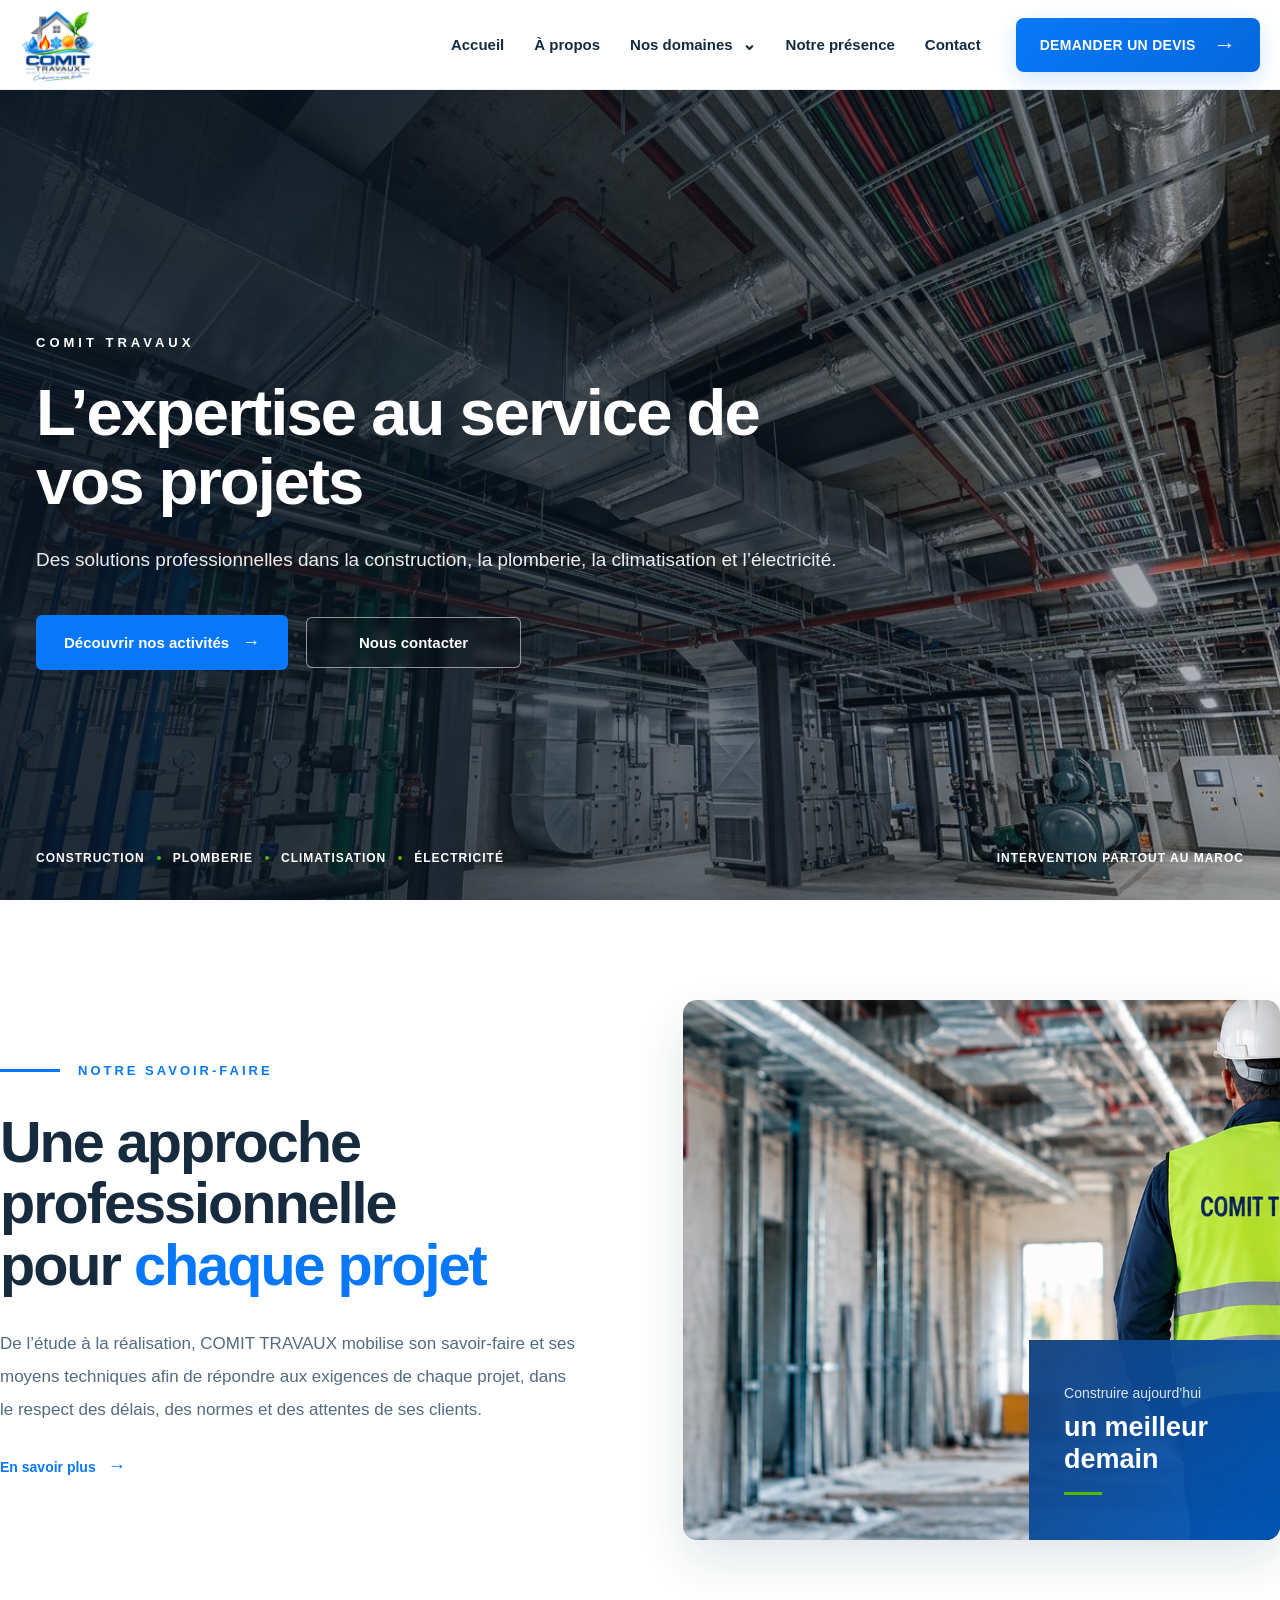
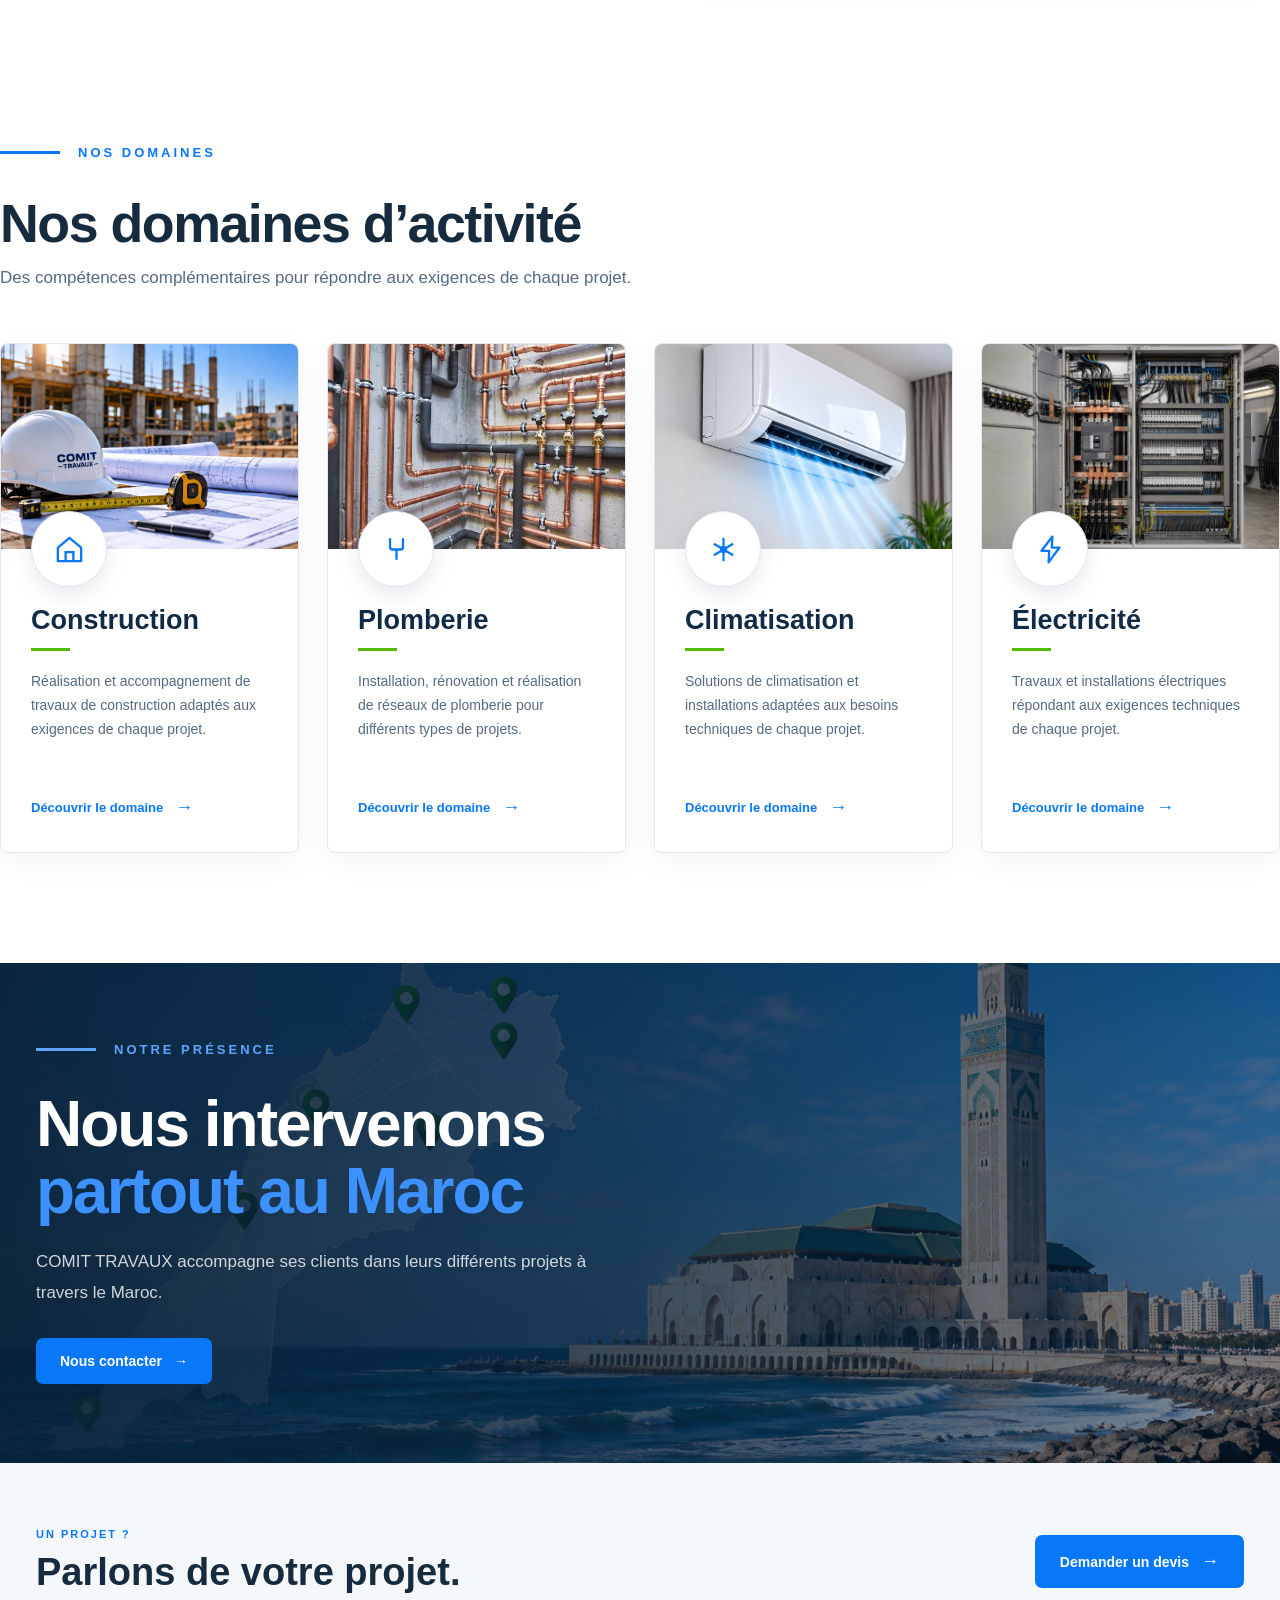
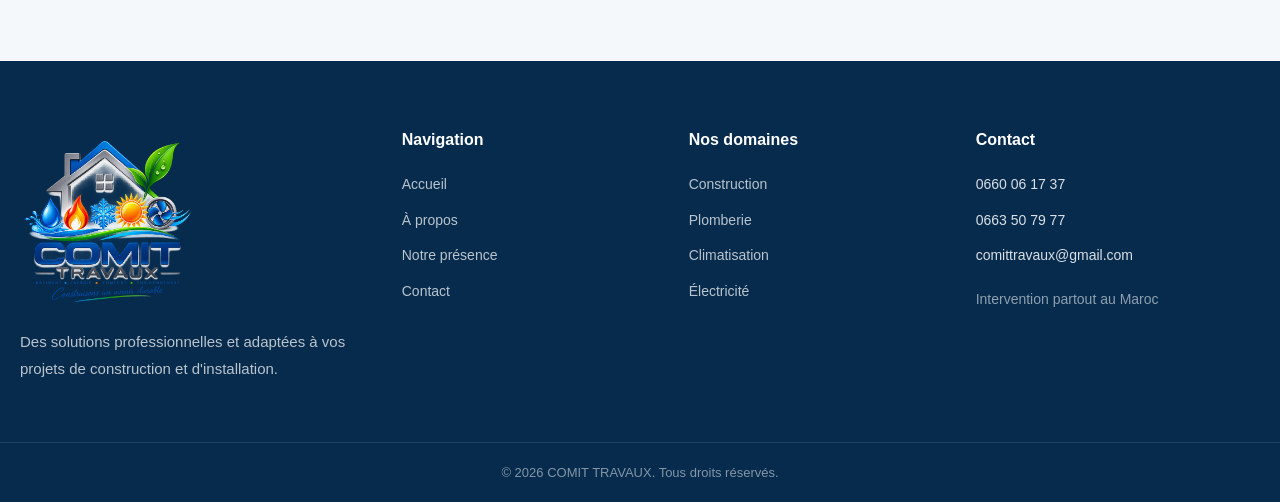
<file: pages/Accueil/accueil.html>
<!DOCTYPE html>
<html lang="fr">

<head>

    <meta charset="UTF-8">

    <meta
        name="viewport"
        content="width=device-width, initial-scale=1.0"
    >

    <meta
        name="description"
        content="COMIT TRAVAUX - Construction, plomberie, climatisation et électricité."
    >
 <!-- OPEN GRAPH -->
    <meta property="og:title" content="COMIT TRAVAUX | Solutions professionnelles au Maroc">
    <meta property="og:description" content="COMIT TRAVAUX - Solutions professionnelles pour vos projets.">
    <meta property="og:image" content="../../images/savoir-faire.jpg">

    <title>Accueil | COMIT TRAVAUX</title>

    <link rel="icon" type="image/png" href="../../images/logo.png">

    <!-- CSS COMMUN -->

    <link
        rel="stylesheet"
        href="../../style.css"
    >


    <!-- CSS DE L'ACCUEIL -->

    <link
        rel="stylesheet"
        href="accueil.css"
    >

</head>


<body>


<!-- =====================================================
     HEADER
===================================================== -->
 <div id="site-header"></div>


<!-- =====================================================
     CONTENU PRINCIPAL
===================================================== -->

<main>


<!-- =====================================================
     HERO
===================================================== -->

<section class="hero">


    <div class="hero-overlay"></div>


    <div class="hero-container">


        <div class="hero-content">


            <span class="hero-label">
                COMIT TRAVAUX
            </span>


            <h1>

                L’expertise au service de
                <br>

                vos projets

            </h1>


            <p>

                Des solutions professionnelles dans
                la construction, la plomberie,
                la climatisation et l’électricité.

            </p>


            <div class="hero-buttons">


                <a
                    href="#domaines"
                    class="primary-button"
                >

                    Découvrir nos activités

                    <span>
                        →
                    </span>

                </a>


                <a
                    href="../Contact/Contact.html"
                    class="secondary-button"
                >

                    Nous contacter

                </a>


            </div>


        </div>


        <div class="hero-bottom">


            <div class="hero-domains">

                <span>
                    CONSTRUCTION
                </span>

                <span>
                    PLOMBERIE
                </span>

                <span>
                    CLIMATISATION
                </span>

                <span>
                    ÉLECTRICITÉ
                </span>

            </div>


            <span class="hero-location">

                INTERVENTION PARTOUT AU MAROC

            </span>


        </div>


    </div>


</section>



<!-- =====================================================
     SAVOIR-FAIRE
===================================================== -->

<section class="expertise">


    <div class="section-container">


        <div class="expertise-content">


            <div class="section-label">

                <span></span>

                NOTRE SAVOIR-FAIRE

            </div>


            <h2>

                Une approche
                <br>

                professionnelle
                <br>

                pour

                <strong>
                    chaque projet
                </strong>

            </h2>


            <p>

                De l’étude à la réalisation,
                COMIT TRAVAUX mobilise son
                savoir-faire et ses moyens techniques
                afin de répondre aux exigences de
                chaque projet, dans le respect des
                délais, des normes et des attentes
                de ses clients.

            </p>


            <a
                href="../À propos/a-propos.html"
                class="text-button"
            >

                En savoir plus

                <span>
                    →
                </span>

            </a>


        </div>


        <div class="expertise-image">


            <img
                src="../../images/savoir-faire.jpg"
                alt="Chantier COMIT TRAVAUX"
            >


            <div class="expertise-card">


                <span>
                    Construire aujourd’hui
                </span>


                <strong>

                    un meilleur
                    <br>
                    demain

                </strong>


            </div>


        </div>


    </div>


</section>



<!-- =====================================================
     DOMAINES
===================================================== -->

<section
    class="domains"
    id="domaines"
>


    <div class="section-container">


        <div class="section-heading">


            <div class="section-label">

                <span></span>

                NOS DOMAINES

            </div>


            <h2>
                Nos domaines d’activité
            </h2>


            <p>

                Des compétences complémentaires
                pour répondre aux exigences
                de chaque projet.

            </p>


        </div>



        <div class="domains-grid">


            <!-- CONSTRUCTION -->

            <article class="domain-card">


                <div class="domain-image">

                    <img
                        src="../../images/construction.jpg"
                        alt="Construction"
                    >

                </div>


                <div class="domain-icon">

                    <svg
                        viewBox="0 0 24 24"
                        fill="none"
                        xmlns="http://www.w3.org/2000/svg"
                    >

                        <path
                            d="M3 10.5L12 3L21 10.5V21H3V10.5Z"
                            stroke="currentColor"
                            stroke-width="1.8"
                            stroke-linejoin="round"
                        />

                        <path
                            d="M9 21V14H15V21"
                            stroke="currentColor"
                            stroke-width="1.8"
                        />

                    </svg>

                </div>


                <div class="domain-content">


                    <h3>
                        Construction
                    </h3>


                    <span class="domain-line"></span>


                    <p>

                        Réalisation et accompagnement
                        de travaux de construction adaptés
                        aux exigences de chaque projet.

                    </p>


                    <a
                        href="../construction/construction.html"
                    >

                        Découvrir le domaine

                        <span>
                            →
                        </span>

                    </a>


                </div>


            </article>



            <!-- PLOMBERIE -->

            <article class="domain-card">


                <div class="domain-image">

                    <img
                        src="../../images/plomberie.jpg"
                        alt="Plomberie"
                    >

                </div>


                <div class="domain-icon">

                    <svg
                        viewBox="0 0 24 24"
                        fill="none"
                        xmlns="http://www.w3.org/2000/svg"
                    >

                        <path
                            d="M7 4V10C7 11.1 7.9 12 9 12H15C16.1 12 17 11.1 17 10V4"
                            stroke="currentColor"
                            stroke-width="1.8"
                            stroke-linecap="round"
                        />

                        <path
                            d="M12 12V20"
                            stroke="currentColor"
                            stroke-width="1.8"
                        />

                    </svg>

                </div>


                <div class="domain-content">


                    <h3>
                        Plomberie
                    </h3>


                    <span class="domain-line"></span>


                    <p>

                        Installation, rénovation et
                        réalisation de réseaux de plomberie
                        pour différents types de projets.

                    </p>


                    <a
                        href="../Plomberie/Plomberie.html"
                    >

                        Découvrir le domaine

                        <span>
                            →
                        </span>

                    </a>


                </div>


            </article>



            <!-- CLIMATISATION -->

            <article class="domain-card">


                <div class="domain-image">

                    <img
                        src="../../images/climatisation.jpg"
                        alt="Climatisation"
                    >

                </div>


                <div class="domain-icon">

                    <svg
                        viewBox="0 0 24 24"
                        fill="none"
                        xmlns="http://www.w3.org/2000/svg"
                    >

                        <path
                            d="M12 3V21"
                            stroke="currentColor"
                            stroke-width="1.7"
                        />

                        <path
                            d="M4.5 7.5L19.5 16.5"
                            stroke="currentColor"
                            stroke-width="1.7"
                        />

                        <path
                            d="M19.5 7.5L4.5 16.5"
                            stroke="currentColor"
                            stroke-width="1.7"
                        />

                        <circle
                            cx="12"
                            cy="12"
                            r="2"
                            stroke="currentColor"
                            stroke-width="1.7"
                        />

                    </svg>

                </div>


                <div class="domain-content">


                    <h3>
                        Climatisation
                    </h3>


                    <span class="domain-line"></span>


                    <p>

                        Solutions de climatisation et
                        installations adaptées aux besoins
                        techniques de chaque projet.

                    </p>


                    <a
                        href="../Climatisation/Climatisation.html"
                    >

                        Découvrir le domaine

                        <span>
                            →
                        </span>

                    </a>


                </div>


            </article>



            <!-- ELECTRICITE -->

            <article class="domain-card">


                <div class="domain-image">

                    <img
                        src="../../images/electricite.jpg"
                        alt="Électricité"
                    >

                </div>


                <div class="domain-icon">

                    <svg
                        viewBox="0 0 24 24"
                        fill="none"
                        xmlns="http://www.w3.org/2000/svg"
                    >

                        <path
                            d="M13.5 2L5 13H11L10.5 22L19 10.5H13L13.5 2Z"
                            stroke="currentColor"
                            stroke-width="1.8"
                            stroke-linejoin="round"
                        />

                    </svg>

                </div>


                <div class="domain-content">


                    <h3>
                        Électricité
                    </h3>


                    <span class="domain-line"></span>


                    <p>

                        Travaux et installations électriques
                        répondant aux exigences techniques
                        de chaque projet.

                    </p>


                    <a
                        href="../electricite/electricite.html"
                    >

                        Découvrir le domaine

                        <span>
                            →
                        </span>

                    </a>


                </div>


            </article>


        </div>


    </div>


</section>



<!-- =====================================================
     PRÉSENCE
===================================================== -->

<section
    class="presence"
    id="presence"
>


    <div class="presence-overlay"></div>


    <div class="presence-container">


        <div class="section-label light">

            <span></span>

            NOTRE PRÉSENCE

        </div>


        <h2>

            Nous intervenons
            <br>

            <strong>
                partout au Maroc
            </strong>

        </h2>


        <p>

            COMIT TRAVAUX accompagne ses
            clients dans leurs différents projets
            à travers le Maroc.

        </p>


        <a
            href="../Contact/Contact.html"
            class="presence-button"
        >

            Nous contacter

            <span>
                →
            </span>

        </a>


    </div>


</section>



<!-- =====================================================
     CTA FINAL
===================================================== -->

<section class="final-cta">


    <div class="final-cta-container">


        <div>

            <span>
                UN PROJET ?
            </span>


            <h2>
                Parlons de votre projet.
            </h2>

        </div>


        <a
            href="../Contact/Contact.html"
            class="final-cta-button"
        >

            Demander un devis

            <span>
                →
            </span>

        </a>


    </div>


</section>


</main>



<!-- =====================================================
     FOOTER
===================================================== -->
  <div id="site-footer"></div>

<script src="../../script.js"></script>

<script src="accueil.js"></script>


</body>

</html>
</file>
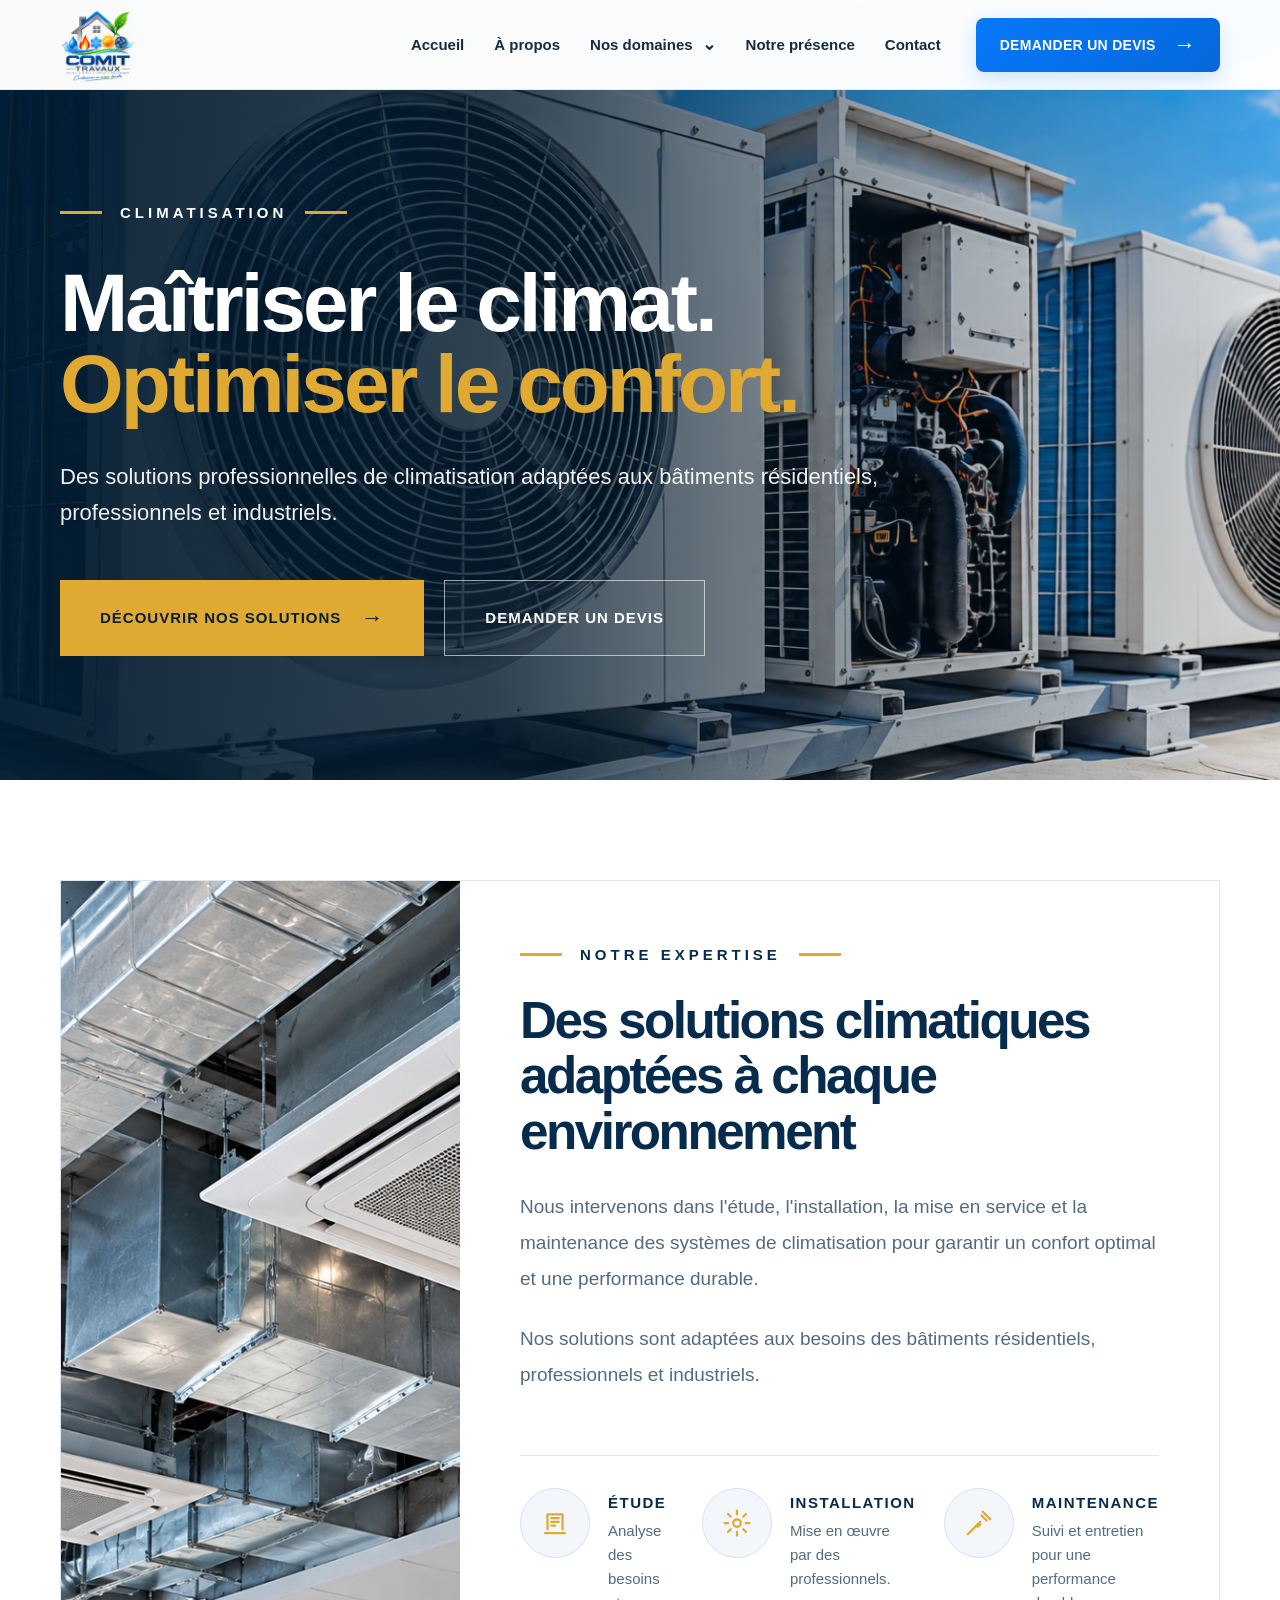
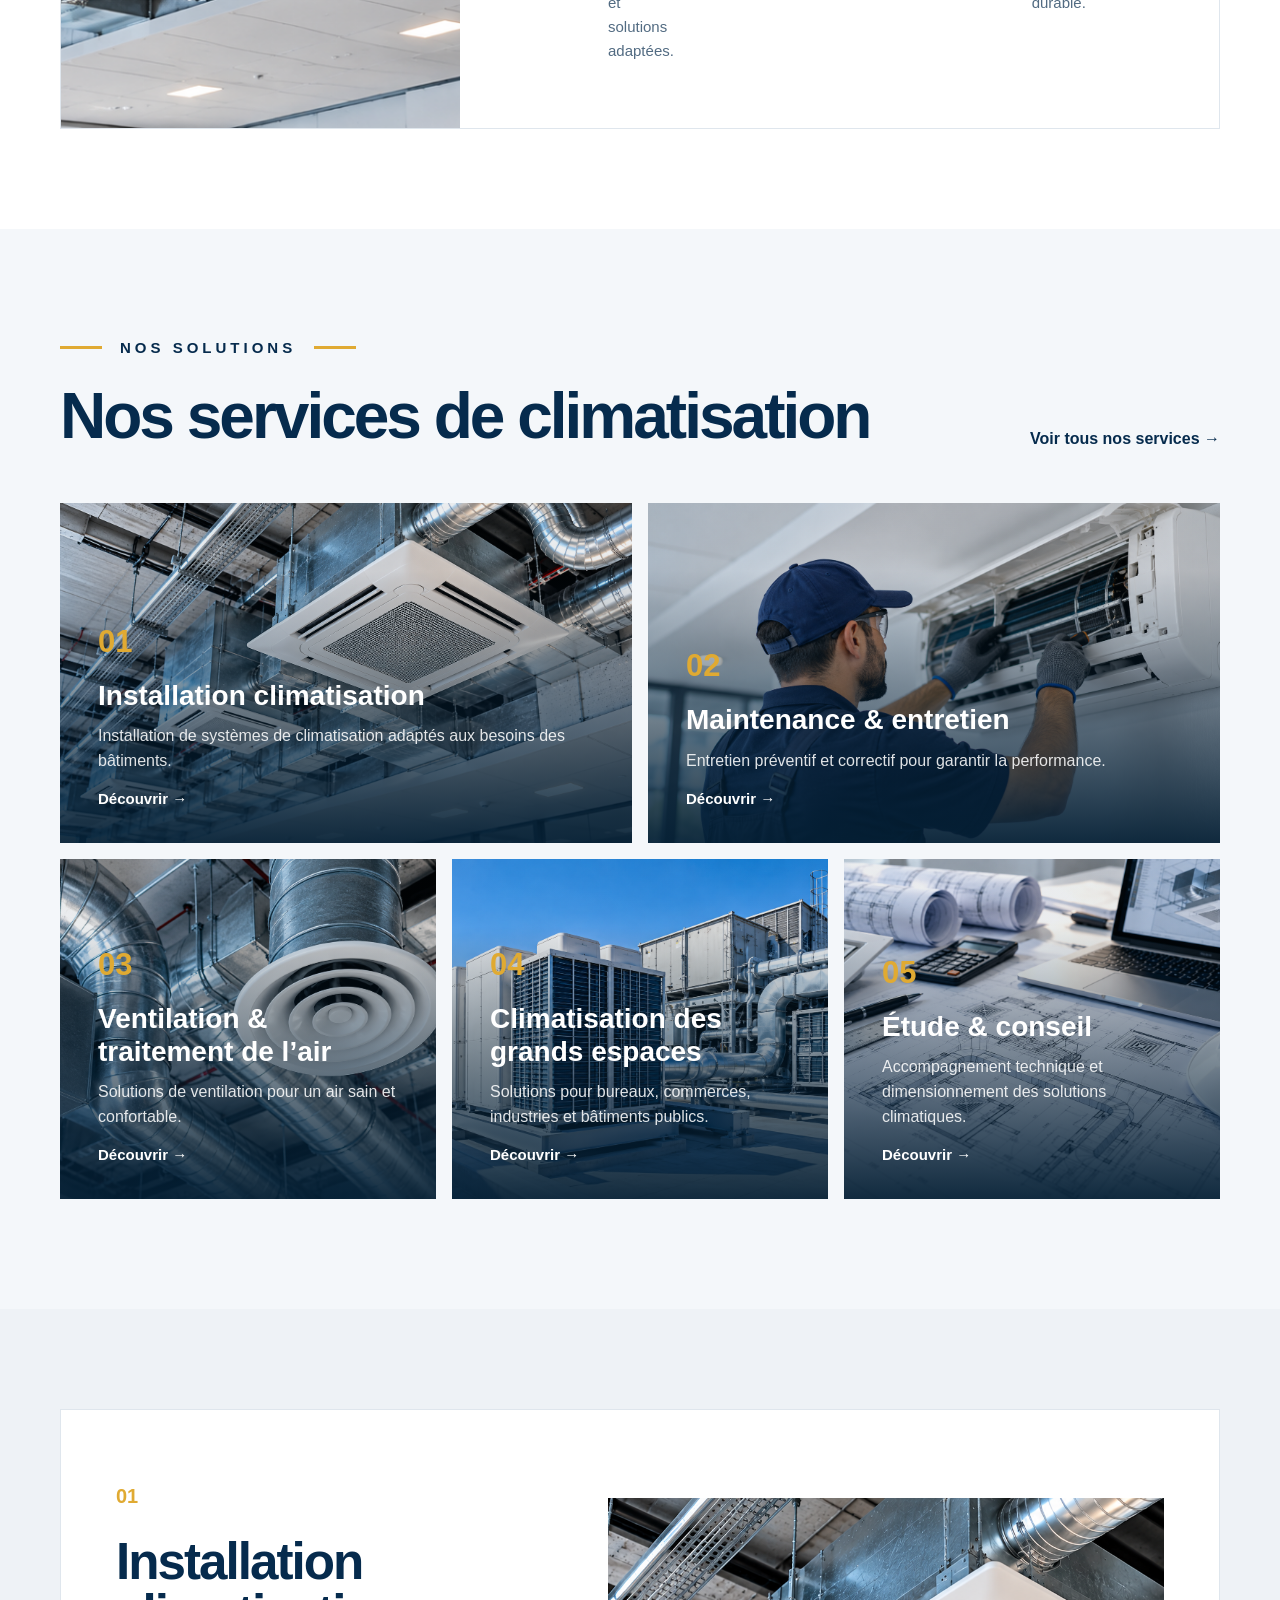
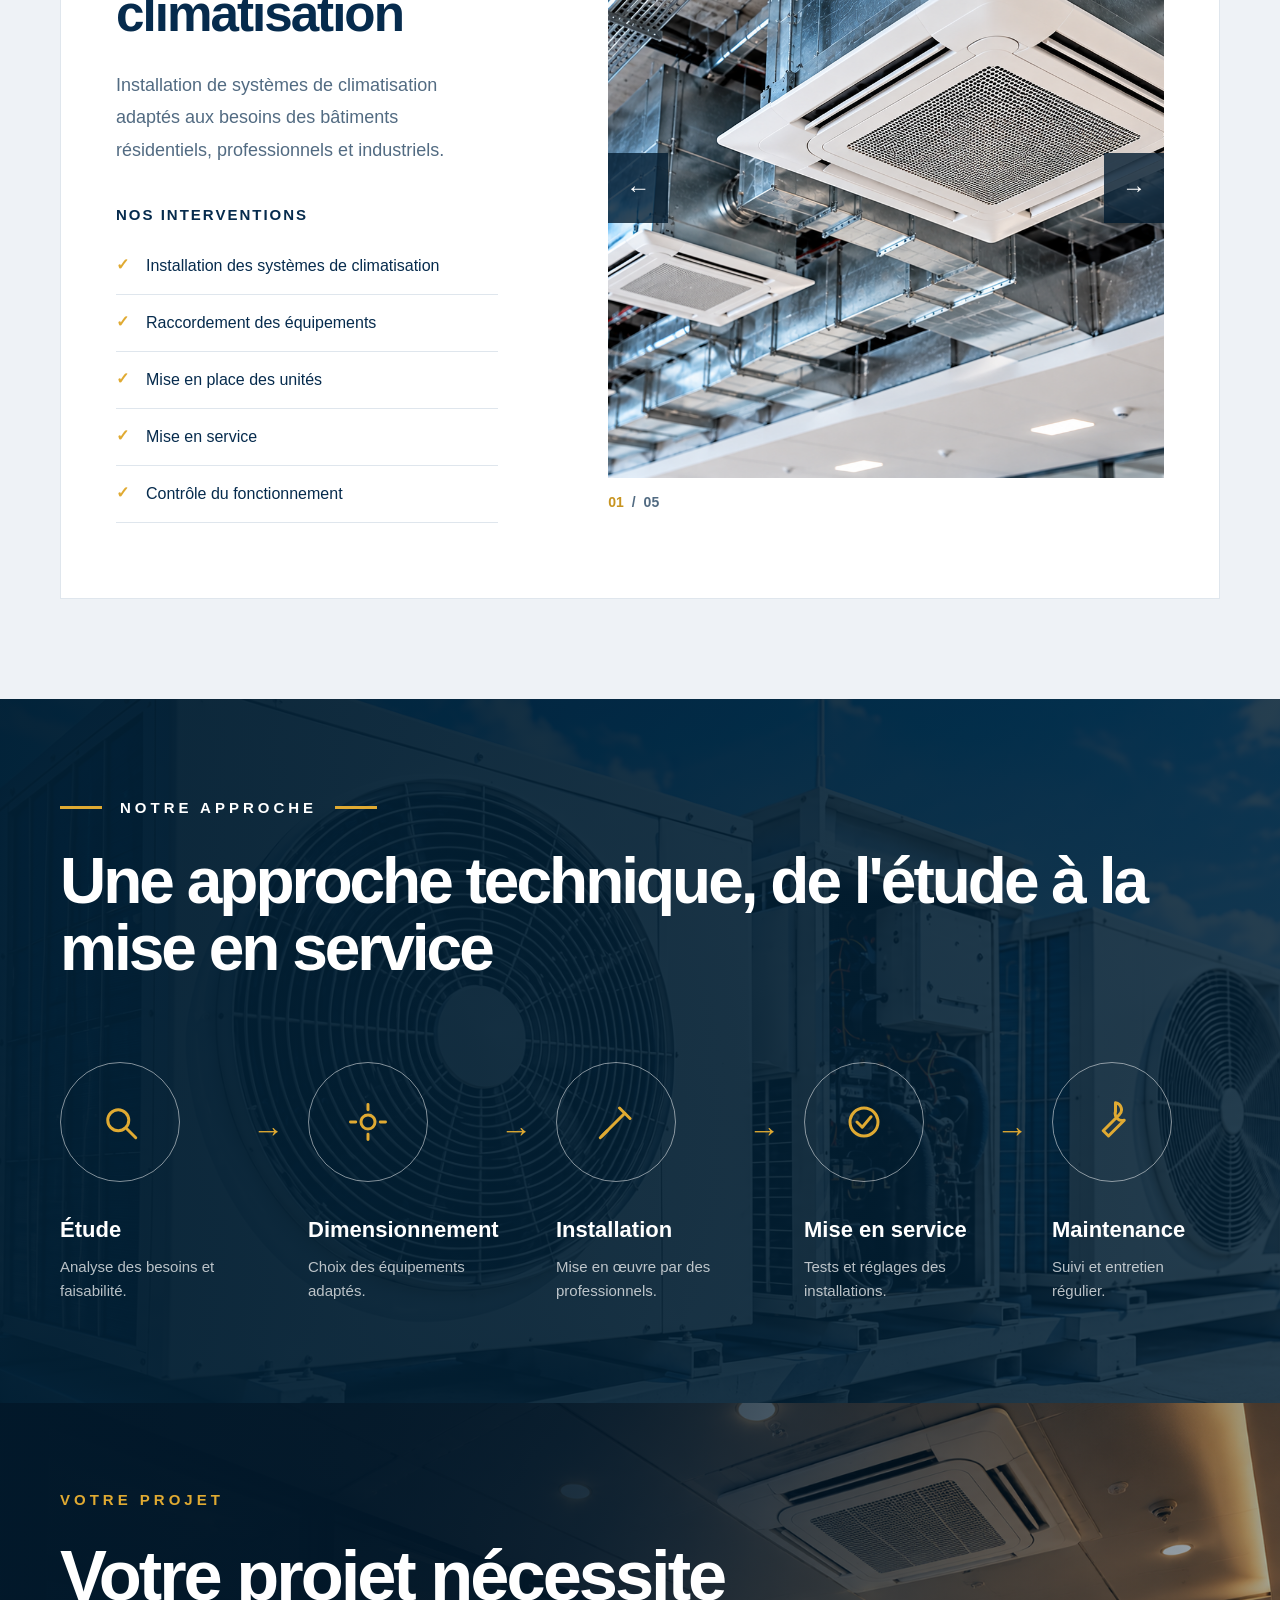
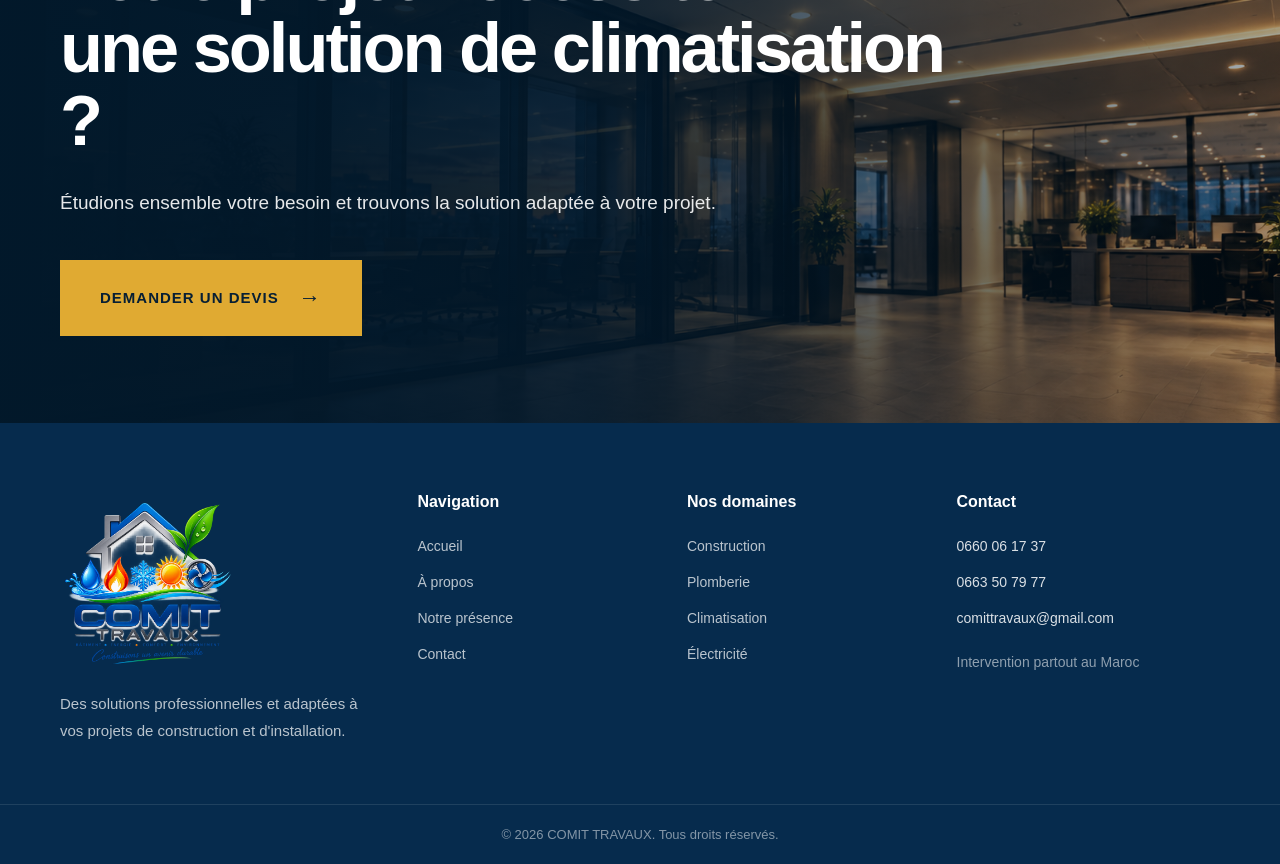
<file: pages/Climatisation/Climatisation.html>
<!DOCTYPE html>
<html lang="fr">
<head>
    <meta charset="UTF-8">
    <meta name="viewport" content="width=device-width, initial-scale=1.0">

    <title>Climatisation | COMIT TRAVAUX</title>

   <!-- CSS COMMUN DU SITE -->
<link rel="stylesheet" href="../../style.css">

<!-- CSS SPÉCIFIQUE CLIMATISATION -->
<link rel="stylesheet" href="Climatisation.css">
</head>

<body>

    <!-- =========================
         HEADER COMMUN
    ========================== -->
    <div id="site-header"></div>


    <main>

        <!-- =========================
             HERO
        ========================== -->
        <section class="clim-hero">

            <div class="clim-hero-bg"></div>
            <div class="clim-hero-overlay"></div>

            <div class="container clim-hero-content">

                <div class="section-label hero-label">
                    <span></span>
                    CLIMATISATION
                    <span></span>
                </div>

                <h1>
                    Maîtriser le climat.<br>
                    <strong>Optimiser le confort.</strong>
                </h1>

                <p>
                    Des solutions professionnelles de climatisation
                    adaptées aux bâtiments résidentiels, professionnels
                    et industriels.
                </p>

                <div class="hero-buttons">

                    <a href="#services" class="btn btn-gold">
                        DÉCOUVRIR NOS SOLUTIONS
                        <span>→</span>
                    </a>

                    <a href="#contact-clim" class="btn btn-outline">
                        DEMANDER UN DEVIS
                    </a>

                </div>

            </div>

        </section>


        <!-- =========================
             EXPERTISE
        ========================== -->
        <section class="expertise-section">

            <div class="container expertise-grid">

                <div class="expertise-image">
                    <img
                        src="../../images/climatisation/expertise.jpg"
                        alt="Installation de climatisation"
                    >
                </div>

                <div class="expertise-content">

                    <div class="section-label gold-label">
                        <span></span>
                        NOTRE EXPERTISE
                        <span></span>
                    </div>

                    <h2>
                        Des solutions climatiques adaptées à chaque environnement
                    </h2>

                    <p>
                        Nous intervenons dans l'étude, l'installation,
                        la mise en service et la maintenance des systèmes
                        de climatisation pour garantir un confort optimal
                        et une performance durable.
                    </p>

                    <p>
                        Nos solutions sont adaptées aux besoins des bâtiments
                        résidentiels, professionnels et industriels.
                    </p>

                    <div class="expertise-items">

                        <div class="expertise-item">

                            <div class="expertise-icon">
                                <svg viewBox="0 0 24 24" aria-hidden="true">
                                    <path d="M4 20h16M6 17V5h12v12M9 8h6M9 11h6M9 14h3"/>
                                </svg>
                            </div>

                            <div>
                                <h3>ÉTUDE</h3>
                                <p>
                                    Analyse des besoins et solutions adaptées.
                                </p>
                            </div>

                        </div>


                        <div class="expertise-item">

                            <div class="expertise-icon">
                                <svg viewBox="0 0 24 24" aria-hidden="true">
                                    <circle cx="12" cy="12" r="3"></circle>
                                    <path d="M12 2v3M12 19v3M2 12h3M19 12h3
                                             M4.9 4.9l2.1 2.1M17 17l2.1 2.1
                                             M19.1 4.9L17 7M7 17l-2.1 2.1"/>
                                </svg>
                            </div>

                            <div>
                                <h3>INSTALLATION</h3>
                                <p>
                                    Mise en œuvre par des professionnels.
                                </p>
                            </div>

                        </div>


                        <div class="expertise-item">

                            <div class="expertise-icon">
                                <svg viewBox="0 0 24 24" aria-hidden="true">
                                    <path d="M14 6l4 4M5 19l8-8M3 21l4-4
                                             M15 3l6 6M13 13l-2 2"/>
                                </svg>
                            </div>

                            <div>
                                <h3>MAINTENANCE</h3>
                                <p>
                                    Suivi et entretien pour une performance durable.
                                </p>
                            </div>

                        </div>

                    </div>

                </div>

            </div>

        </section>


        <!-- =========================
             SERVICES
        ========================== -->
        <section class="services-section" id="services">

            <div class="container">

                <div class="services-heading">

                    <div>
                        <div class="section-label gold-label">
                            <span></span>
                            NOS SOLUTIONS
                            <span></span>
                        </div>

                        <h2>Nos services de climatisation</h2>
                    </div>

                    <a href="#service-details" class="services-link">
                        Voir tous nos services →
                    </a>

                </div>


                <div class="services-grid">

                    <!-- SERVICE 01 -->
                    <article class="service-card service-large">

                        <img
                            src="../../images/climatisation/service-01.jpg"
                            alt="Installation climatisation"
                        >

                        <div class="service-overlay"></div>

                        <div class="service-content">

                            <span class="service-number">01</span>

                            <h3>Installation climatisation</h3>

                            <p>
                                Installation de systèmes de climatisation
                                adaptés aux besoins des bâtiments.
                            </p>

                            <a href="#service-details" data-service="0">
                                Découvrir →
                            </a>

                        </div>

                    </article>


                    <!-- SERVICE 02 -->
                    <article class="service-card service-large">

                        <img
                            src="../../images/climatisation/service-02.jpg"
                            alt="Maintenance climatisation"
                        >

                        <div class="service-overlay"></div>

                        <div class="service-content">

                            <span class="service-number">02</span>

                            <h3>Maintenance & entretien</h3>

                            <p>
                                Entretien préventif et correctif pour garantir
                                la performance.
                            </p>

                            <a href="#service-details" data-service="1">
                                Découvrir →
                            </a>

                        </div>

                    </article>


                    <!-- SERVICE 03 -->
                    <article class="service-card">

                        <img
                            src="../../images/climatisation/service-03.jpg"
                            alt="Ventilation et traitement de l'air"
                        >

                        <div class="service-overlay"></div>

                        <div class="service-content">

                            <span class="service-number">03</span>

                            <h3>Ventilation & traitement de l’air</h3>

                            <p>
                                Solutions de ventilation pour un air sain
                                et confortable.
                            </p>

                            <a href="#service-details" data-service="2">
                                Découvrir →
                            </a>

                        </div>

                    </article>


                    <!-- SERVICE 04 -->
                    <article class="service-card">

                        <img
                            src="../../images/climatisation/service-04.jpg"
                            alt="Climatisation des grands espaces"
                        >

                        <div class="service-overlay"></div>

                        <div class="service-content">

                            <span class="service-number">04</span>

                            <h3>Climatisation des grands espaces</h3>

                            <p>
                                Solutions pour bureaux, commerces,
                                industries et bâtiments publics.
                            </p>

                            <a href="#service-details" data-service="3">
                                Découvrir →
                            </a>

                        </div>

                    </article>


                    <!-- SERVICE 05 -->
                    <article class="service-card">

                        <img
                            src="../../images/climatisation/service-05.jpg"
                            alt="Étude et conseil en climatisation"
                        >

                        <div class="service-overlay"></div>

                        <div class="service-content">

                            <span class="service-number">05</span>

                            <h3>Étude & conseil</h3>

                            <p>
                                Accompagnement technique et dimensionnement
                                des solutions climatiques.
                            </p>

                            <a href="#service-details" data-service="4">
                                Découvrir →
                            </a>

                        </div>

                    </article>

                </div>

            </div>

        </section>


        <!-- =========================
             SERVICE DETAIL
        ========================== -->
        <section class="service-details-section" id="service-details">

            <div class="container">

                <div class="detail-box">

                    <div class="detail-content">

                        <span class="detail-number" id="detail-number">
                            01
                        </span>

                        <h2 id="detail-title">
                            Installation climatisation
                        </h2>

                        <p id="detail-description">
                            Installation de systèmes de climatisation adaptés
                            aux besoins des bâtiments résidentiels,
                            professionnels et industriels.
                        </p>

                        <h3>NOS INTERVENTIONS</h3>

                        <ul id="detail-list">

                            <li>Installation des systèmes de climatisation</li>
                            <li>Raccordement des équipements</li>
                            <li>Mise en place des unités</li>
                            <li>Mise en service</li>
                            <li>Contrôle du fonctionnement</li>

                        </ul>

                    </div>


                    <div class="detail-gallery">

                        <div class="detail-main-image">

                            <img
                                id="detail-image"
                                src="../../images/climatisation/service-01.jpg"
                                alt="Service climatisation"
                            >

                            <button
                                class="gallery-button gallery-prev"
                                id="prev-service"
                                aria-label="Service précédent"
                            >
                                ←
                            </button>

                            <button
                                class="gallery-button gallery-next"
                                id="next-service"
                                aria-label="Service suivant"
                            >
                                →
                            </button>

                        </div>

                        <div class="detail-counter">
                            <span id="current-service">01</span>
                            <span>/</span>
                            <span>05</span>
                        </div>

                    </div>

                </div>

            </div>

        </section>


        <!-- =========================
             NOTRE APPROCHE
        ========================== -->
        <section class="approach-section">

            <div class="approach-background"></div>
            <div class="approach-overlay"></div>

            <div class="container approach-content">

                <div class="section-label approach-label">
                    <span></span>
                    NOTRE APPROCHE
                    <span></span>
                </div>

                <h2>
                    Une approche technique, de l'étude à la mise en service
                </h2>


                <div class="approach-steps">

                    <!-- 01 -->
                    <div class="approach-step">

                        <div class="approach-icon">
                            <svg viewBox="0 0 24 24">
                                <circle cx="11" cy="11" r="6"></circle>
                                <path d="M16 16l5 5"></path>
                            </svg>
                        </div>

                        <h3>Étude</h3>

                        <p>
                            Analyse des besoins et faisabilité.
                        </p>

                    </div>


                    <span class="step-arrow">→</span>


                    <!-- 02 -->
                    <div class="approach-step">

                        <div class="approach-icon">
                            <svg viewBox="0 0 24 24">
                                <circle cx="12" cy="12" r="4"></circle>
                                <path d="M12 2v3M12 19v3M2 12h3M19 12h3"/>
                            </svg>
                        </div>

                        <h3>Dimensionnement</h3>

                        <p>
                            Choix des équipements adaptés.
                        </p>

                    </div>


                    <span class="step-arrow">→</span>


                    <!-- 03 -->
                    <div class="approach-step">

                        <div class="approach-icon">
                            <svg viewBox="0 0 24 24">
                                <path d="M4 20L17 7"></path>
                                <path d="M14 4l6 6"></path>
                                <path d="M3 21l4-4"></path>
                            </svg>
                        </div>

                        <h3>Installation</h3>

                        <p>
                            Mise en œuvre par des professionnels.
                        </p>

                    </div>


                    <span class="step-arrow">→</span>


                    <!-- 04 -->
                    <div class="approach-step">

                        <div class="approach-icon">
                            <svg viewBox="0 0 24 24">
                                <circle cx="12" cy="12" r="8"></circle>
                                <path d="M8 12l3 3 5-6"></path>
                            </svg>
                        </div>

                        <h3>Mise en service</h3>

                        <p>
                            Tests et réglages des installations.
                        </p>

                    </div>


                    <span class="step-arrow">→</span>


                    <!-- 05 -->
                    <div class="approach-step">

                        <div class="approach-icon">
                            <svg viewBox="0 0 24 24">
                                <path d="M14 6a4 4 0 0 0 5 5l-9 9-3-3 9-9a4 4 0 0 0-2-7z"/>
                            </svg>
                        </div>

                        <h3>Maintenance</h3>

                        <p>
                            Suivi et entretien régulier.
                        </p>

                    </div>

                </div>

            </div>

        </section>


        <!-- =========================
             CTA
        ========================== -->
        <section class="clim-cta" id="contact-clim">

            <div class="cta-background"></div>
            <div class="cta-overlay"></div>

            <div class="container cta-content">

                <div class="section-label cta-label">
                    VOTRE PROJET
                </div>

                <h2>
                    Votre projet nécessite<br>
                    une solution de climatisation ?
                </h2>

                <p>
                    Étudions ensemble votre besoin et trouvons
                    la solution adaptée à votre projet.
                </p>

                <a href="../Contact/Contact.html" class="btn btn-gold">
                    DEMANDER UN DEVIS
                    <span>→</span>
                </a>

            </div>

        </section>

    </main>


    <!-- =========================
         FOOTER COMMUN
    ========================== -->
    <div id="site-footer"></div>


    <!-- JS COMMUN -->
    <script src="../../script.js"></script>

    <!-- JS CLIMATISATION -->
    <script src="Climatisation.js"></script>

</body>
</html>
</file>
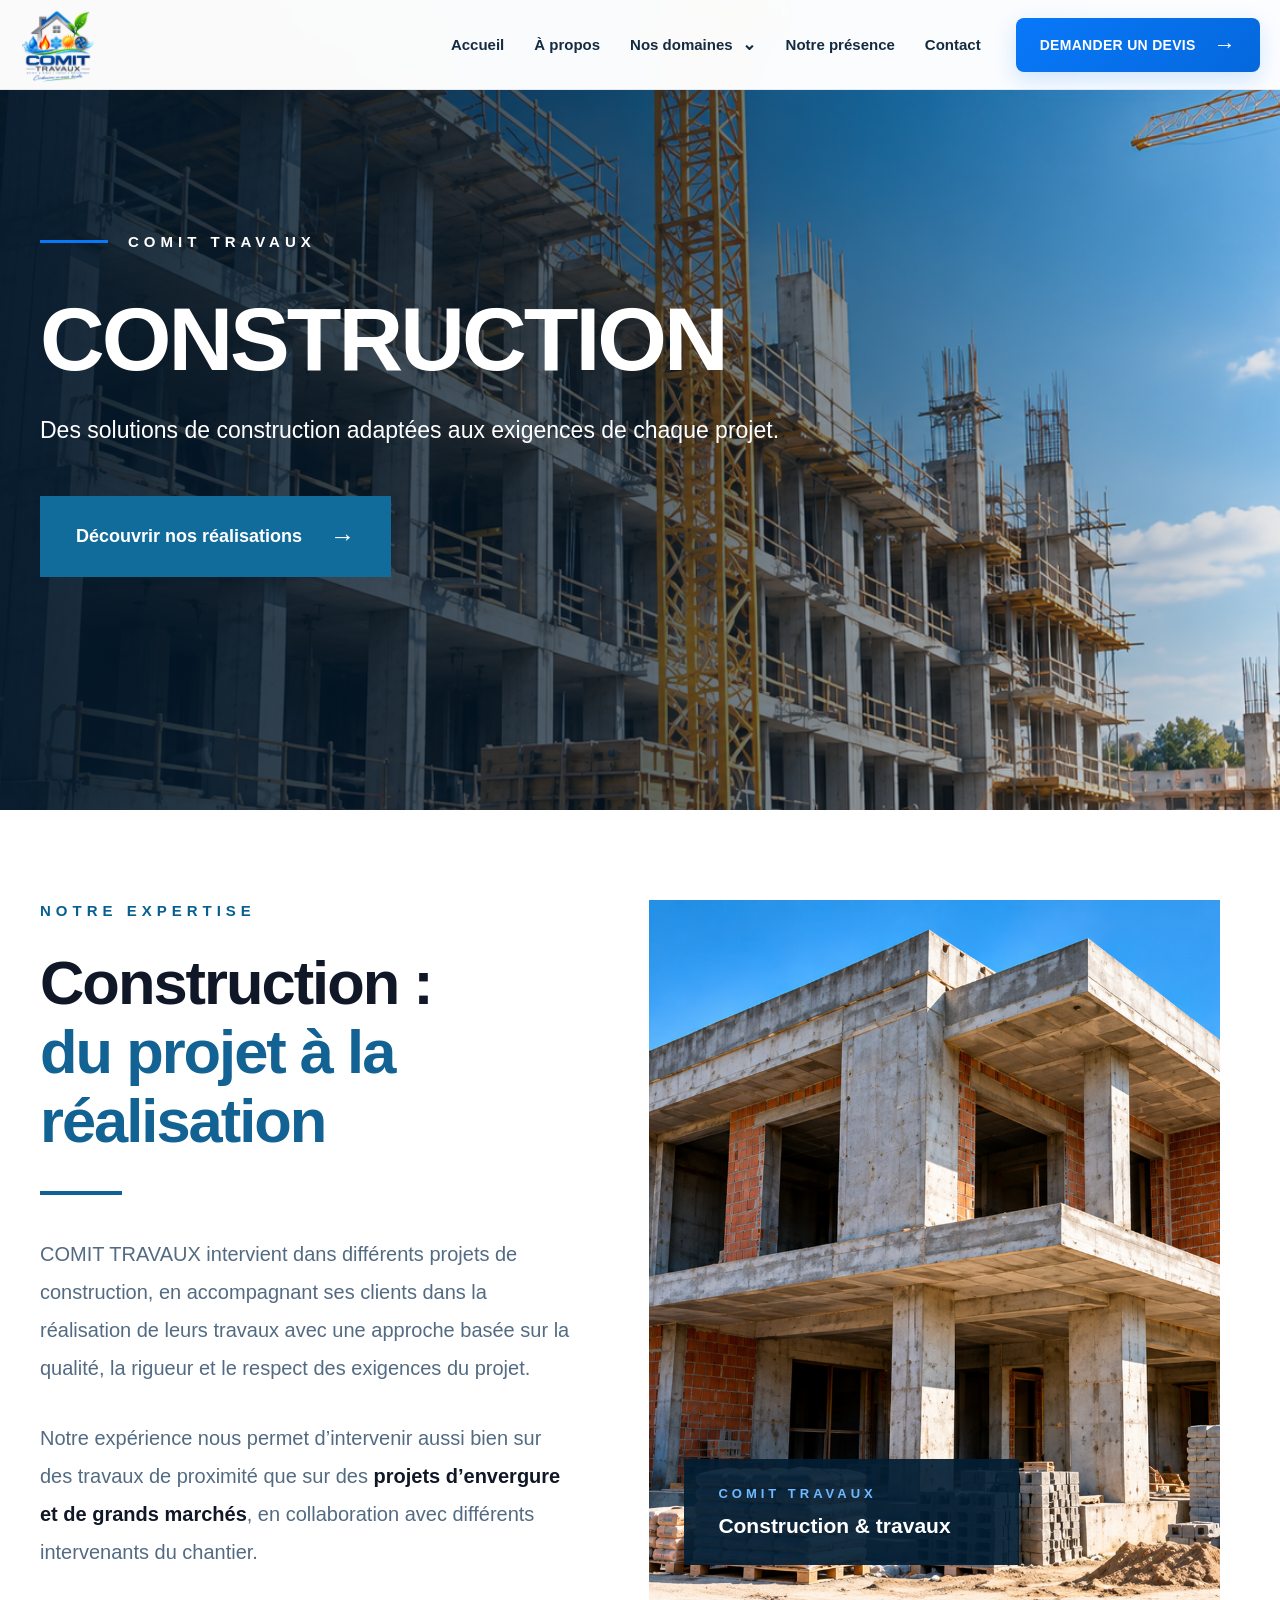
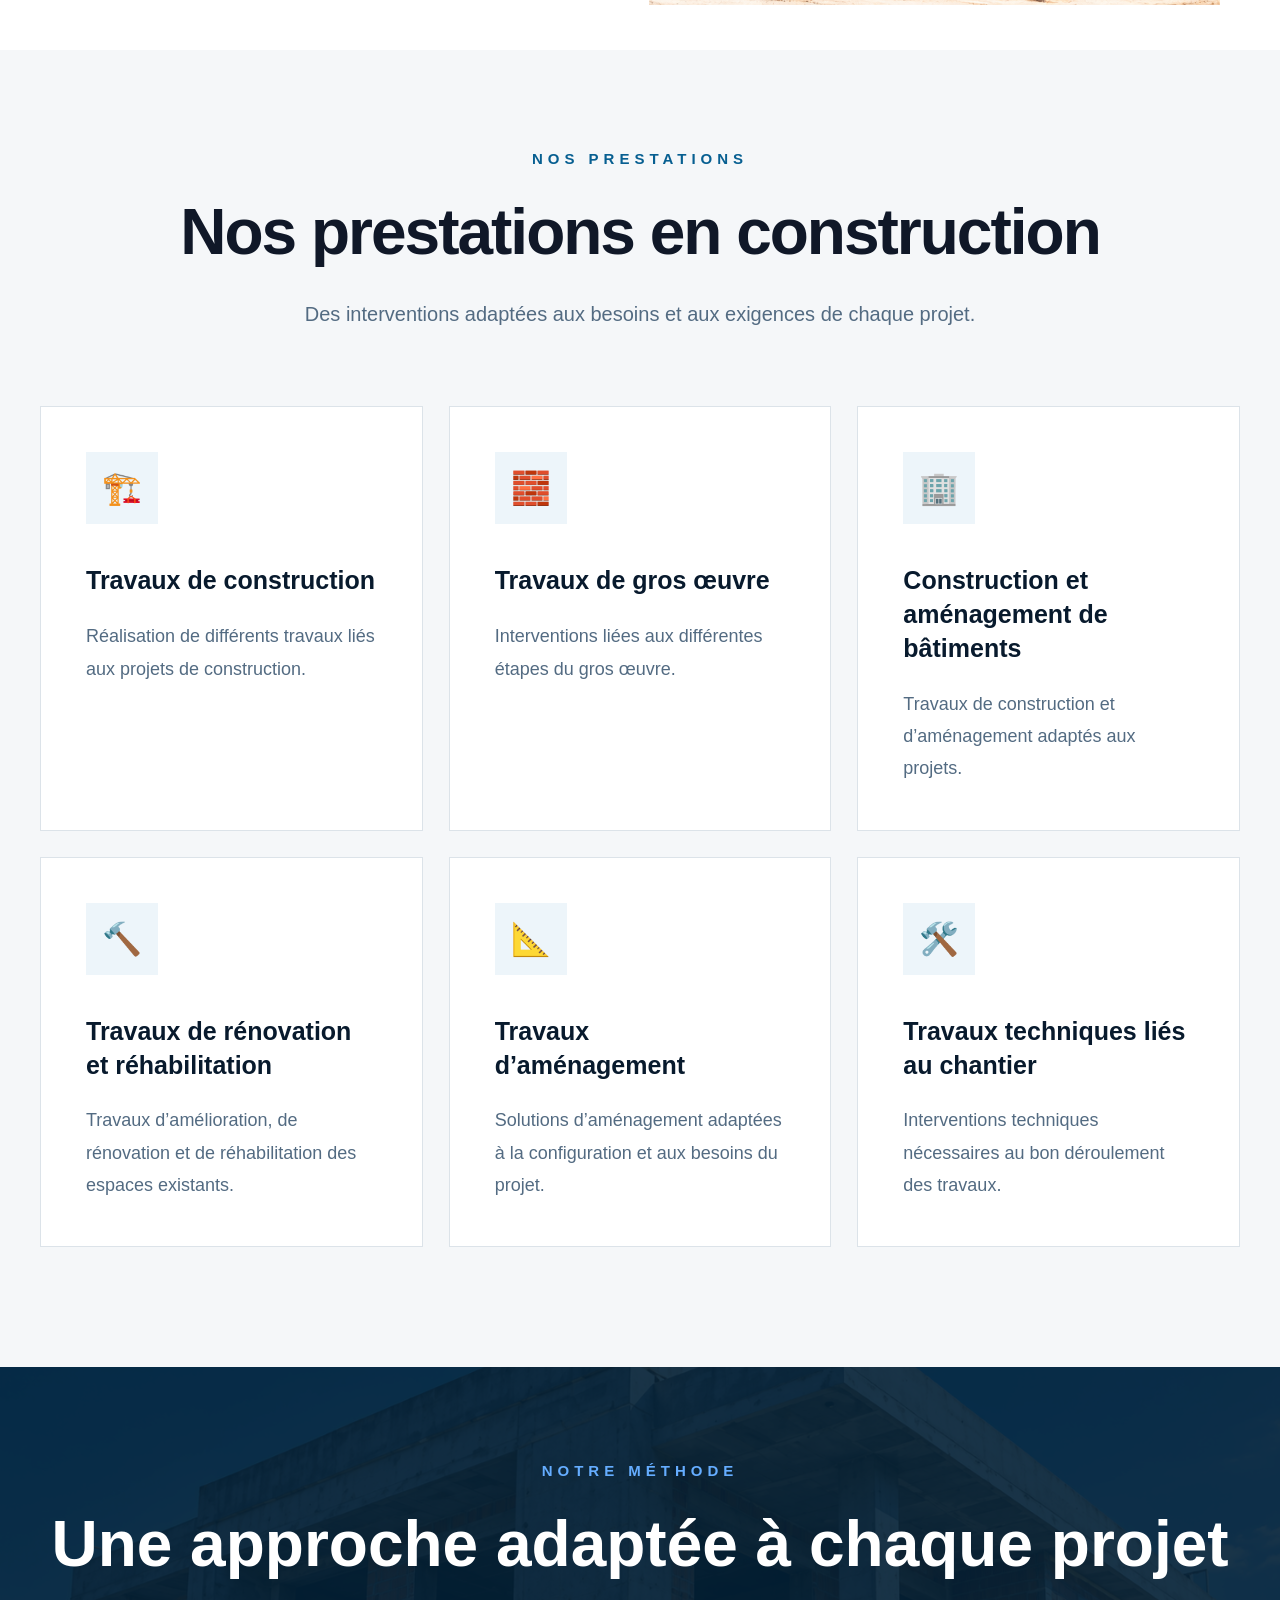
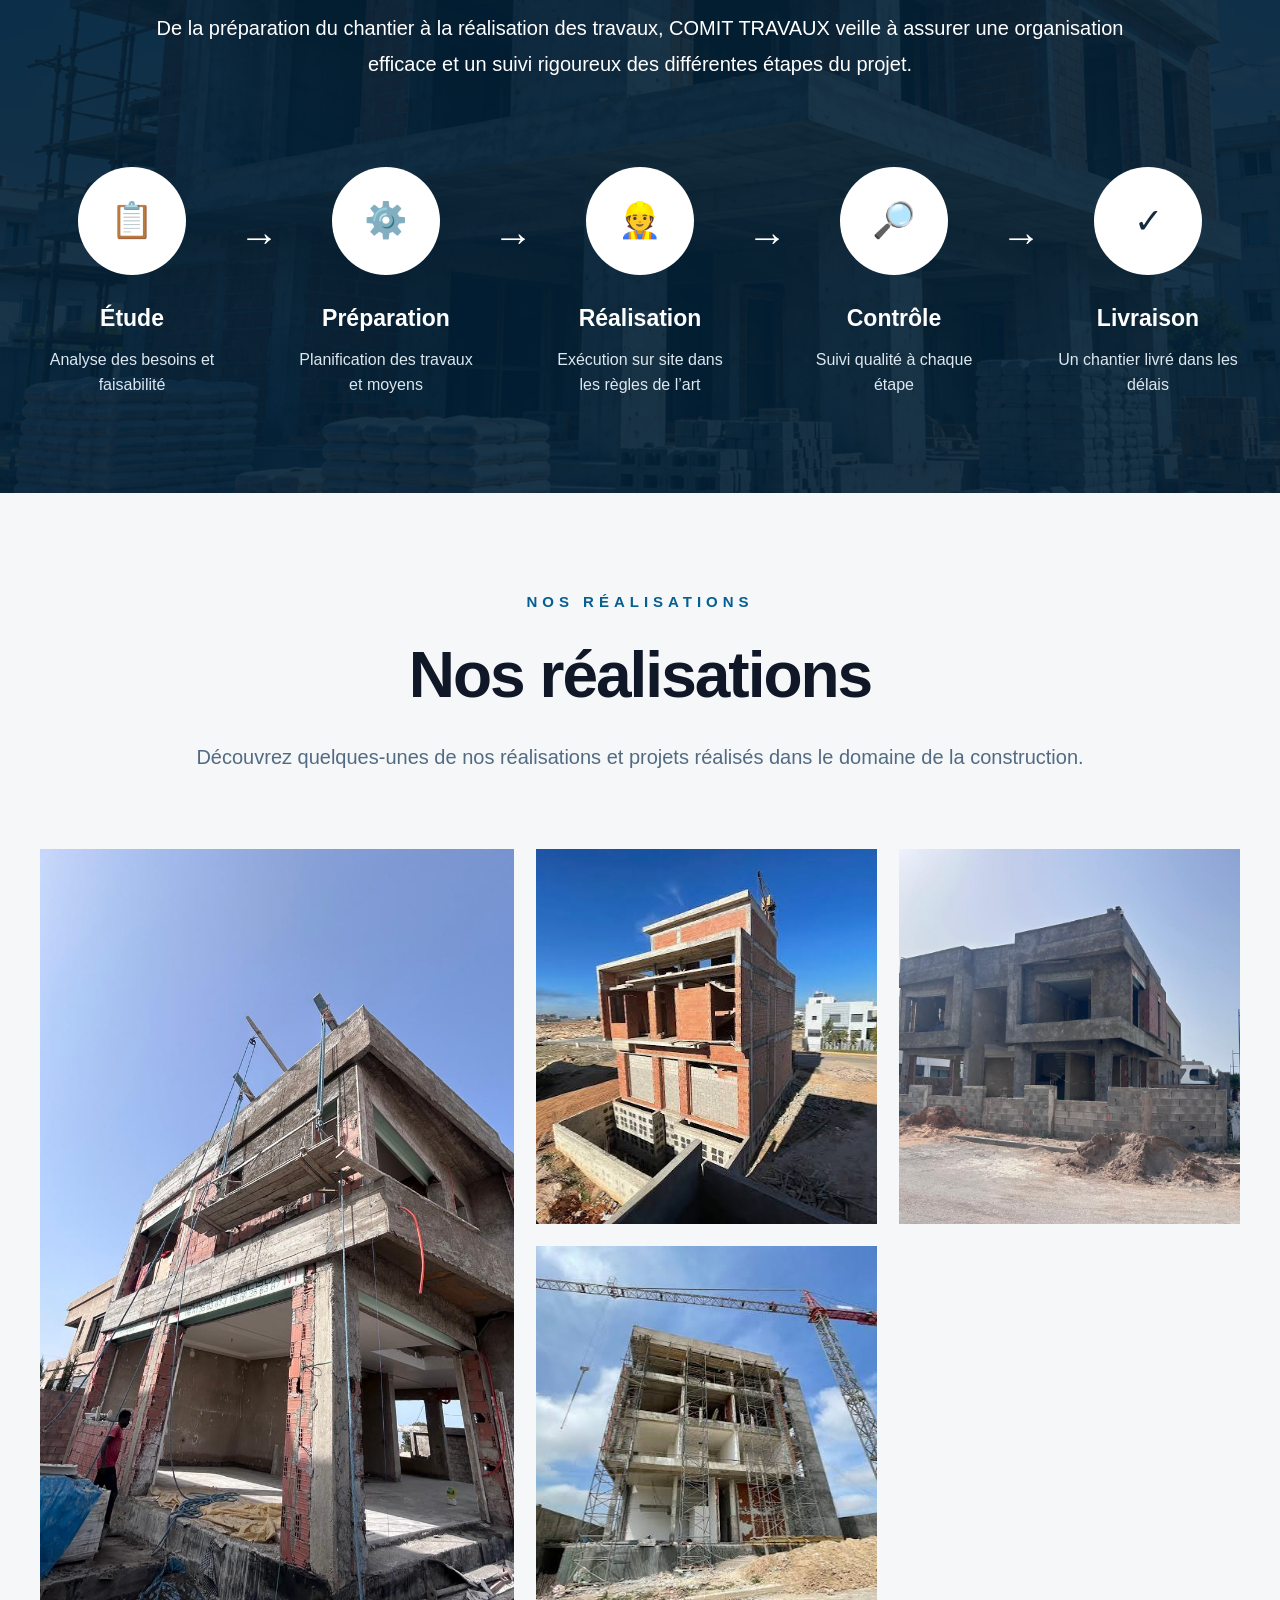
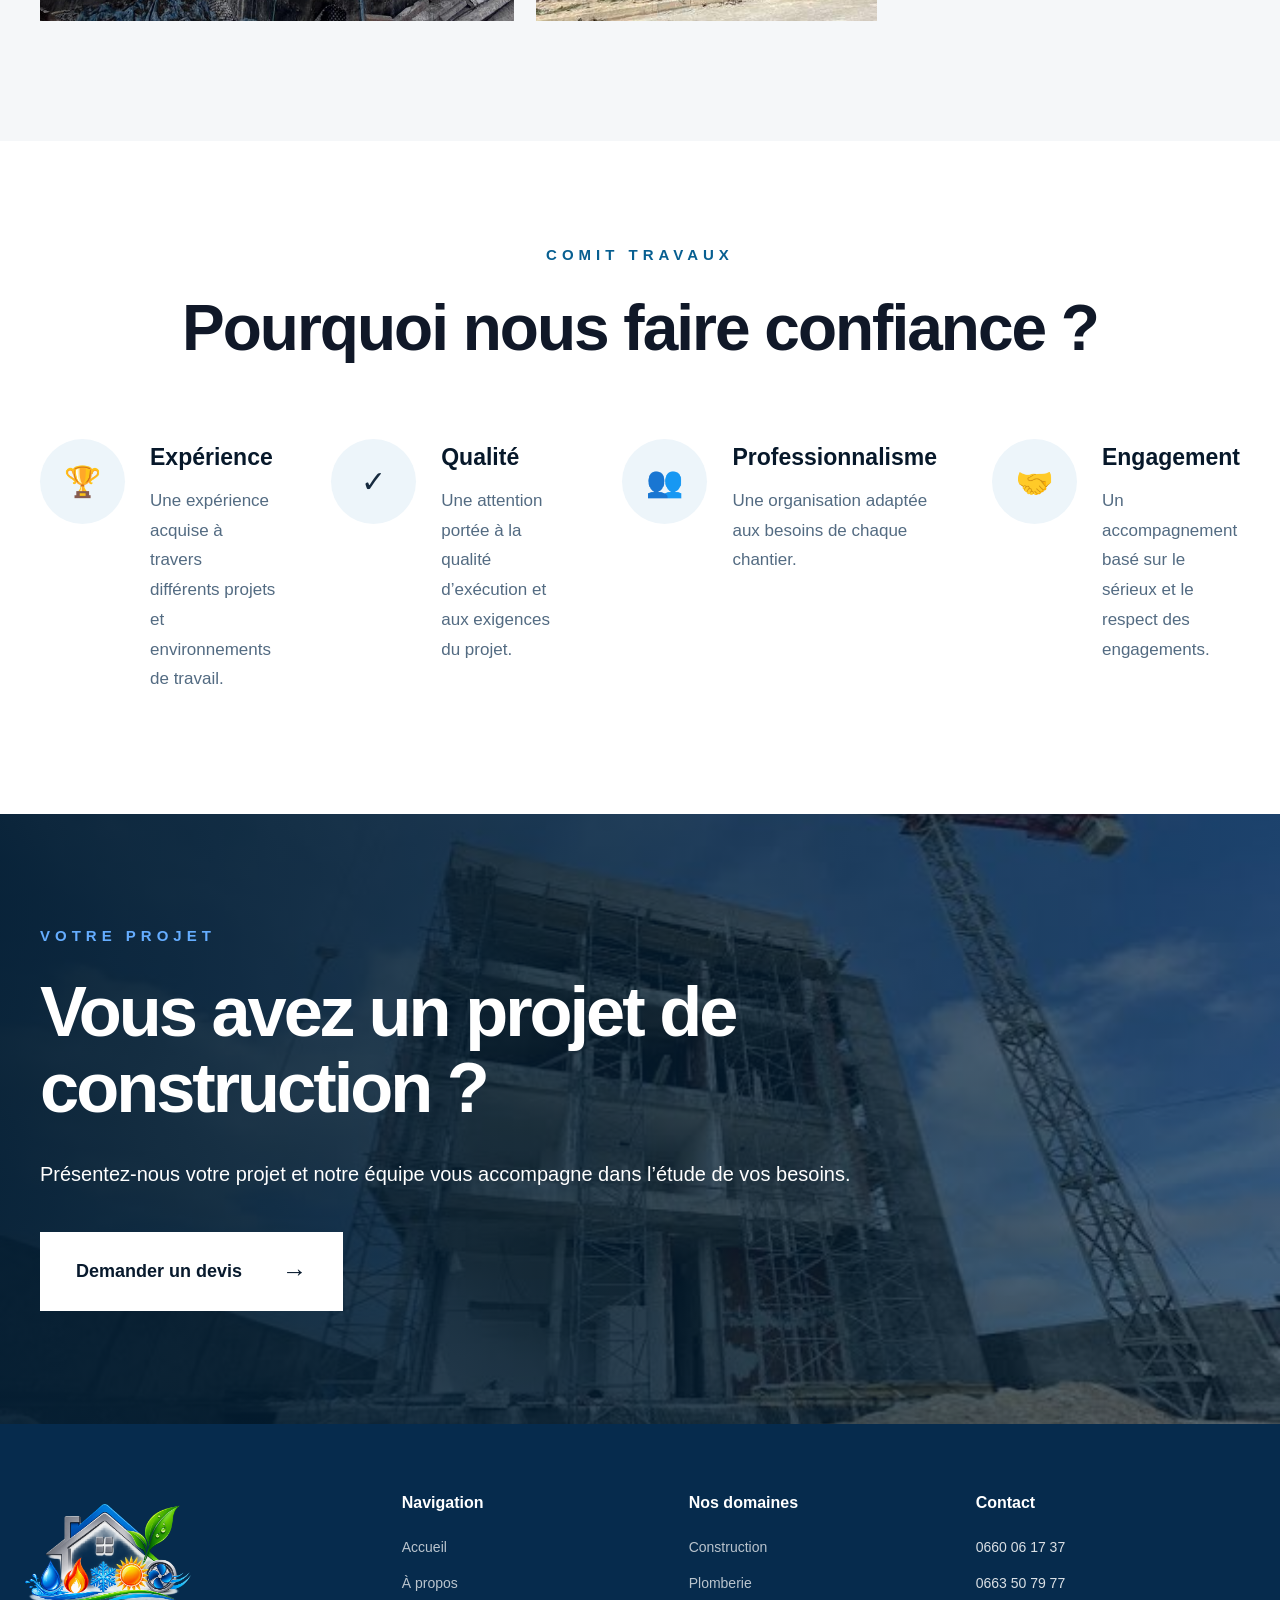
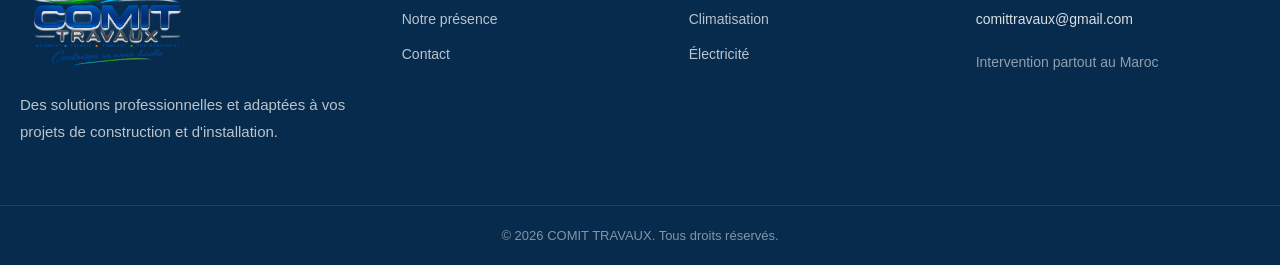
<file: pages/construction/construction.html>
<!DOCTYPE html>
<html lang="fr">

<head>
    <meta charset="UTF-8">
    <meta name="viewport" content="width=device-width, initial-scale=1.0">

    <title>Construction | COMIT TRAVAUX</title>

    <!-- CSS COMMUN -->
    <link rel="stylesheet" href="../../style.css">

    <!-- CSS CONSTRUCTION -->
    <link rel="stylesheet" href="construction.css">
</head>

<body>

    <!-- HEADER COMMUN -->
    <div id="site-header"></div>


    <main class="construction-page">


        <!-- =====================================================
             1. HERO
        ====================================================== -->

        <section class="construction-hero">

            <div class="construction-hero-bg"></div>
            <div class="construction-hero-overlay"></div>

            <div class="construction-container hero-content">

                <div class="construction-label">
                    <span></span>
                    COMIT TRAVAUX
                </div>

                <h1>
                    CONSTRUCTION
                </h1>

                <p>
                    Des solutions de construction adaptées aux exigences
                    de chaque projet.
                </p>

                <a href="#realisations" class="construction-btn">
                    Découvrir nos réalisations
                    <span>→</span>
                </a>

            </div>

        </section>


        <!-- =====================================================
             2. NOTRE EXPERTISE
        ====================================================== -->

        <section class="construction-presentation">

            <div class="construction-container presentation-grid">

                <div class="presentation-text">

                    <div class="construction-section-label">
                        NOTRE EXPERTISE
                    </div>

                    <h2>
                        Construction :
                        <span>
                            du projet à la réalisation
                        </span>
                    </h2>

                    <div class="blue-line"></div>

                    <p>
                        COMIT TRAVAUX intervient dans différents projets
                        de construction, en accompagnant ses clients dans
                        la réalisation de leurs travaux avec une approche
                        basée sur la qualité, la rigueur et le respect des
                        exigences du projet.
                    </p>

                    <p>
                        Notre expérience nous permet d’intervenir aussi bien
                        sur des travaux de proximité que sur des
                        <strong>projets d’envergure et de grands marchés</strong>,
                        en collaboration avec différents intervenants du
                        chantier.
                    </p>

                </div>


                <div class="presentation-image">

                    <img
                        src="../../images/construction/presentation.jpg"
                        alt="Construction COMIT TRAVAUX">

                    <div class="presentation-badge">

                        <span>COMIT TRAVAUX</span>

                        <strong>
                            Construction & travaux
                        </strong>

                    </div>

                </div>

            </div>

        </section>


        <!-- =====================================================
             3. NOS PRESTATIONS
        ====================================================== -->

        <section class="prestations">

            <div class="construction-container">

                <div class="section-heading">

                    <div class="construction-section-label">
                        NOS PRESTATIONS
                    </div>

                    <h2>
                        Nos prestations en construction
                    </h2>

                    <p>
                        Des interventions adaptées aux besoins et aux
                        exigences de chaque projet.
                    </p>

                </div>


                <div class="prestations-grid">


                    <!-- 01 -->
                    <article class="prestation-card">

                        <div class="prestation-icon">
                            🏗️
                        </div>

                        <h3>
                            Travaux de construction
                        </h3>

                        <p>
                            Réalisation de différents travaux liés aux
                            projets de construction.
                        </p>

                    </article>


                    <!-- 02 -->
                    <article class="prestation-card">

                        <div class="prestation-icon">
                            🧱
                        </div>

                        <h3>
                            Travaux de gros œuvre
                        </h3>

                        <p>
                            Interventions liées aux différentes étapes
                            du gros œuvre.
                        </p>

                    </article>


                    <!-- 03 -->
                    <article class="prestation-card">

                        <div class="prestation-icon">
                            🏢
                        </div>

                        <h3>
                            Construction et aménagement de bâtiments
                        </h3>

                        <p>
                            Travaux de construction et d’aménagement
                            adaptés aux projets.
                        </p>

                    </article>


                    <!-- 04 -->
                    <article class="prestation-card">

                        <div class="prestation-icon">
                            🔨
                        </div>

                        <h3>
                            Travaux de rénovation et réhabilitation
                        </h3>

                        <p>
                            Travaux d’amélioration, de rénovation et de
                            réhabilitation des espaces existants.
                        </p>

                    </article>


                    <!-- 05 -->
                    <article class="prestation-card">

                        <div class="prestation-icon">
                            📐
                        </div>

                        <h3>
                            Travaux d’aménagement
                        </h3>

                        <p>
                            Solutions d’aménagement adaptées à la
                            configuration et aux besoins du projet.
                        </p>

                    </article>


                    <!-- 06 -->
                    <article class="prestation-card">

                        <div class="prestation-icon">
                            🛠️
                        </div>

                        <h3>
                            Travaux techniques liés au chantier
                        </h3>

                        <p>
                            Interventions techniques nécessaires au bon
                            déroulement des travaux.
                        </p>

                    </article>

                </div>

            </div>

        </section>


        <!-- =====================================================
             4. NOTRE MÉTHODE
        ====================================================== -->

        <section class="construction-method">

            <div class="method-bg"></div>
            <div class="method-overlay"></div>

            <div class="construction-container method-content">

                <div class="construction-section-label light">
                    NOTRE MÉTHODE
                </div>

                <h2>
                    Une approche adaptée à chaque projet
                </h2>

                <p class="method-description">
                    De la préparation du chantier à la réalisation des
                    travaux, COMIT TRAVAUX veille à assurer une organisation
                    efficace et un suivi rigoureux des différentes étapes
                    du projet.
                </p>


                <div class="method-steps">


                    <div class="method-step">

                        <div class="method-icon">
                            📋
                        </div>

                        <h3>Étude</h3>

                        <p>
                            Analyse des besoins et faisabilité
                        </p>

                    </div>


                    <div class="method-arrow">
                        →
                    </div>


                    <div class="method-step">

                        <div class="method-icon">
                            ⚙️
                        </div>

                        <h3>Préparation</h3>

                        <p>
                            Planification des travaux et moyens
                        </p>

                    </div>


                    <div class="method-arrow">
                        →
                    </div>


                    <div class="method-step">

                        <div class="method-icon">
                            👷
                        </div>

                        <h3>Réalisation</h3>

                        <p>
                            Exécution sur site dans les règles de l’art
                        </p>

                    </div>


                    <div class="method-arrow">
                        →
                    </div>


                    <div class="method-step">

                        <div class="method-icon">
                            🔎
                        </div>

                        <h3>Contrôle</h3>

                        <p>
                            Suivi qualité à chaque étape
                        </p>

                    </div>


                    <div class="method-arrow">
                        →
                    </div>


                    <div class="method-step">

                        <div class="method-icon">
                            ✓
                        </div>

                        <h3>Livraison</h3>

                        <p>
                            Un chantier livré dans les délais
                        </p>

                    </div>

                </div>

            </div>

        </section>


        <!-- =====================================================
             5. NOS REALISATIONS
        ====================================================== -->

        <section class="realisations" id="realisations">

            <div class="construction-container">

                <div class="section-heading">

                    <div class="construction-section-label">
                        NOS RÉALISATIONS
                    </div>

                    <h2>
                        Nos réalisations
                    </h2>

                    <p>
                        Découvrez quelques-unes de nos réalisations et
                        projets réalisés dans le domaine de la construction.
                    </p>

                </div>


                <div class="realisations-grid">

                    <div class="realisation realisation-large">
                        <img
                            src="../../images/construction/realisation-1.jpg"
                            alt="Réalisation construction 1">
                    </div>

                    <div class="realisation">
                        <img
                            src="../../images/construction/realisation-2.jpg"
                            alt="Réalisation construction 2">
                    </div>

                    <div class="realisation">
                        <img
                            src="../../images/construction/realisation-3.jpg"
                            alt="Réalisation construction 3">
                    </div>

                    <div class="realisation">
                        <img
                            src="../../images/construction/realisation-4.jpg"
                            alt="Réalisation construction 4">
                    </div>

                </div>

            </div>

        </section>


        <!-- =====================================================
             6. POURQUOI NOUS FAIRE CONFIANCE
        ====================================================== -->

        <section class="trust">

            <div class="construction-container">

                <div class="section-heading">

                    <div class="construction-section-label">
                        COMIT TRAVAUX
                    </div>

                    <h2>
                        Pourquoi nous faire confiance ?
                    </h2>

                </div>


                <div class="trust-grid">


                    <div class="trust-item">

                        <div class="trust-icon">
                            🏆
                        </div>

                        <div>
                            <h3>Expérience</h3>

                            <p>
                                Une expérience acquise à travers différents
                                projets et environnements de travail.
                            </p>
                        </div>

                    </div>


                    <div class="trust-item">

                        <div class="trust-icon">
                            ✓
                        </div>

                        <div>
                            <h3>Qualité</h3>

                            <p>
                                Une attention portée à la qualité d’exécution
                                et aux exigences du projet.
                            </p>
                        </div>

                    </div>


                    <div class="trust-item">

                        <div class="trust-icon">
                            👥
                        </div>

                        <div>
                            <h3>Professionnalisme</h3>

                            <p>
                                Une organisation adaptée aux besoins de
                                chaque chantier.
                            </p>
                        </div>

                    </div>


                    <div class="trust-item">

                        <div class="trust-icon">
                            🤝
                        </div>

                        <div>
                            <h3>Engagement</h3>

                            <p>
                                Un accompagnement basé sur le sérieux et
                                le respect des engagements.
                            </p>
                        </div>

                    </div>

                </div>

            </div>

        </section>


        <!-- =====================================================
             7. CTA
        ====================================================== -->

        <section class="construction-cta">

            <div class="cta-bg"></div>
            <div class="cta-overlay"></div>

            <div class="construction-container cta-content">

                <div class="construction-section-label light">
                    VOTRE PROJET
                </div>

                <h2>
                    Vous avez un projet de
                    <span>construction ?</span>
                </h2>

                <p>
                    Présentez-nous votre projet et notre équipe vous
                    accompagne dans l’étude de vos besoins.
                </p>

                <a
                    href="../Contact/Contact.html"
                    class="cta-button"
                >
                    Demander un devis
                    <span>→</span>
                </a>

            </div>

        </section>

    </main>


    <!-- FOOTER COMMUN -->
    <div id="site-footer"></div>


    <!-- JS COMMUN -->
    <script src="../../script.js"></script>

    <!-- JS CONSTRUCTION -->
    <script src="construction.js"></script>

</body>
</html>
</file>
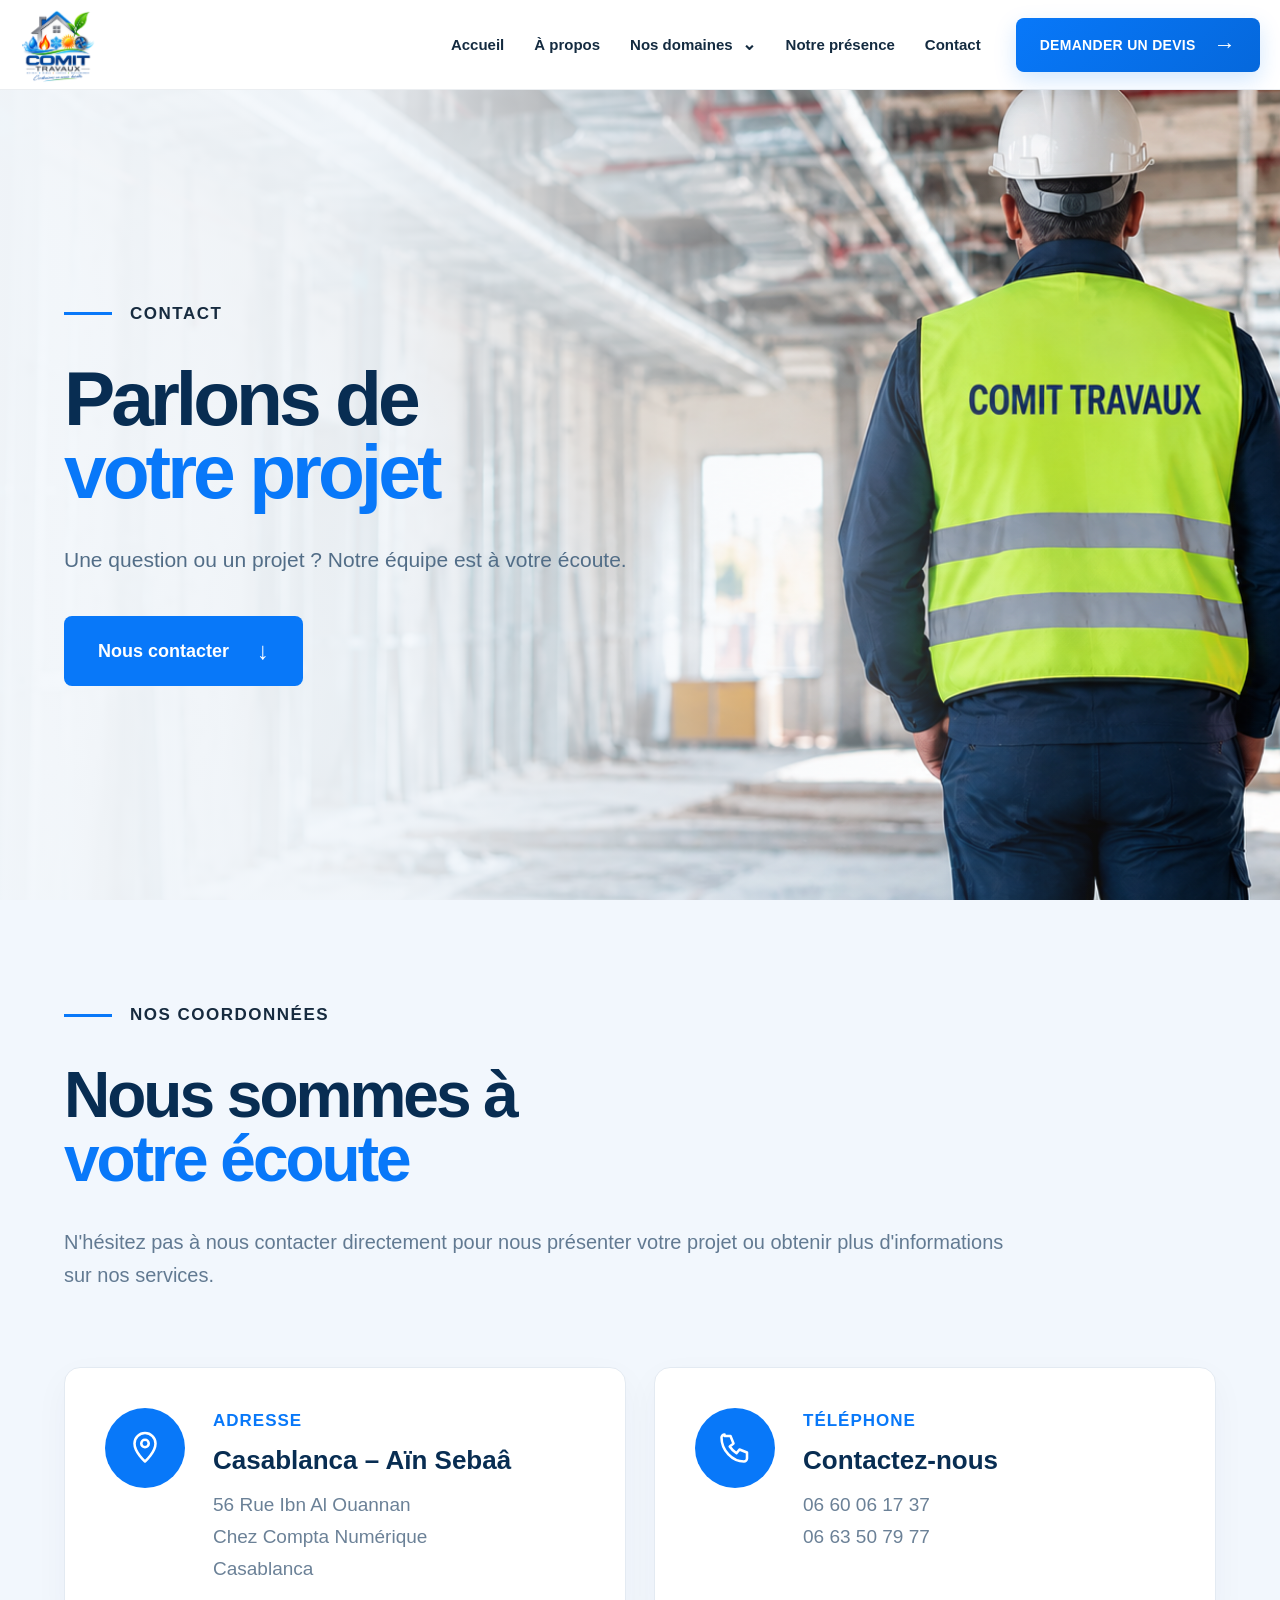
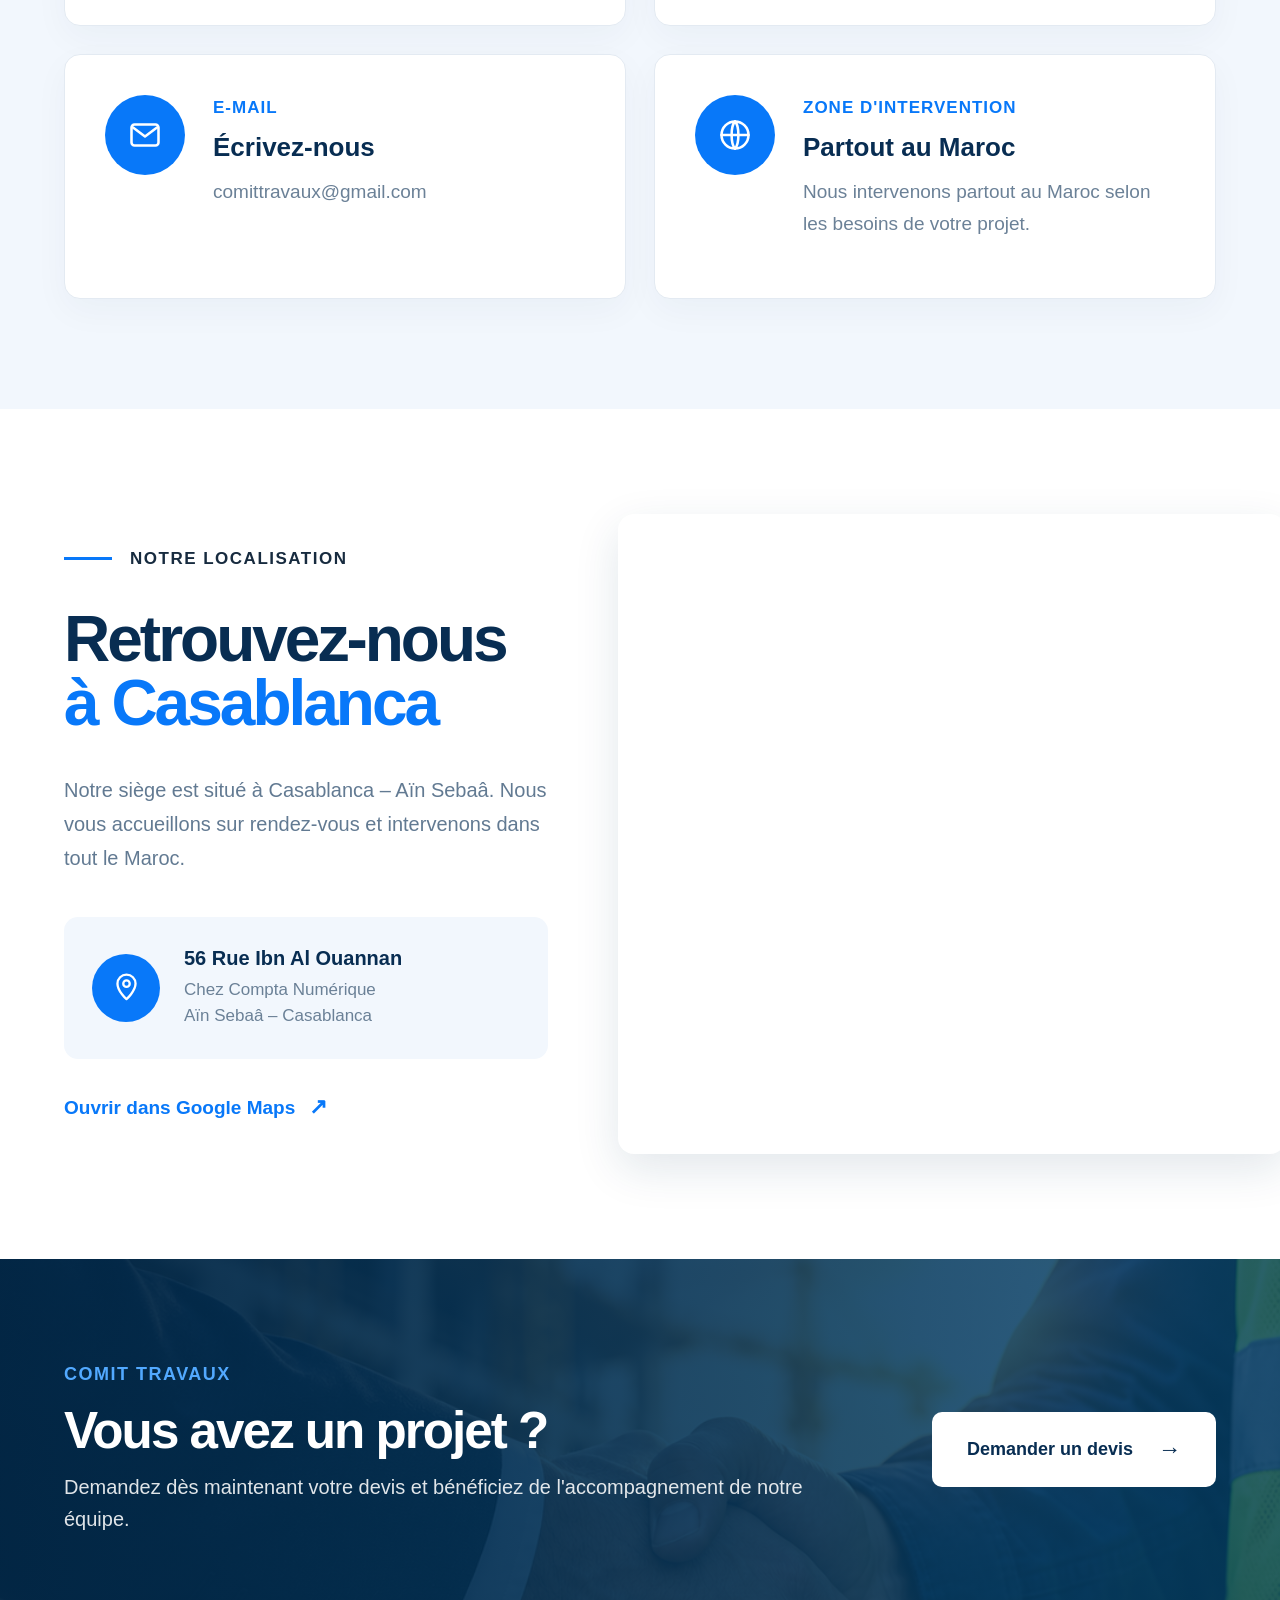
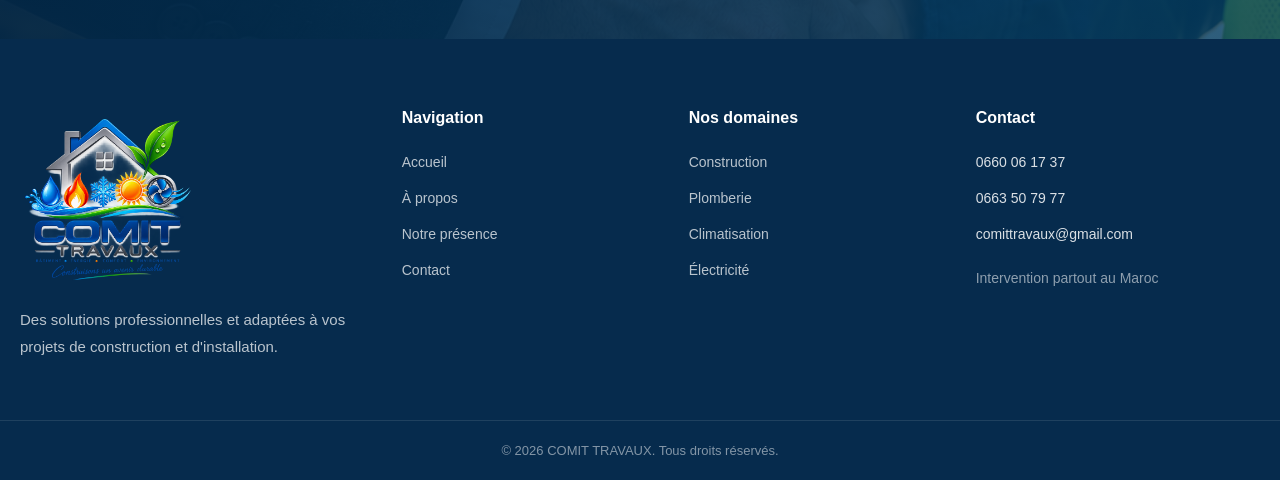
<file: pages/Contact/Contact.html>
<!DOCTYPE html>
<html lang="fr">

<head>
    <meta charset="UTF-8">
    <meta name="viewport" content="width=device-width, initial-scale=1.0">

    <title>Contact | COMIT TRAVAUX</title>

    <!-- CSS COMMUN -->
    <link rel="stylesheet" href="../../style.css">

    <!-- CSS CONTACT -->
    <link rel="stylesheet" href="Contact.css">
</head>

<body>

    <!-- HEADER COMMUN -->
    <div id="site-header"></div>


    <main class="contact-page">

        <!-- =====================================================
             HERO CONTACT
        ====================================================== -->

        <section class="contact-hero">

    <div class="contact-hero-overlay"></div>

    <div class="contact-hero-content">

        <div class="section-label">
            <span></span>
            <strong>CONTACT</strong>
        </div>

        <h1>
            Parlons de
            <span>votre projet</span>
        </h1>

        <p>
            Une question ou un projet ?
            Notre équipe est à votre écoute.
        </p>

        <a href="#coordonnees" class="contact-button">
            Nous contacter
            <span>↓</span>
        </a>

    </div>

</section>


        <!-- =====================================================
             COORDONNÉES
        ====================================================== -->

        <section class="contact-info" id="coordonnees">

            <div class="contact-info-intro">

                <div class="section-label">
                    <span></span>
                    <strong>NOS COORDONNÉES</strong>
                </div>

                <h2>
                    Nous sommes à
                    <span>votre écoute</span>
                </h2>

                <p>
                    N'hésitez pas à nous contacter directement pour nous
                    présenter votre projet ou obtenir plus d'informations
                    sur nos services.
                </p>

            </div>


            <div class="contact-info-grid">

                <!-- ADRESSE -->

                <div class="contact-card">

                    <div class="contact-icon">

                        <svg viewBox="0 0 24 24" aria-hidden="true">
                            <path d="M12 21s7-6.2 7-12A7 7 0 1 0 5 9c0 5.8 7 12 7 12Z"></path>
                            <circle cx="12" cy="9" r="2.5"></circle>
                        </svg>

                    </div>

                    <div class="contact-card-content">

                        <span class="contact-card-label">
                            ADRESSE
                        </span>

                        <h3>
                            Casablanca – Aïn Sebaâ
                        </h3>

                        <p>
                            56 Rue Ibn Al Ouannan<br>
                            Chez Compta Numérique<br>
                            Casablanca
                        </p>

                    </div>

                </div>


                <!-- TÉLÉPHONE -->

                <div class="contact-card">

                    <div class="contact-icon">

                        <svg viewBox="0 0 24 24" aria-hidden="true">
                            <path d="M5 4h4l2 5-2.5 2a15 15 0 0 0 4.5 4.5l2-2.5 5 2v4c0 1-1 2-2 2C10.3 21 3 13.7 3 5c0-1 1-2 2-2Z"></path>
                        </svg>

                    </div>

                    <div class="contact-card-content">

                        <span class="contact-card-label">
                            TÉLÉPHONE
                        </span>

                        <h3>
                            Contactez-nous
                        </h3>

                        <p>
                            <a href="tel:0660061737">06 60 06 17 37</a><br>
                            <a href="tel:0663507977">06 63 50 79 77</a>
                        </p>

                    </div>

                </div>


                <!-- EMAIL -->

                <div class="contact-card">

                    <div class="contact-icon">

                        <svg viewBox="0 0 24 24" aria-hidden="true">
                            <rect x="3" y="5" width="18" height="14" rx="2"></rect>
                            <path d="m4 7 8 6 8-6"></path>
                        </svg>

                    </div>

                    <div class="contact-card-content">

                        <span class="contact-card-label">
                            E-MAIL
                        </span>

                        <h3>
                            Écrivez-nous
                        </h3>

                        <p>
                            <a href="mailto:comittravaux@gmail.com">
                                comittravaux@gmail.com
                            </a>
                        </p>

                    </div>

                </div>


                <!-- ZONE D'INTERVENTION -->

                <div class="contact-card">

                    <div class="contact-icon">

                        <svg viewBox="0 0 24 24" aria-hidden="true">
                            <circle cx="12" cy="12" r="9"></circle>
                            <path d="M3 12h18"></path>
                            <path d="M12 3c3 3 3 15 0 18"></path>
                            <path d="M12 3c-3 3-3 15 0 18"></path>
                        </svg>

                    </div>

                    <div class="contact-card-content">

                        <span class="contact-card-label">
                            ZONE D'INTERVENTION
                        </span>

                        <h3>
                            Partout au Maroc
                        </h3>

                        <p>
                            Nous intervenons partout au Maroc selon
                            les besoins de votre projet.
                        </p>

                    </div>

                </div>

            </div>

        </section>


        <!-- =====================================================
             LOCALISATION
        ====================================================== -->

        <section class="contact-location">

            <div class="location-content">

                <div class="section-label">
                    <span></span>
                    <strong>NOTRE LOCALISATION</strong>
                </div>

                <h2>
                    Retrouvez-nous
                    <span>à Casablanca</span>
                </h2>

                <p>
                    Notre siège est situé à Casablanca – Aïn Sebaâ.
                    Nous vous accueillons sur rendez-vous et intervenons
                    dans tout le Maroc.
                </p>


                <div class="location-address">

                    <div class="location-icon">

                        <svg viewBox="0 0 24 24" aria-hidden="true">
                            <path d="M12 21s7-6.2 7-12A7 7 0 1 0 5 9c0 5.8 7 12 7 12Z"></path>
                            <circle cx="12" cy="9" r="2.5"></circle>
                        </svg>

                    </div>

                    <div>
                        <strong>56 Rue Ibn Al Ouannan</strong>

                        <p>
                            Chez Compta Numérique<br>
                            Aïn Sebaâ – Casablanca
                        </p>
                    </div>

                </div>


                <a
                    href="https://www.google.com/maps/search/?api=1&query=56+Rue+Ibn+Al+Ouannan+Casablanca"
                    target="_blank"
                    rel="noopener noreferrer"
                    class="maps-link"
                >
                    Ouvrir dans Google Maps
                    <span>↗</span>
                </a>

            </div>


            <div class="location-map">

                <iframe
                    src="https://www.google.com/maps?q=56%20Rue%20Ibn%20Al%20Ouannan%2C%20Casablanca%2C%20Morocco&output=embed"
                    loading="lazy"
                    referrerpolicy="no-referrer-when-downgrade"
                    title="Localisation COMIT TRAVAUX">
                </iframe>

            </div>

        </section>


        <!-- =====================================================
             CTA
        ====================================================== -->

        <section class="contact-cta">

            <div class="contact-cta-overlay"></div>

            <div class="contact-cta-content">

                <div>

                    <span class="cta-brand">
                        COMIT TRAVAUX
                    </span>

                    <h2>
                        Vous avez un projet ?
                    </h2>

                    <p>
                        Demandez dès maintenant votre devis et bénéficiez
                        de l'accompagnement de notre équipe.
                    </p>

                </div>

                <a
                    href="mailto:comittravaux@gmail.com?subject=Demande%20de%20devis"
                    class="cta-button"
                >
                    Demander un devis
                    <span>→</span>
                </a>

            </div>

        </section>

    </main>


    <!-- FOOTER COMMUN -->
    <div id="site-footer"></div>


    <!-- JS COMMUN -->
    <script src="../../script.js"></script>

    <!-- JS CONTACT -->
    <script src="Contact.js"></script>

</body>
</html>
</file>
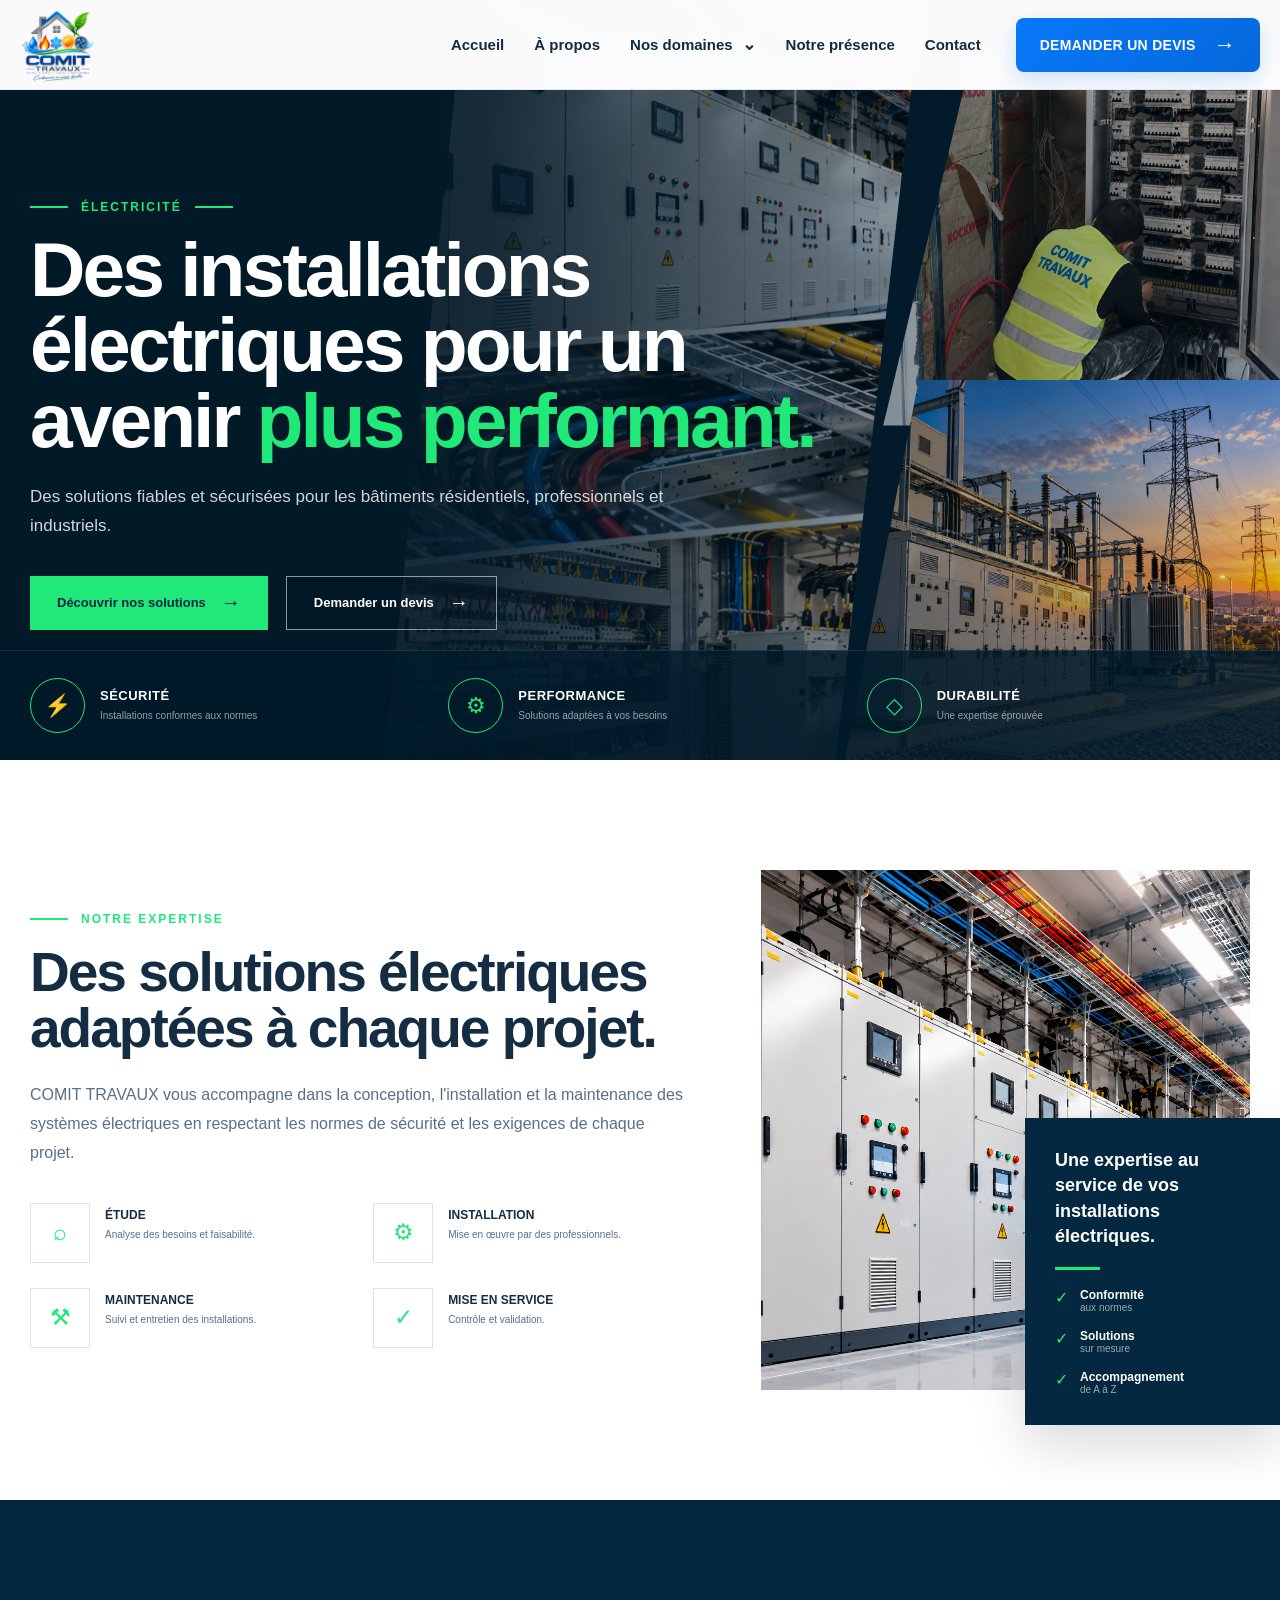
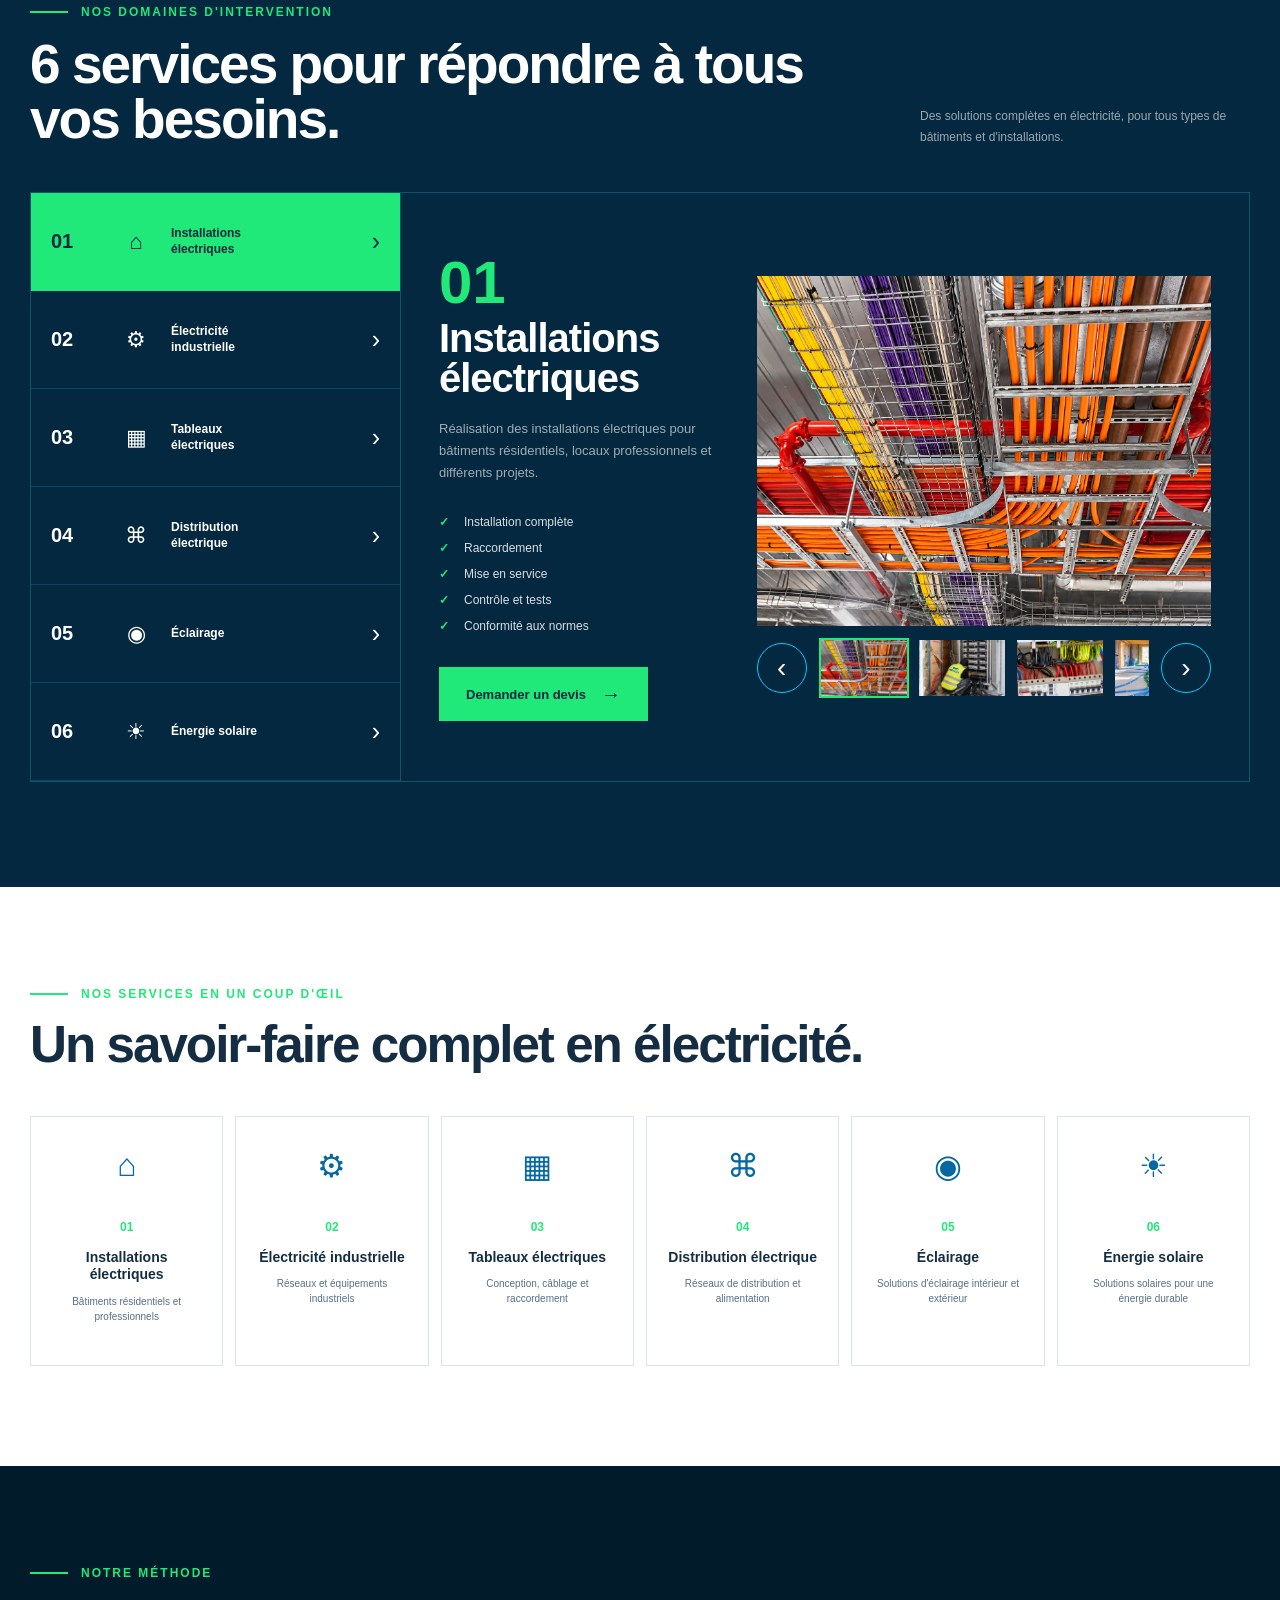
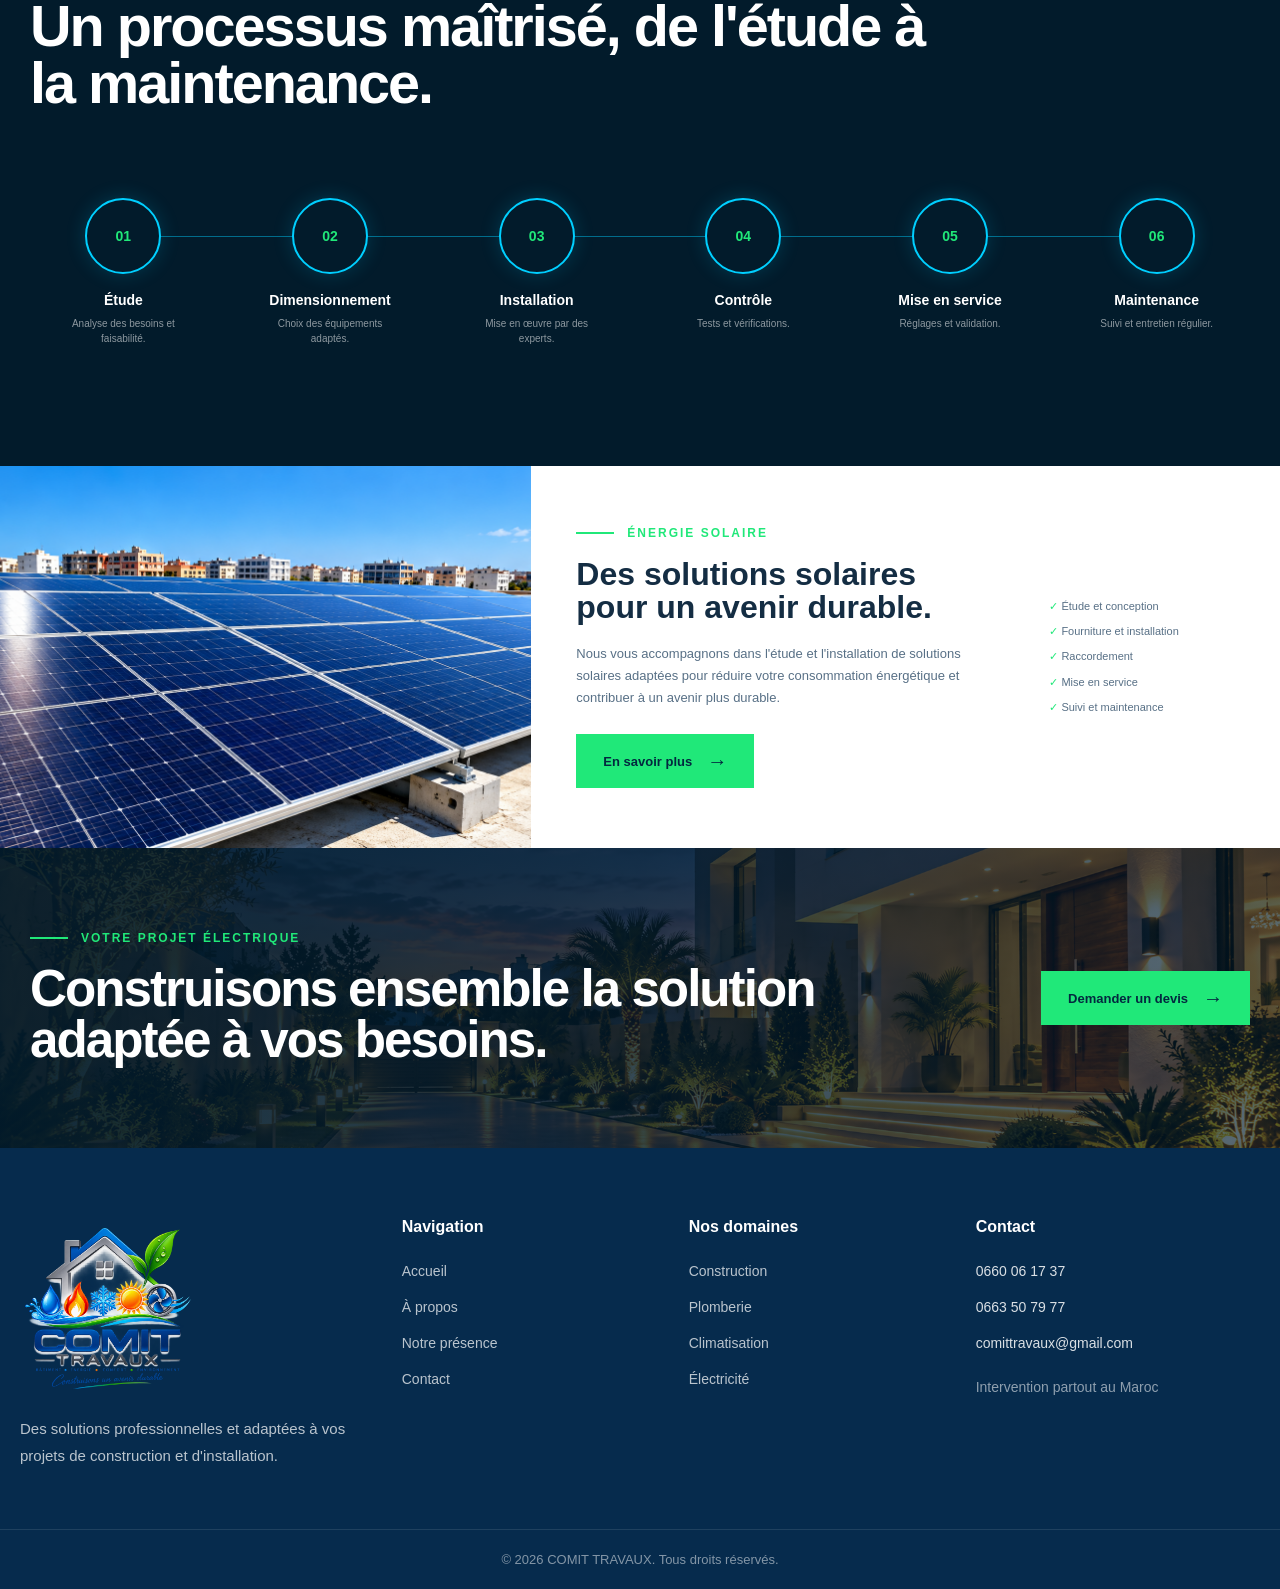
<file: pages/electricite/electricite.html>
<!DOCTYPE html>
<html lang="fr">

<head>
    <meta charset="UTF-8">
    <meta name="viewport" content="width=device-width, initial-scale=1.0">

    <title>Électricité | COMIT TRAVAUX</title>

    <!-- CSS COMMUN -->
    <link rel="stylesheet" href="../../style.css">

    <!-- CSS SPÉCIFIQUE -->
    <link rel="stylesheet" href="electricite.css">
</head>

<body>

    <!-- HEADER COMMUN -->
    <div id="site-header"></div>


    <main class="electricite-page">


        <!-- =====================================================
             HERO
        ====================================================== -->

        <section class="elec-hero">

            <div class="elec-hero-overlay"></div>

            <div class="elec-hero-images">
                <div class="hero-image hero-image-1"></div>
                <div class="hero-image hero-image-2"></div>
                <div class="hero-image hero-image-3"></div>
            </div>

            <div class="elec-container elec-hero-content">

                <div class="elec-label elec-label-green">
                    <span></span>
                    ÉLECTRICITÉ
                    <span></span>
                </div>

                <h1>
                    Des installations<br>
                    électriques pour un avenir
                    <strong>plus performant.</strong>
                </h1>

                <p>
                    Des solutions fiables et sécurisées pour les
                    bâtiments résidentiels, professionnels et industriels.
                </p>

                <div class="elec-hero-buttons">

                    <a href="#services" class="elec-btn elec-btn-green">
                        Découvrir nos solutions
                        <span>→</span>
                    </a>

                    <a href="../Contact/Contact.html"
                       class="elec-btn elec-btn-outline">
                        Demander un devis
                        <span>→</span>
                    </a>

                </div>

            </div>


            <!-- GARANTIES -->

            <div class="elec-hero-benefits">

                <div class="elec-container benefits-grid">

                    <div class="benefit-item">

                        <div class="benefit-icon">
                            ⚡
                        </div>

                        <div>
                            <strong>SÉCURITÉ</strong>
                            <small>
                                Installations conformes aux normes
                            </small>
                        </div>

                    </div>


                    <div class="benefit-item">

                        <div class="benefit-icon">
                            ⚙
                        </div>

                        <div>
                            <strong>PERFORMANCE</strong>
                            <small>
                                Solutions adaptées à vos besoins
                            </small>
                        </div>

                    </div>


                    <div class="benefit-item">

                        <div class="benefit-icon">
                            ◇
                        </div>

                        <div>
                            <strong>DURABILITÉ</strong>
                            <small>
                                Une expertise éprouvée
                            </small>
                        </div>

                    </div>

                </div>

            </div>

        </section>


        <!-- =====================================================
             EXPERTISE
        ====================================================== -->

        <section class="elec-expertise">

            <div class="elec-container expertise-grid">

                <div class="expertise-text">

                    <div class="elec-label">
                        <span></span>
                        NOTRE EXPERTISE
                    </div>

                    <h2>
                        Des solutions électriques
                        adaptées à chaque projet.
                    </h2>

                    <p>
                        COMIT TRAVAUX vous accompagne dans la conception,
                        l'installation et la maintenance des systèmes
                        électriques en respectant les normes de sécurité
                        et les exigences de chaque projet.
                    </p>


                    <div class="expertise-items">

                        <div class="expertise-item">

                            <div class="expertise-icon">
                                ⌕
                            </div>

                            <div>
                                <strong>ÉTUDE</strong>
                                <small>
                                    Analyse des besoins et faisabilité.
                                </small>
                            </div>

                        </div>


                        <div class="expertise-item">

                            <div class="expertise-icon">
                                ⚙
                            </div>

                            <div>
                                <strong>INSTALLATION</strong>
                                <small>
                                    Mise en œuvre par des professionnels.
                                </small>
                            </div>

                        </div>


                        <div class="expertise-item">

                            <div class="expertise-icon">
                                ⚒
                            </div>

                            <div>
                                <strong>MAINTENANCE</strong>
                                <small>
                                    Suivi et entretien des installations.
                                </small>
                            </div>

                        </div>


                        <div class="expertise-item">

                            <div class="expertise-icon">
                                ✓
                            </div>

                            <div>
                                <strong>MISE EN SERVICE</strong>
                                <small>
                                    Contrôle et validation.
                                </small>
                            </div>

                        </div>

                    </div>

                </div>


                <div class="expertise-visual">

                    <img
                        src="../../images/electricite/expertise.jpg"
                        alt="Expertise électrique">

                    <div class="expertise-card">

                        <div class="expertise-card-title">
                            Une expertise au service de vos
                            installations électriques.
                        </div>

                        <div class="expertise-card-line"></div>

                        <div class="expertise-card-item">
                            <span>✓</span>
                            <div>
                                <strong>Conformité</strong>
                                <small>aux normes</small>
                            </div>
                        </div>

                        <div class="expertise-card-item">
                            <span>✓</span>
                            <div>
                                <strong>Solutions</strong>
                                <small>sur mesure</small>
                            </div>
                        </div>

                        <div class="expertise-card-item">
                            <span>✓</span>
                            <div>
                                <strong>Accompagnement</strong>
                                <small>de A à Z</small>
                            </div>
                        </div>

                    </div>

                </div>

            </div>

        </section>


        <!-- =====================================================
             SERVICES INTERACTIFS
        ====================================================== -->

        <section class="elec-services" id="services">

            <div class="elec-container">

                <div class="services-heading">

                    <div>

                        <div class="elec-label elec-label-green">
                            <span></span>
                            NOS DOMAINES D'INTERVENTION
                        </div>

                        <h2>
                            6 services pour répondre
                            à tous vos besoins.
                        </h2>

                    </div>

                    <p>
                        Des solutions complètes en électricité,
                        pour tous types de bâtiments et d'installations.
                    </p>

                </div>


                <div class="services-interface">


                    <!-- MENU GAUCHE -->

                    <div class="services-menu">


                        <button
                            class="service-tab active"
                            data-service="0"
                            type="button">

                            <span class="service-number">01</span>

                            <span class="service-tab-icon">⌂</span>

                            <span class="service-tab-title">
                                Installations<br>
                                électriques
                            </span>

                            <span class="service-arrow">›</span>

                        </button>


                        <button
                            class="service-tab"
                            data-service="1"
                            type="button">

                            <span class="service-number">02</span>

                            <span class="service-tab-icon">⚙</span>

                            <span class="service-tab-title">
                                Électricité<br>
                                industrielle
                            </span>

                            <span class="service-arrow">›</span>

                        </button>


                        <button
                            class="service-tab"
                            data-service="2"
                            type="button">

                            <span class="service-number">03</span>

                            <span class="service-tab-icon">▦</span>

                            <span class="service-tab-title">
                                Tableaux<br>
                                électriques
                            </span>

                            <span class="service-arrow">›</span>

                        </button>


                        <button
                            class="service-tab"
                            data-service="3"
                            type="button">

                            <span class="service-number">04</span>

                            <span class="service-tab-icon">⌘</span>

                            <span class="service-tab-title">
                                Distribution<br>
                                électrique
                            </span>

                            <span class="service-arrow">›</span>

                        </button>


                        <button
                            class="service-tab"
                            data-service="4"
                            type="button">

                            <span class="service-number">05</span>

                            <span class="service-tab-icon">◉</span>

                            <span class="service-tab-title">
                                Éclairage
                            </span>

                            <span class="service-arrow">›</span>

                        </button>


                        <button
                            class="service-tab"
                            data-service="5"
                            type="button">

                            <span class="service-number">06</span>

                            <span class="service-tab-icon">☀</span>

                            <span class="service-tab-title">
                                Énergie solaire
                            </span>

                            <span class="service-arrow">›</span>

                        </button>

                    </div>


                    <!-- CONTENU DROIT -->

                    <div class="service-display">

                        <div class="service-display-content">

                            <span
                                class="display-number"
                                id="service-number">
                                01
                            </span>

                            <h3 id="service-title">
                                Installations
                                électriques
                            </h3>

                            <p id="service-description">
                                Réalisation des installations électriques
                                pour bâtiments résidentiels, locaux
                                professionnels et différents projets.
                            </p>

                            <ul id="service-list">
                                <li>Installation complète</li>
                                <li>Raccordement</li>
                                <li>Mise en service</li>
                                <li>Contrôle et tests</li>
                                <li>Conformité aux normes</li>
                            </ul>

                            <a
                                href="../Contact/Contact.html"
                                class="elec-btn elec-btn-green">
                                Demander un devis
                                <span>→</span>
                            </a>

                        </div>


                        <div class="service-gallery">

                            <div class="service-main-image">

                                <img
                                    id="service-main-image"
                                    src="../../images/electricite/services/01-installations-electriques/01.jpg"
                                    alt="Installations électriques">

                            </div>


                            <div class="service-gallery-bottom">

                                <button
                                    type="button"
                                    class="gallery-arrow gallery-prev">
                                    ‹
                                </button>

                                <div
                                    class="service-thumbnails"
                                    id="service-thumbnails">
                                </div>

                                <button
                                    type="button"
                                    class="gallery-arrow gallery-next">
                                    ›
                                </button>

                            </div>

                        </div>

                    </div>

                </div>

            </div>

        </section>


        <!-- =====================================================
             SERVICES EN UN COUP D'ŒIL
        ====================================================== -->

        <section class="elec-overview">

            <div class="elec-container">

                <div class="elec-label">
                    <span></span>
                    NOS SERVICES EN UN COUP D'ŒIL
                </div>

                <h2>
                    Un savoir-faire complet en électricité.
                </h2>


                <div class="overview-grid">


                    <a href="#services"
                       class="overview-card"
                       data-service-link="0">

                        <div class="overview-icon">⌂</div>

                        <span>01</span>

                        <h3>
                            Installations
                            électriques
                        </h3>

                        <p>
                            Bâtiments résidentiels
                            et professionnels
                        </p>

                    </a>


                    <a href="#services"
                       class="overview-card"
                       data-service-link="1">

                        <div class="overview-icon">⚙</div>

                        <span>02</span>

                        <h3>
                            Électricité
                            industrielle
                        </h3>

                        <p>
                            Réseaux et équipements
                            industriels
                        </p>

                    </a>


                    <a href="#services"
                       class="overview-card"
                       data-service-link="2">

                        <div class="overview-icon">▦</div>

                        <span>03</span>

                        <h3>
                            Tableaux
                            électriques
                        </h3>

                        <p>
                            Conception, câblage
                            et raccordement
                        </p>

                    </a>


                    <a href="#services"
                       class="overview-card"
                       data-service-link="3">

                        <div class="overview-icon">⌘</div>

                        <span>04</span>

                        <h3>
                            Distribution
                            électrique
                        </h3>

                        <p>
                            Réseaux de distribution
                            et alimentation
                        </p>

                    </a>


                    <a href="#services"
                       class="overview-card"
                       data-service-link="4">

                        <div class="overview-icon">◉</div>

                        <span>05</span>

                        <h3>
                            Éclairage
                        </h3>

                        <p>
                            Solutions d'éclairage
                            intérieur et extérieur
                        </p>

                    </a>


                    <a href="#services"
                       class="overview-card"
                       data-service-link="5">

                        <div class="overview-icon">☀</div>

                        <span>06</span>

                        <h3>
                            Énergie solaire
                        </h3>

                        <p>
                            Solutions solaires
                            pour une énergie durable
                        </p>

                    </a>

                </div>

            </div>

        </section>


        <!-- =====================================================
             MÉTHODE
        ====================================================== -->

        <section class="elec-method">

            <div class="elec-container">

                <div class="elec-label elec-label-green">
                    <span></span>
                    NOTRE MÉTHODE
                </div>

                <h2>
                    Un processus maîtrisé,
                    de l'étude à la maintenance.
                </h2>


                <div class="method-timeline">


                    <div class="method-line"></div>


                    <div class="method-step">

                        <div class="method-number">
                            01
                        </div>

                        <h3>Étude</h3>

                        <p>
                            Analyse des besoins
                            et faisabilité.
                        </p>

                    </div>


                    <div class="method-step">

                        <div class="method-number">
                            02
                        </div>

                        <h3>Dimensionnement</h3>

                        <p>
                            Choix des équipements
                            adaptés.
                        </p>

                    </div>


                    <div class="method-step">

                        <div class="method-number">
                            03
                        </div>

                        <h3>Installation</h3>

                        <p>
                            Mise en œuvre
                            par des experts.
                        </p>

                    </div>


                    <div class="method-step">

                        <div class="method-number">
                            04
                        </div>

                        <h3>Contrôle</h3>

                        <p>
                            Tests et
                            vérifications.
                        </p>

                    </div>


                    <div class="method-step">

                        <div class="method-number">
                            05
                        </div>

                        <h3>Mise en service</h3>

                        <p>
                            Réglages
                            et validation.
                        </p>

                    </div>


                    <div class="method-step">

                        <div class="method-number">
                            06
                        </div>

                        <h3>Maintenance</h3>

                        <p>
                            Suivi et
                            entretien régulier.
                        </p>

                    </div>

                </div>

            </div>

        </section>


        <!-- =====================================================
             ÉNERGIE SOLAIRE
        ====================================================== -->

        <section class="elec-solar">

            <div class="solar-image">

                <img
                    src="../../images/electricite/solaire.jpg"
                    alt="Énergie solaire">

            </div>


            <div class="solar-content">

                <div class="elec-label">
                    <span></span>
                    ÉNERGIE SOLAIRE
                </div>

                <h2>
                    Des solutions solaires
                    pour un avenir durable.
                </h2>

                <p>
                    Nous vous accompagnons dans l'étude et
                    l'installation de solutions solaires adaptées
                    pour réduire votre consommation énergétique
                    et contribuer à un avenir plus durable.
                </p>


                <a href="#services"
                   class="elec-btn elec-btn-green">
                    En savoir plus
                    <span>→</span>
                </a>

            </div>


            <div class="solar-list">

                <div>✓ Étude et conception</div>
                <div>✓ Fourniture et installation</div>
                <div>✓ Raccordement</div>
                <div>✓ Mise en service</div>
                <div>✓ Suivi et maintenance</div>

            </div>

        </section>


        <!-- =====================================================
             CTA FINAL
        ====================================================== -->

        <section class="elec-cta">

            <div class="elec-cta-overlay"></div>

            <div class="elec-container elec-cta-inner">

                <div>

                    <div class="elec-label elec-label-green">
                        <span></span>
                        VOTRE PROJET ÉLECTRIQUE
                    </div>

                    <h2>
                        Construisons ensemble la solution
                        adaptée à vos besoins.
                    </h2>

                </div>


                <a href="../Contact/Contact.html"
                   class="elec-btn elec-btn-green">

                    Demander un devis
                    <span>→</span>

                </a>

            </div>

        </section>


    </main>


    <!-- FOOTER COMMUN -->
    <div id="site-footer"></div>


    <!-- JS COMMUN -->
    <script src="../../script.js"></script>

    <!-- JS SPÉCIFIQUE -->
   <script src="electricite.js"></script>

</body>
</html>
</file>
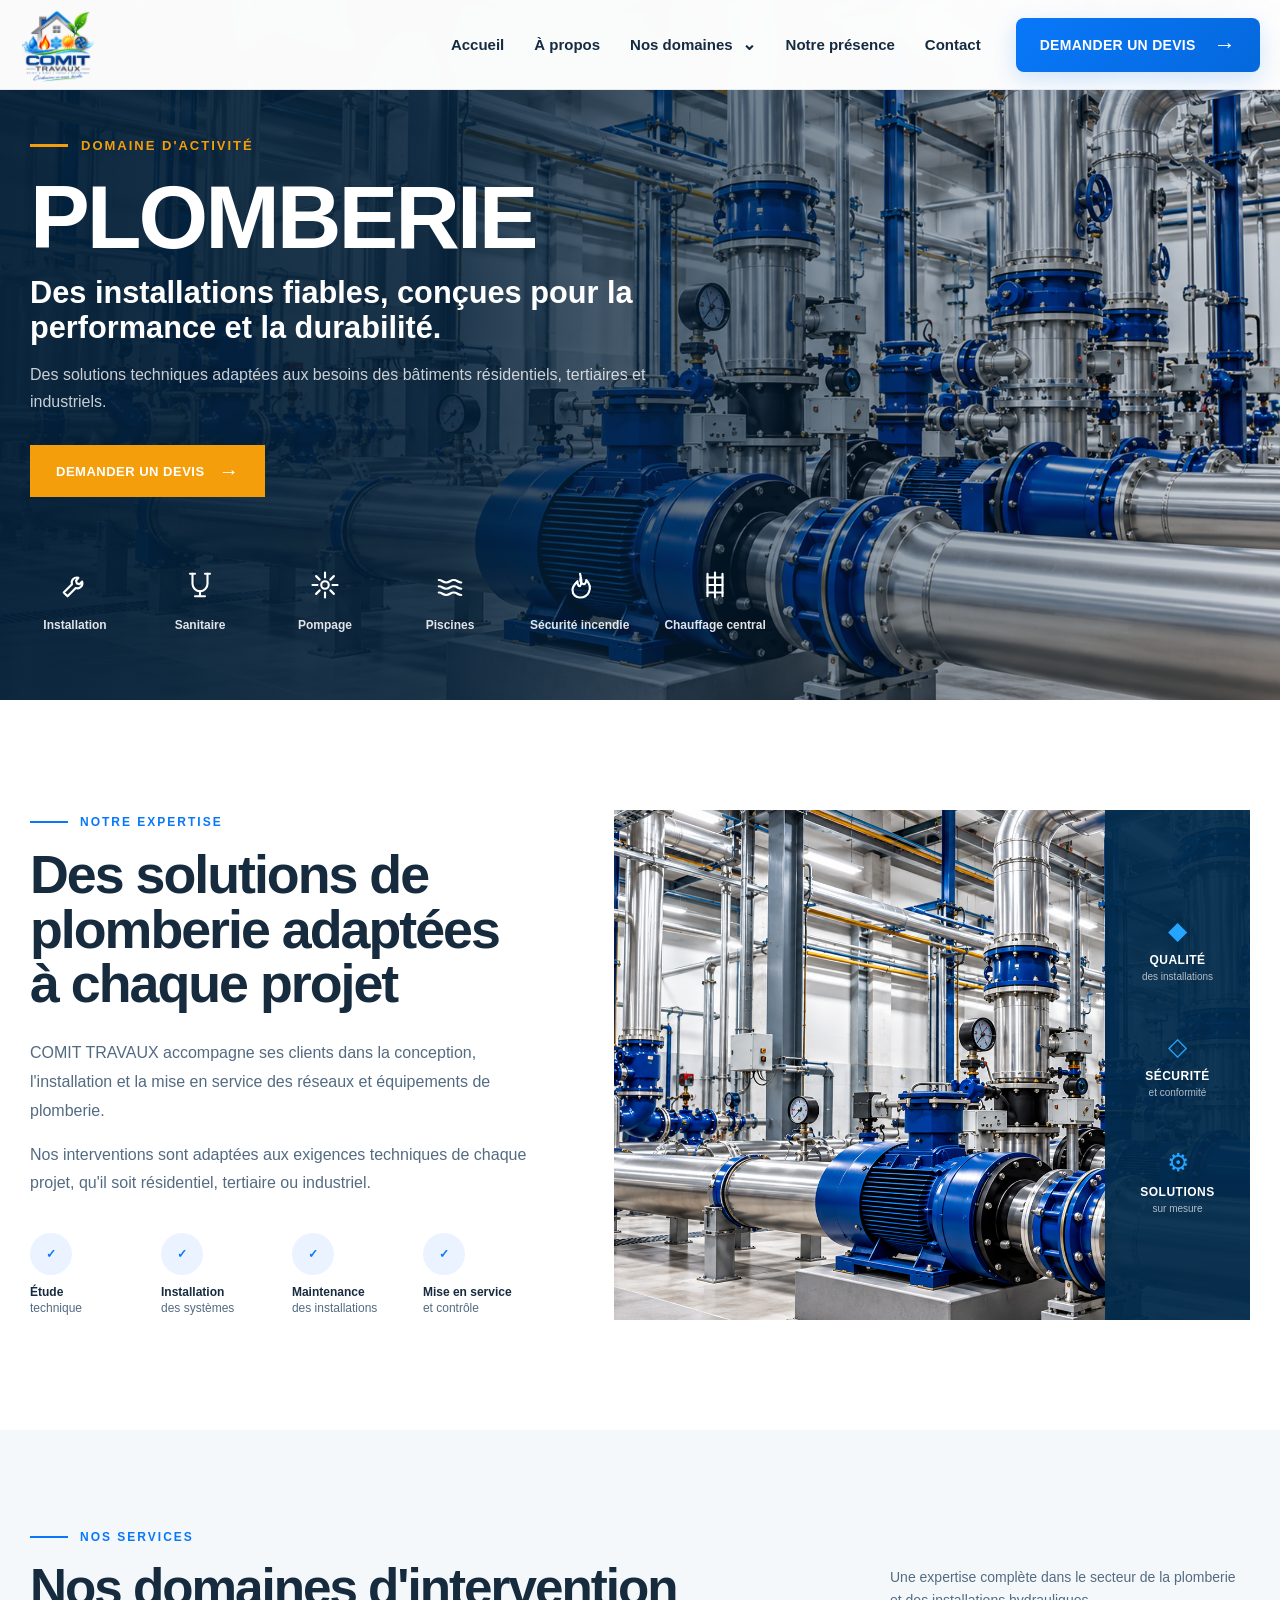
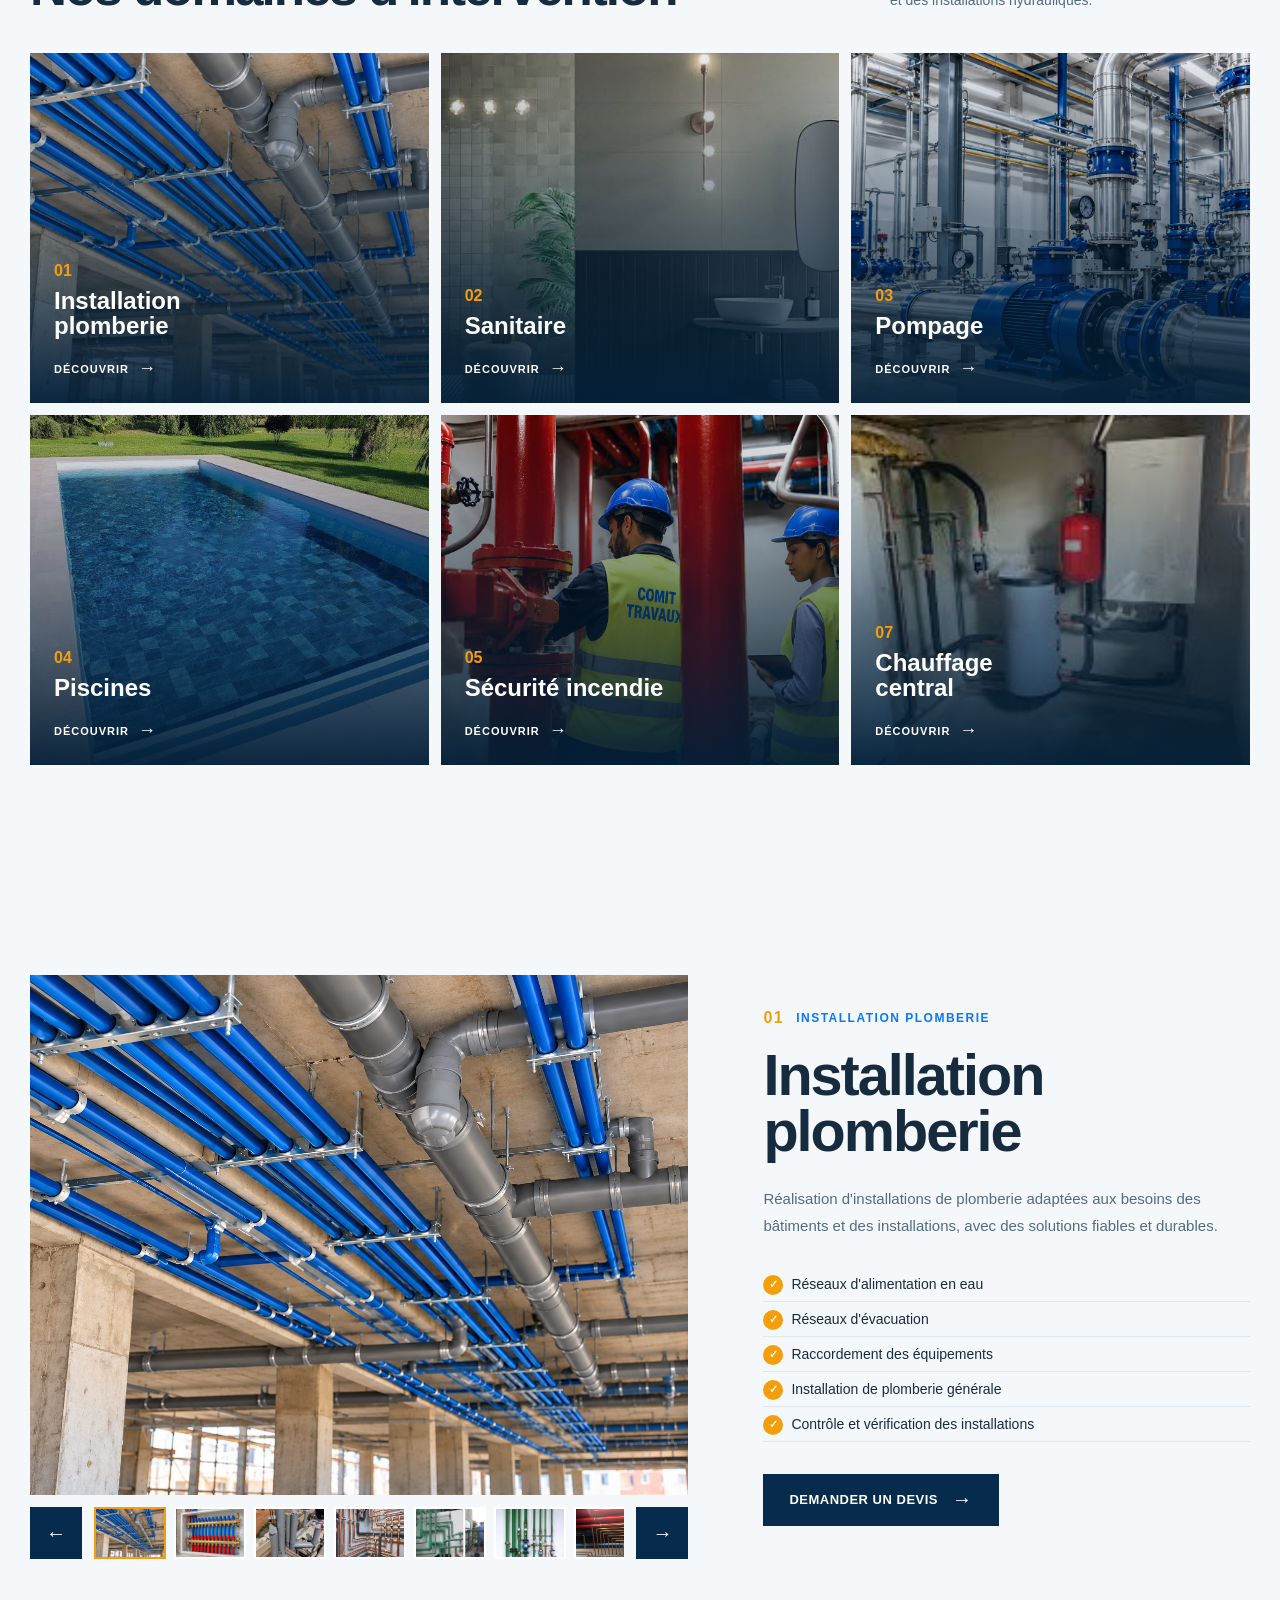
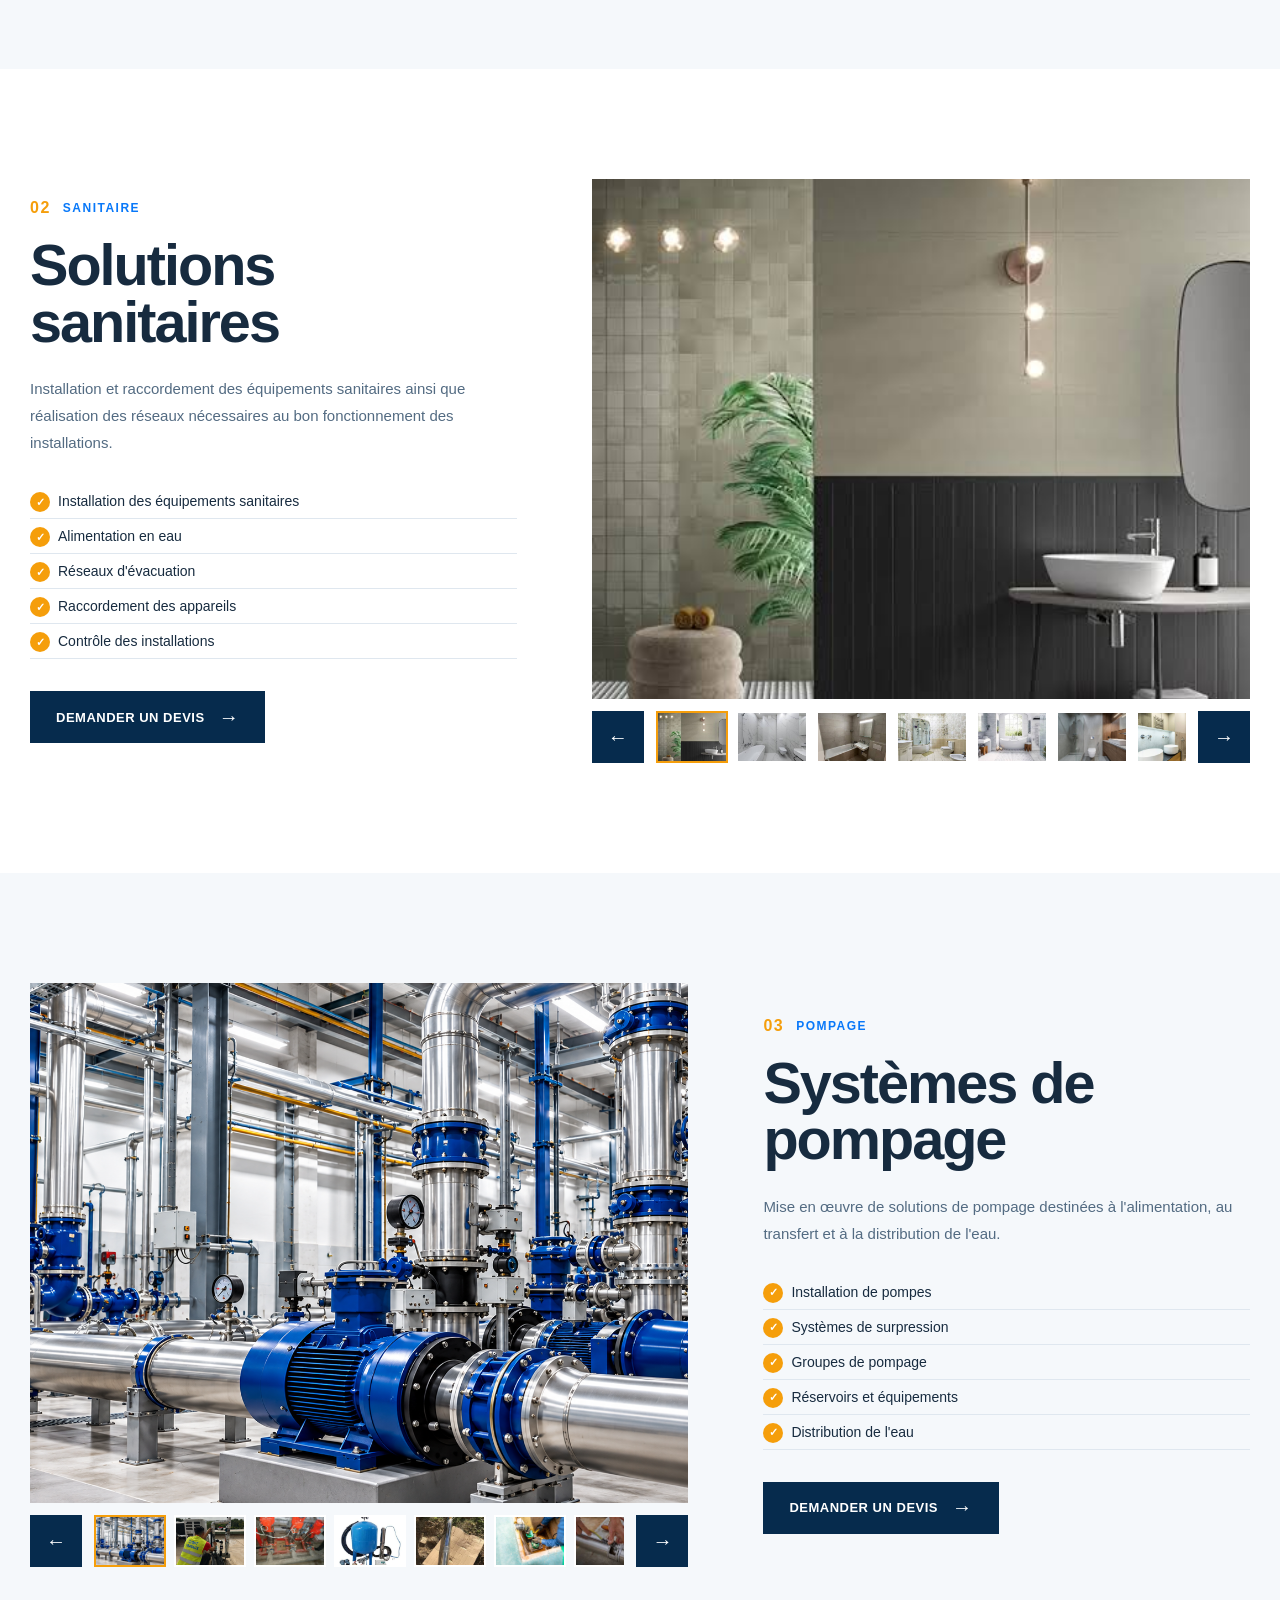
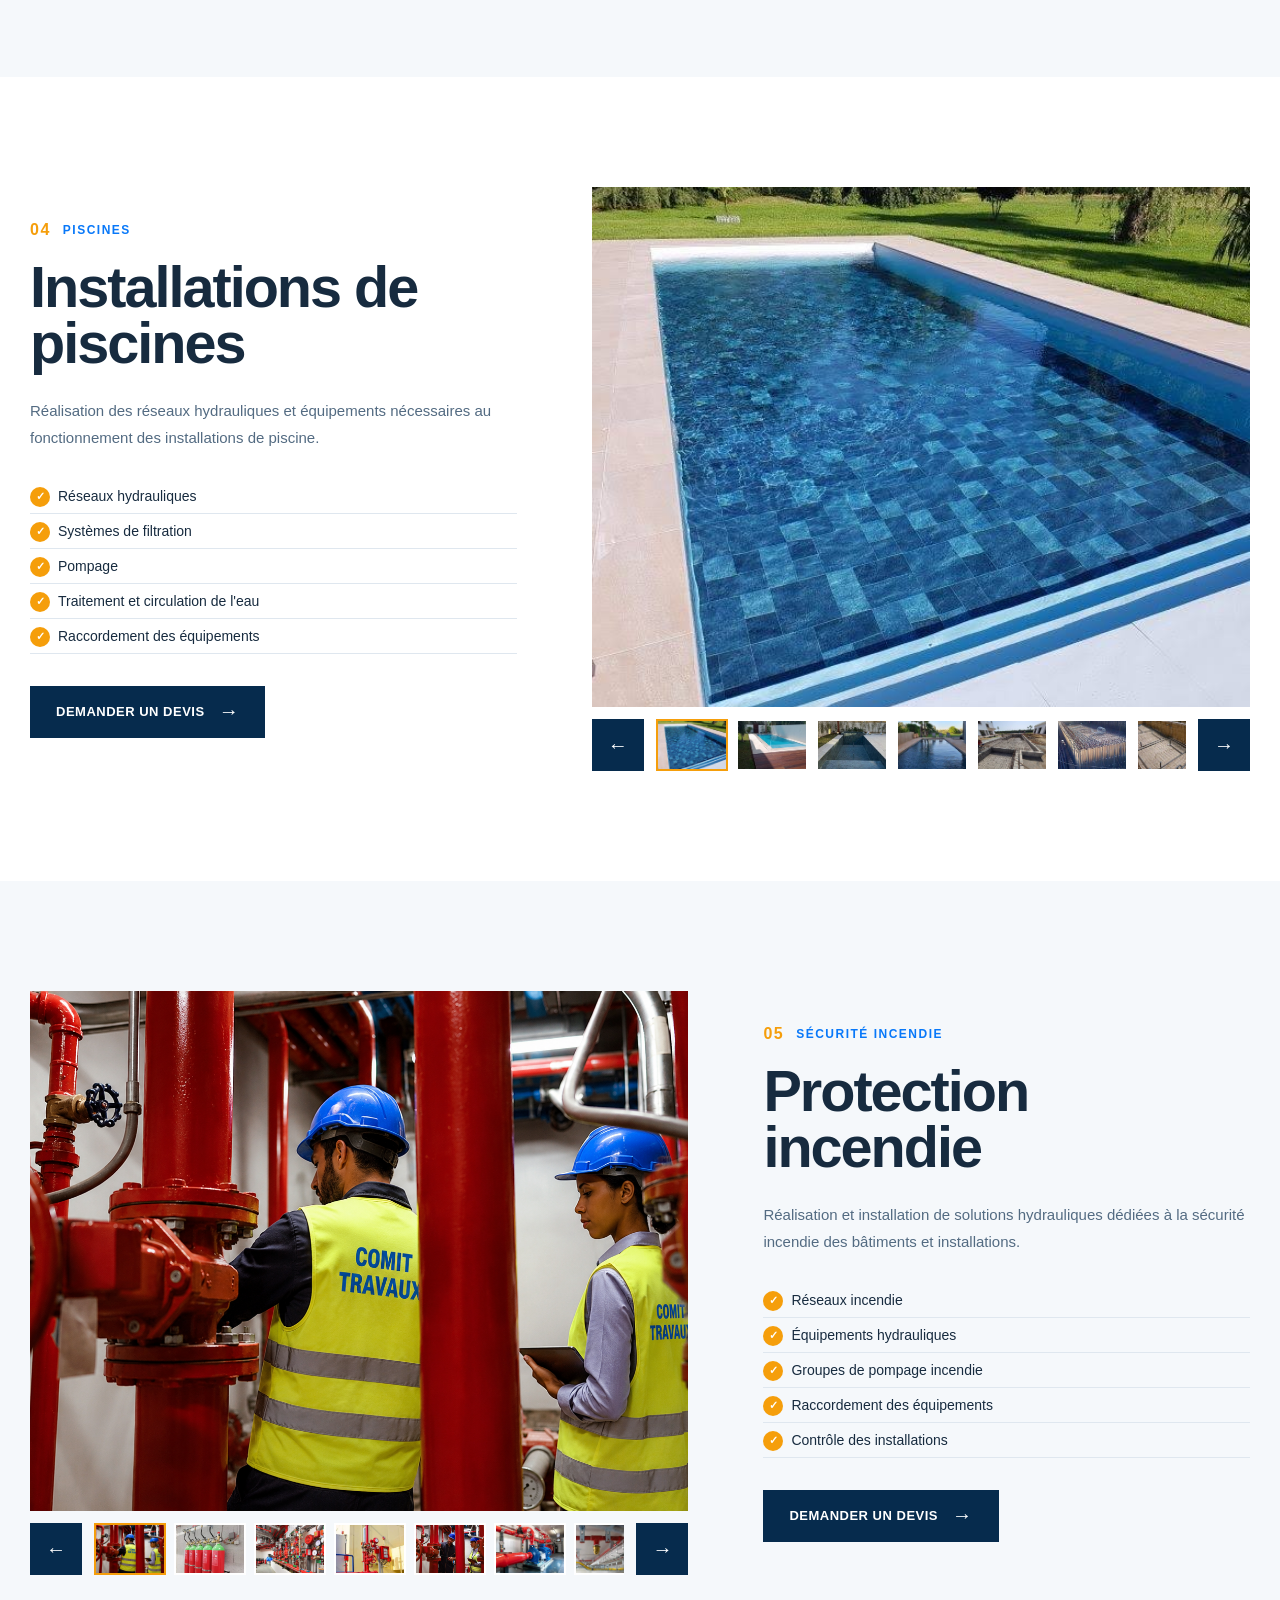
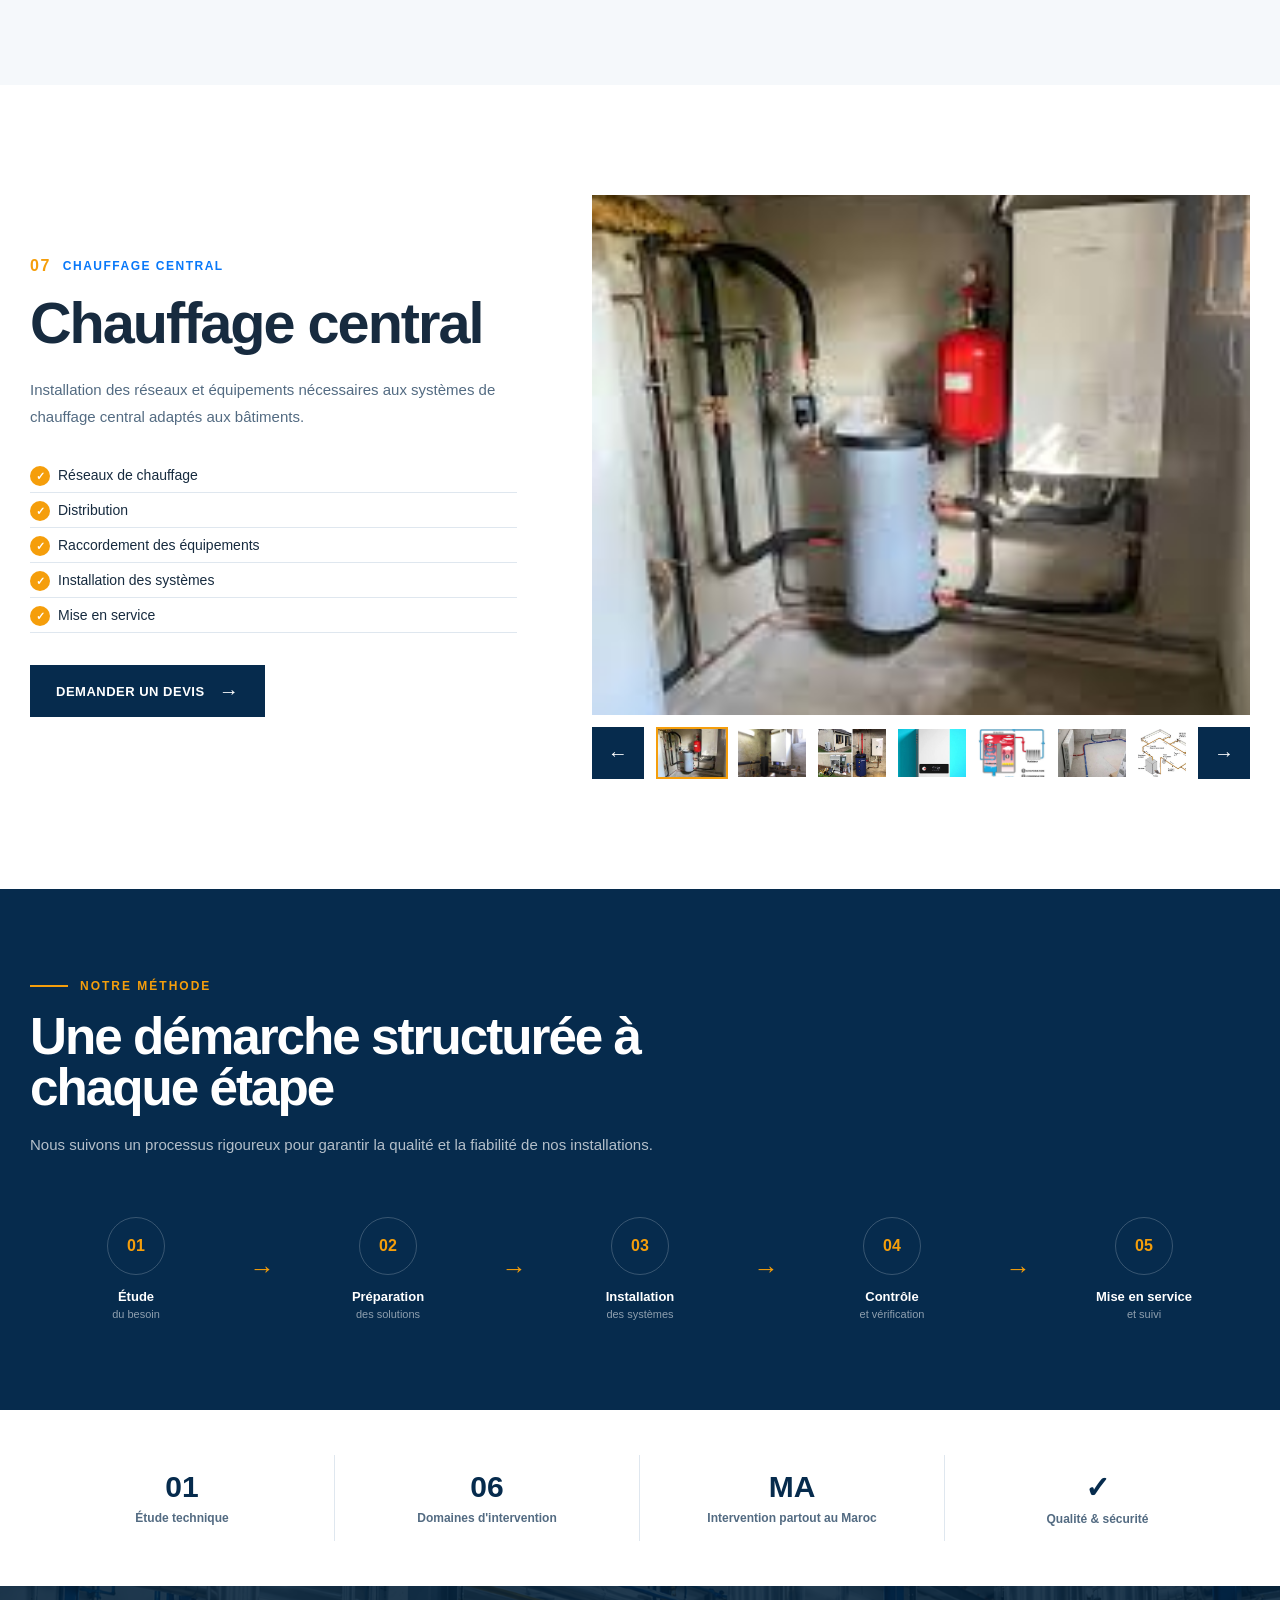
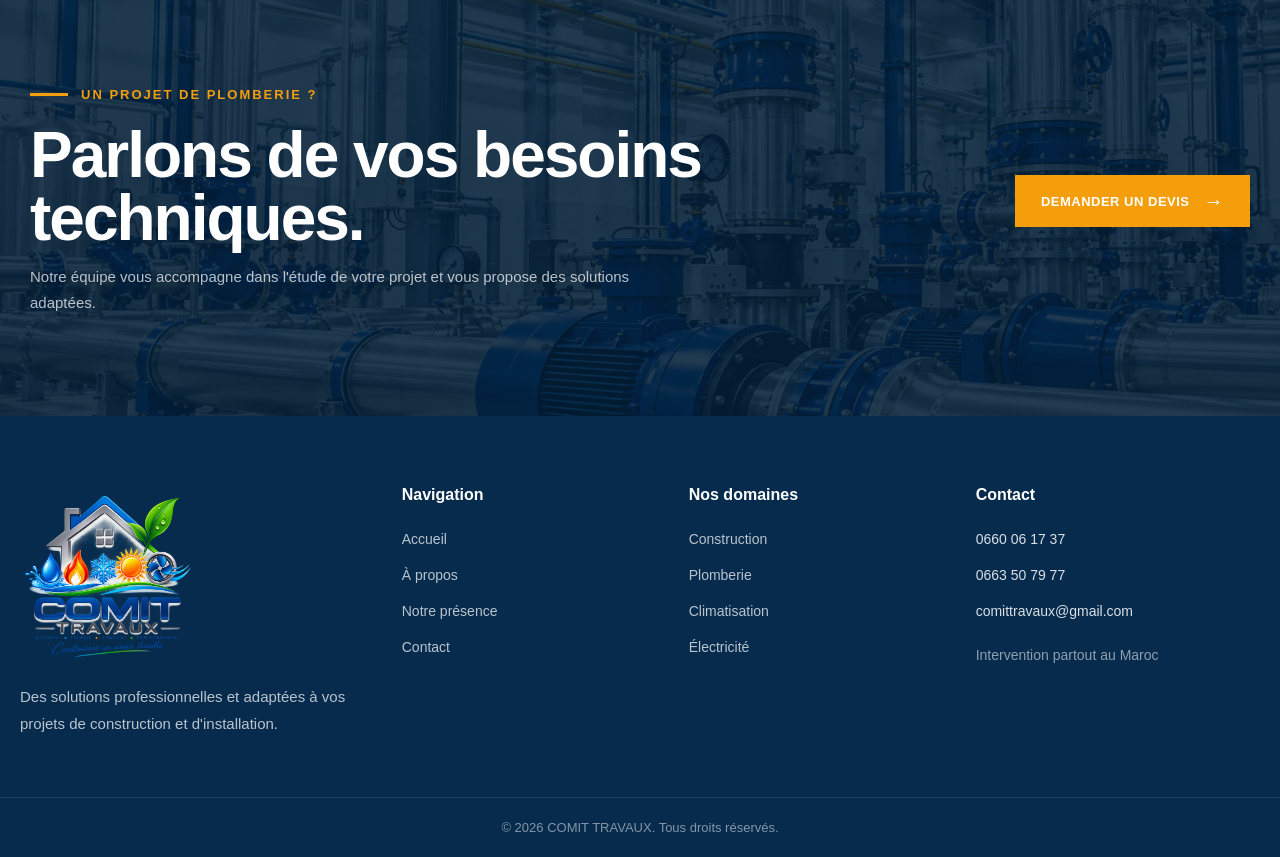
<file: pages/Plomberie/Plomberie.html>
<!DOCTYPE html>
<html lang="fr">

<head>
    <meta charset="UTF-8">
    <meta name="viewport" content="width=device-width, initial-scale=1.0">

    <title>Plomberie | COMIT TRAVAUX</title>

    <!-- CSS COMMUN -->
    <link rel="stylesheet" href="../../style.css">

    <!-- CSS SPÉCIFIQUE PLOMBERIE -->
    <link rel="stylesheet" href="Plomberie.css">
</head>

<body>

    <!-- =====================================================
         HEADER COMMUN
    ====================================================== -->

    <div id="site-header"></div>


    <main class="plomberie-page">

        <!-- =================================================
             HERO
        ================================================== -->

        <section class="pl-hero">

            <div class="pl-hero-overlay"></div>

            <div class="pl-container pl-hero-inner">

                <div class="pl-hero-content">

                    <div class="pl-eyebrow">
                        <span></span>
                        DOMAINE D'ACTIVITÉ
                    </div>

                    <h1>
                        PLOMBERIE
                    </h1>

                    <p class="pl-hero-title">
                        Des installations fiables, conçues
                        pour la performance et la durabilité.
                    </p>

                    <p class="pl-hero-description">
                        Des solutions techniques adaptées aux
                        besoins des bâtiments résidentiels,
                        tertiaires et industriels.
                    </p>

                    <a href="../Contact/Contact.html" class="pl-btn pl-btn-primary">
                        DEMANDER UN DEVIS
                        <span>→</span>
                    </a>

                </div>


                <!-- Spécialités -->

                <div class="pl-hero-services">

                    <a href="#installation" class="pl-hero-service">
                        <div class="pl-icon">
                            <svg viewBox="0 0 24 24">
                                <path d="M14.7 6.3a4 4 0 0 0-5.1 5.1L3 18l3 3 6.6-6.6a4 4 0 0 0 5.1-5.1l-2.1 2.1-2.1-.7-.7-2.1z"/>
                            </svg>
                        </div>
                        <span>Installation</span>
                    </a>

                    <a href="#sanitaire" class="pl-hero-service">
                        <div class="pl-icon">
                            <svg viewBox="0 0 24 24">
                                <path d="M6 3v8a6 6 0 0 0 12 0V3"/>
                                <path d="M4 3h4M16 3h4M12 17v4M8 21h8"/>
                            </svg>
                        </div>
                        <span>Sanitaire</span>
                    </a>

                    <a href="#pompage" class="pl-hero-service">
                        <div class="pl-icon">
                            <svg viewBox="0 0 24 24">
                                <circle cx="12" cy="12" r="3"/>
                                <path d="M12 2v4M12 18v4M2 12h4M18 12h4"/>
                                <path d="m4.9 4.9 2.8 2.8M16.3 16.3l2.8 2.8M19.1 4.9l-2.8 2.8M7.7 16.3l-2.8 2.8"/>
                            </svg>
                        </div>
                        <span>Pompage</span>
                    </a>

                    <a href="#piscines" class="pl-hero-service">
                        <div class="pl-icon">
                            <svg viewBox="0 0 24 24">
                                <path d="M3 8c3 0 3 2 6 2s3-2 6-2 3 2 6 2"/>
                                <path d="M3 13c3 0 3 2 6 2s3-2 6-2 3 2 6 2"/>
                                <path d="M3 18c3 0 3 2 6 2s3-2 6-2 3 2 6 2"/>
                            </svg>
                        </div>
                        <span>Piscines</span>
                    </a>

                    <a href="#incendie" class="pl-hero-service">
                        <div class="pl-icon">
                            <svg viewBox="0 0 24 24">
                                <path d="M12 3c2 4-2 5 2 8 2 1 3-1 3-3 3 3 4 6 2 10-1.5 3-4 4-7 4s-6-2-6-6c0-3 2-5 4-7 0 3 1 4 2 4 2-3 1-6 0-10z"/>
                            </svg>
                        </div>
                        <span>Sécurité incendie</span>
                    </a>

                    <a href="#chauffage" class="pl-hero-service">
                        <div class="pl-icon">
                            <svg viewBox="0 0 24 24">
                                <path d="M12 2v20"/>
                                <path d="M6 6h12M6 12h12M6 18h12"/>
                                <path d="M6 3v18M18 3v18"/>
                            </svg>
                        </div>
                        <span>Chauffage central</span>
                    </a>

                </div>

            </div>
        </section>


        <!-- =================================================
             EXPERTISE
        ================================================== -->

        <section class="pl-expertise">

            <div class="pl-container pl-expertise-grid">

                <div class="pl-expertise-content">

                    <div class="pl-section-label">
                        <span></span>
                        NOTRE EXPERTISE
                    </div>

                    <h2>
                        Des solutions de plomberie
                        adaptées à chaque projet
                    </h2>

                    <p>
                        COMIT TRAVAUX accompagne ses clients dans
                        la conception, l'installation et la mise en
                        service des réseaux et équipements de
                        plomberie.
                    </p>

                    <p>
                        Nos interventions sont adaptées aux
                        exigences techniques de chaque projet,
                        qu'il soit résidentiel, tertiaire ou industriel.
                    </p>


                    <div class="pl-expertise-features">

                        <div class="pl-feature">
                            <div class="pl-feature-icon">
                                ✓
                            </div>
                            <strong>Étude</strong>
                            <span>technique</span>
                        </div>

                        <div class="pl-feature">
                            <div class="pl-feature-icon">
                                ✓
                            </div>
                            <strong>Installation</strong>
                            <span>des systèmes</span>
                        </div>

                        <div class="pl-feature">
                            <div class="pl-feature-icon">
                                ✓
                            </div>
                            <strong>Maintenance</strong>
                            <span>des installations</span>
                        </div>

                        <div class="pl-feature">
                            <div class="pl-feature-icon">
                                ✓
                            </div>
                            <strong>Mise en service</strong>
                            <span>et contrôle</span>
                        </div>

                    </div>

                </div>


                <div class="pl-expertise-visual">

                    <img
                        src="../../images/plomberie/hero.jpg"
                        alt="Installation de plomberie">

                    <div class="pl-expertise-badge">

                        <div>
                            <span class="badge-icon">◆</span>
                            <strong>QUALITÉ</strong>
                            <small>des installations</small>
                        </div>

                        <div>
                            <span class="badge-icon">◇</span>
                            <strong>SÉCURITÉ</strong>
                            <small>et conformité</small>
                        </div>

                        <div>
                            <span class="badge-icon">⚙</span>
                            <strong>SOLUTIONS</strong>
                            <small>sur mesure</small>
                        </div>

                    </div>

                </div>

            </div>

        </section>


        <!-- =================================================
             SERVICES
        ================================================== -->

        <section class="pl-services" id="services">

            <div class="pl-container">

                <div class="pl-services-heading">

                    <div>
                        <div class="pl-section-label">
                            <span></span>
                            NOS SERVICES
                        </div>

                        <h2>
                            Nos domaines d'intervention
                        </h2>
                    </div>

                    <p>
                        Une expertise complète dans le secteur
                        de la plomberie et des installations hydrauliques.
                    </p>

                </div>


                <div class="pl-service-grid">

                    <!-- 01 -->

                    <a href="#installation" class="pl-service-card">

                        <img
                            src="../../images/plomberie/01-installation-plomberie/1.jpg"
                            alt="Installation plomberie">

                        <div class="pl-card-overlay"></div>

                        <div class="pl-card-content">

                            <span class="pl-card-number">01</span>

                            <h3>
                                Installation
                                plomberie
                            </h3>

                            <span class="pl-card-link">
                                DÉCOUVRIR <b>→</b>
                            </span>

                        </div>

                    </a>


                    <!-- 02 -->

                    <a href="#sanitaire" class="pl-service-card">

                        <img
                            src="../../images/plomberie/02-sanitaire/1.jpg"
                            alt="Sanitaire">

                        <div class="pl-card-overlay"></div>

                        <div class="pl-card-content">

                            <span class="pl-card-number">02</span>

                            <h3>
                                Sanitaire
                            </h3>

                            <span class="pl-card-link">
                                DÉCOUVRIR <b>→</b>
                            </span>

                        </div>

                    </a>


                    <!-- 03 -->

                    <a href="#pompage" class="pl-service-card">

                        <img
                            src="../../images/plomberie/03-pompage/1.jpg"
                            alt="Pompage">

                        <div class="pl-card-overlay"></div>

                        <div class="pl-card-content">

                            <span class="pl-card-number">03</span>

                            <h3>
                                Pompage
                            </h3>

                            <span class="pl-card-link">
                                DÉCOUVRIR <b>→</b>
                            </span>

                        </div>

                    </a>


                    <!-- 04 -->

                    <a href="#piscines" class="pl-service-card">

                        <img
                            src="../../images/plomberie/04-piscines/1.jpg"
                            alt="Piscines">

                        <div class="pl-card-overlay"></div>

                        <div class="pl-card-content">

                            <span class="pl-card-number">04</span>

                            <h3>
                                Piscines
                            </h3>

                            <span class="pl-card-link">
                                DÉCOUVRIR <b>→</b>
                            </span>

                        </div>

                    </a>


                    <!-- 05 -->

                    <a href="#incendie" class="pl-service-card">

                        <img
                            src="../../images/plomberie/05-securite-incendie/1.jpg"
                            alt="Sécurité incendie">

                        <div class="pl-card-overlay"></div>

                        <div class="pl-card-content">

                            <span class="pl-card-number">05</span>

                            <h3>
                                Sécurité
                                incendie
                            </h3>

                            <span class="pl-card-link">
                                DÉCOUVRIR <b>→</b>
                            </span>

                        </div>

                    </a>


                    <!-- 07 -->

                    <a href="#chauffage" class="pl-service-card">

                        <img
                            src="../../images/plomberie/07-chauffage-central/1.jpg"
                            alt="Chauffage central">

                        <div class="pl-card-overlay"></div>

                        <div class="pl-card-content">

                            <span class="pl-card-number">07</span>

                            <h3>
                                Chauffage
                                central
                            </h3>

                            <span class="pl-card-link">
                                DÉCOUVRIR <b>→</b>
                            </span>

                        </div>

                    </a>

                </div>

            </div>

        </section>


        <!-- =================================================
             SERVICE 01 — INSTALLATION
        ================================================== -->

        <section
            class="pl-detail"
            id="installation"
            data-service="01"
        >

            <div class="pl-container pl-detail-grid">

                <div class="pl-gallery"
                     data-images="../../images/plomberie/01-installation-plomberie/1.jpg|../../images/plomberie/01-installation-plomberie/2.jpg|../../images/plomberie/01-installation-plomberie/3.jpg|../../images/plomberie/01-installation-plomberie/4.jpg|../../images/plomberie/01-installation-plomberie/5.jpg|../../images/plomberie/01-installation-plomberie/6.jpg|../../images/plomberie/01-installation-plomberie/7.jpeg">

                    <div class="pl-gallery-main">
                        <img
                            class="pl-gallery-image"
                            src="../../images/plomberie/01-installation-plomberie/1.jpg"
                            alt="Installation plomberie">
                    </div>

                    <div class="pl-gallery-controls">
                        <button class="pl-gallery-prev" type="button">←</button>

                        <div class="pl-gallery-thumbnails"></div>

                        <button class="pl-gallery-next" type="button">→</button>
                    </div>

                </div>


                <div class="pl-detail-content">

                    <div class="pl-detail-label">
                        <span>01</span>
                        INSTALLATION PLOMBERIE
                    </div>

                    <h2>
                        Installation
                        plomberie
                    </h2>

                    <p>
                        Réalisation d'installations de plomberie
                        adaptées aux besoins des bâtiments et des
                        installations, avec des solutions fiables
                        et durables.
                    </p>

                    <ul>
                        <li>Réseaux d'alimentation en eau</li>
                        <li>Réseaux d'évacuation</li>
                        <li>Raccordement des équipements</li>
                        <li>Installation de plomberie générale</li>
                        <li>Contrôle et vérification des installations</li>
                    </ul>

                    <a href="../Contact/Contact.html"
                       class="pl-btn pl-btn-dark">
                        DEMANDER UN DEVIS
                        <span>→</span>
                    </a>

                </div>

            </div>

        </section>


        <!-- =================================================
             SERVICE 02 — SANITAIRE
        ================================================== -->

        <section
            class="pl-detail pl-detail-reverse"
            id="sanitaire"
            data-service="02"
        >

            <div class="pl-container pl-detail-grid">

                <div class="pl-gallery"
                     data-images="../../images/plomberie/02-sanitaire/1.jpg|../../images/plomberie/02-sanitaire/2.jpg|../../images/plomberie/02-sanitaire/3.jpg|../../images/plomberie/02-sanitaire/4.jpg|../../images/plomberie/02-sanitaire/5.jpg|../../images/plomberie/02-sanitaire/6.jpg|../../images/plomberie/02-sanitaire/7.jpg|../../images/plomberie/02-sanitaire/8.jpg|../../images/plomberie/02-sanitaire/9.jpg|../../images/plomberie/02-sanitaire/10.jpg">

                    <div class="pl-gallery-main">
                        <img
                            class="pl-gallery-image"
                            src="../../images/plomberie/02-sanitaire/1.jpg"
                            alt="Sanitaire">
                    </div>

                    <div class="pl-gallery-controls">
                        <button class="pl-gallery-prev" type="button">←</button>
                        <div class="pl-gallery-thumbnails"></div>
                        <button class="pl-gallery-next" type="button">→</button>
                    </div>

                </div>


                <div class="pl-detail-content">

                    <div class="pl-detail-label">
                        <span>02</span>
                        SANITAIRE
                    </div>

                    <h2>
                        Solutions
                        sanitaires
                    </h2>

                    <p>
                        Installation et raccordement des équipements
                        sanitaires ainsi que réalisation des réseaux
                        nécessaires au bon fonctionnement des installations.
                    </p>

                    <ul>
                        <li>Installation des équipements sanitaires</li>
                        <li>Alimentation en eau</li>
                        <li>Réseaux d'évacuation</li>
                        <li>Raccordement des appareils</li>
                        <li>Contrôle des installations</li>
                    </ul>

                    <a href="../Contact/Contact.html"
                       class="pl-btn pl-btn-dark">
                        DEMANDER UN DEVIS
                        <span>→</span>
                    </a>

                </div>

            </div>

        </section>


        <!-- =================================================
             SERVICE 03 — POMPAGE
        ================================================== -->

        <section
            class="pl-detail"
            id="pompage"
            data-service="03"
        >

            <div class="pl-container pl-detail-grid">

                <div class="pl-gallery"
                     data-images="../../images/plomberie/03-pompage/1.jpg|../../images/plomberie/03-pompage/2.jpg|../../images/plomberie/03-pompage/3.jpg|../../images/plomberie/03-pompage/4.jpg|../../images/plomberie/03-pompage/5.jpg|../../images/plomberie/03-pompage/6.jpg|../../images/plomberie/03-pompage/7.jpg|../../images/plomberie/03-pompage/8.jpg|../../images/plomberie/03-pompage/9.jpg|../../images/plomberie/03-pompage/10.jpg|../../images/plomberie/03-pompage/11.jpg|../../images/plomberie/03-pompage/12.jpg">

                    <div class="pl-gallery-main">
                        <img
                            class="pl-gallery-image"
                            src="../../images/plomberie/03-pompage/1.jpg"
                            alt="Pompage">
                    </div>

                    <div class="pl-gallery-controls">
                        <button class="pl-gallery-prev" type="button">←</button>
                        <div class="pl-gallery-thumbnails"></div>
                        <button class="pl-gallery-next" type="button">→</button>
                    </div>

                </div>


                <div class="pl-detail-content">

                    <div class="pl-detail-label">
                        <span>03</span>
                        POMPAGE
                    </div>

                    <h2>
                        Systèmes
                        de pompage
                    </h2>

                    <p>
                        Mise en œuvre de solutions de pompage
                        destinées à l'alimentation, au transfert
                        et à la distribution de l'eau.
                    </p>

                    <ul>
                        <li>Installation de pompes</li>
                        <li>Systèmes de surpression</li>
                        <li>Groupes de pompage</li>
                        <li>Réservoirs et équipements</li>
                        <li>Distribution de l'eau</li>
                    </ul>

                    <a href="../Contact/Contact.html"
                       class="pl-btn pl-btn-dark">
                        DEMANDER UN DEVIS
                        <span>→</span>
                    </a>

                </div>

            </div>

        </section>


        <!-- =================================================
             SERVICE 04 — PISCINES
        ================================================== -->

        <section
            class="pl-detail pl-detail-reverse"
            id="piscines"
            data-service="04"
        >

            <div class="pl-container pl-detail-grid">

                <div class="pl-gallery"
                     data-images="../../images/plomberie/04-piscines/1.jpg|../../images/plomberie/04-piscines/2.jpg|../../images/plomberie/04-piscines/3.jpg|../../images/plomberie/04-piscines/4.jpg|../../images/plomberie/04-piscines/5.jpg|../../images/plomberie/04-piscines/6.jpg|../../images/plomberie/04-piscines/7.jpg|../../images/plomberie/04-piscines/8.jpg|../../images/plomberie/04-piscines/9.jpg|../../images/plomberie/04-piscines/10.jpg|../../images/plomberie/04-piscines/11.jpg|../../images/plomberie/04-piscines/12.jpg|../../images/plomberie/04-piscines/13.jpg|../../images/plomberie/04-piscines/14.jpg|../../images/plomberie/04-piscines/15.jpg|../../images/plomberie/04-piscines/16.jpg|../../images/plomberie/04-piscines/17.jpg">

                    <div class="pl-gallery-main">
                        <img
                            class="pl-gallery-image"
                            src="../../images/plomberie/04-piscines/1.jpg"
                            alt="Piscines">
                    </div>

                    <div class="pl-gallery-controls">
                        <button class="pl-gallery-prev" type="button">←</button>
                        <div class="pl-gallery-thumbnails"></div>
                        <button class="pl-gallery-next" type="button">→</button>
                    </div>

                </div>


                <div class="pl-detail-content">

                    <div class="pl-detail-label">
                        <span>04</span>
                        PISCINES
                    </div>

                    <h2>
                        Installations
                        de piscines
                    </h2>

                    <p>
                        Réalisation des réseaux hydrauliques et
                        équipements nécessaires au fonctionnement
                        des installations de piscine.
                    </p>

                    <ul>
                        <li>Réseaux hydrauliques</li>
                        <li>Systèmes de filtration</li>
                        <li>Pompage</li>
                        <li>Traitement et circulation de l'eau</li>
                        <li>Raccordement des équipements</li>
                    </ul>

                    <a href="../Contact/Contact.html"
                       class="pl-btn pl-btn-dark">
                        DEMANDER UN DEVIS
                        <span>→</span>
                    </a>

                </div>

            </div>

        </section>


        <!-- =================================================
             SERVICE 05 — INCENDIE
        ================================================== -->

        <section
            class="pl-detail"
            id="incendie"
            data-service="05"
        >

            <div class="pl-container pl-detail-grid">

                <div class="pl-gallery"
                     data-images="../../images/plomberie/05-securite-incendie/1.jpg|../../images/plomberie/05-securite-incendie/2.jpg|../../images/plomberie/05-securite-incendie/3.jpg|../../images/plomberie/05-securite-incendie/4.jpg|../../images/plomberie/05-securite-incendie/5.jpg|../../images/plomberie/05-securite-incendie/6.jpg|../../images/plomberie/05-securite-incendie/7.jpg|../../images/plomberie/05-securite-incendie/8.jpg">

                    <div class="pl-gallery-main">
                        <img
                            class="pl-gallery-image"
                            src="../../images/plomberie/05-securite-incendie/1.jpg"
                            alt="Sécurité incendie">
                    </div>

                    <div class="pl-gallery-controls">
                        <button class="pl-gallery-prev" type="button">←</button>
                        <div class="pl-gallery-thumbnails"></div>
                        <button class="pl-gallery-next" type="button">→</button>
                    </div>

                </div>


                <div class="pl-detail-content">

                    <div class="pl-detail-label">
                        <span>05</span>
                        SÉCURITÉ INCENDIE
                    </div>

                    <h2>
                        Protection
                        incendie
                    </h2>

                    <p>
                        Réalisation et installation de solutions
                        hydrauliques dédiées à la sécurité incendie
                        des bâtiments et installations.
                    </p>

                    <ul>
                        <li>Réseaux incendie</li>
                        <li>Équipements hydrauliques</li>
                        <li>Groupes de pompage incendie</li>
                        <li>Raccordement des équipements</li>
                        <li>Contrôle des installations</li>
                    </ul>

                    <a href="../Contact/Contact.html"
                       class="pl-btn pl-btn-dark">
                        DEMANDER UN DEVIS
                        <span>→</span>
                    </a>

                </div>

            </div>

        </section>


        <!-- =================================================
             SERVICE 07 — CHAUFFAGE
        ================================================== -->

        <section
            class="pl-detail pl-detail-reverse"
            id="chauffage"
            data-service="07"
        >

            <div class="pl-container pl-detail-grid">

                <div class="pl-gallery"
                     data-images="../../images/plomberie/07-chauffage-central/1.jpg|../../images/plomberie/07-chauffage-central/2.jpg|../../images/plomberie/07-chauffage-central/3.jpg|../../images/plomberie/07-chauffage-central/4.jpg|../../images/plomberie/07-chauffage-central/5.jpg|../../images/plomberie/07-chauffage-central/6.jpg|../../images/plomberie/07-chauffage-central/7.jpg|../../images/plomberie/07-chauffage-central/8.jpg|../../images/plomberie/07-chauffage-central/9.jpeg|../../images/plomberie/07-chauffage-central/10.jpeg|../../images/plomberie/07-chauffage-central/11.jpeg|../../images/plomberie/07-chauffage-central/12.jpeg">

                    <div class="pl-gallery-main">
                        <img
                            class="pl-gallery-image"
                            src="../../images/plomberie/07-chauffage-central/1.jpg"
                            alt="Chauffage central">
                    </div>

                    <div class="pl-gallery-controls">
                        <button class="pl-gallery-prev" type="button">←</button>
                        <div class="pl-gallery-thumbnails"></div>
                        <button class="pl-gallery-next" type="button">→</button>
                    </div>

                </div>


                <div class="pl-detail-content">

                    <div class="pl-detail-label">
                        <span>07</span>
                        CHAUFFAGE CENTRAL
                    </div>

                    <h2>
                        Chauffage
                        central
                    </h2>

                    <p>
                        Installation des réseaux et équipements
                        nécessaires aux systèmes de chauffage
                        central adaptés aux bâtiments.
                    </p>

                    <ul>
                        <li>Réseaux de chauffage</li>
                        <li>Distribution</li>
                        <li>Raccordement des équipements</li>
                        <li>Installation des systèmes</li>
                        <li>Mise en service</li>
                    </ul>

                    <a href="../Contact/Contact.html"
                       class="pl-btn pl-btn-dark">
                        DEMANDER UN DEVIS
                        <span>→</span>
                    </a>

                </div>

            </div>

        </section>


        <!-- =================================================
             NOTRE MÉTHODE
        ================================================== -->

        <section class="pl-method">

            <div class="pl-container">

                <div class="pl-method-heading">

                    <div class="pl-section-label pl-label-light">
                        <span></span>
                        NOTRE MÉTHODE
                    </div>

                    <h2>
                        Une démarche structurée
                        à chaque étape
                    </h2>

                    <p>
                        Nous suivons un processus rigoureux pour
                        garantir la qualité et la fiabilité de
                        nos installations.
                    </p>

                </div>


                <div class="pl-method-steps">

                    <div class="pl-method-step">
                        <span>01</span>
                        <strong>Étude</strong>
                        <small>du besoin</small>
                    </div>

                    <div class="pl-method-arrow">→</div>

                    <div class="pl-method-step">
                        <span>02</span>
                        <strong>Préparation</strong>
                        <small>des solutions</small>
                    </div>

                    <div class="pl-method-arrow">→</div>

                    <div class="pl-method-step">
                        <span>03</span>
                        <strong>Installation</strong>
                        <small>des systèmes</small>
                    </div>

                    <div class="pl-method-arrow">→</div>

                    <div class="pl-method-step">
                        <span>04</span>
                        <strong>Contrôle</strong>
                        <small>et vérification</small>
                    </div>

                    <div class="pl-method-arrow">→</div>

                    <div class="pl-method-step">
                        <span>05</span>
                        <strong>Mise en service</strong>
                        <small>et suivi</small>
                    </div>

                </div>

            </div>

        </section>


        <!-- =================================================
             GARANTIES
        ================================================== -->

        <section class="pl-stats">

            <div class="pl-container pl-stats-grid">

                <div class="pl-stat">
                    <strong>01</strong>
                    <span>Étude technique</span>
                </div>

                <div class="pl-stat">
                    <strong>06</strong>
                    <span>Domaines d'intervention</span>
                </div>

                <div class="pl-stat">
                    <strong>MA</strong>
                    <span>Intervention partout au Maroc</span>
                </div>

                <div class="pl-stat">
                    <strong>✓</strong>
                    <span>Qualité & sécurité</span>
                </div>

            </div>

        </section>


        <!-- =================================================
             CTA FINAL
        ================================================== -->

        <section class="pl-final-cta">

            <div class="pl-final-overlay"></div>

            <div class="pl-container pl-final-inner">

                <div>

                    <div class="pl-eyebrow">
                        <span></span>
                        UN PROJET DE PLOMBERIE ?
                    </div>

                    <h2>
                        Parlons de vos besoins
                        techniques.
                    </h2>

                    <p>
                        Notre équipe vous accompagne dans
                        l'étude de votre projet et vous propose
                        des solutions adaptées.
                    </p>

                </div>

                <a href="../Contact/Contact.html"
                   class="pl-btn pl-btn-primary">
                    DEMANDER UN DEVIS
                    <span>→</span>
                </a>

            </div>

        </section>

    </main>


    <!-- =====================================================
         FOOTER COMMUN
    ====================================================== -->

    <div id="site-footer"></div>


    <!-- JS COMMUN -->
    <script src="../../script.js"></script>

    <!-- JS PLOMBERIE -->
    <script src="Plomberie.js"></script>

</body>
</html>
</file>
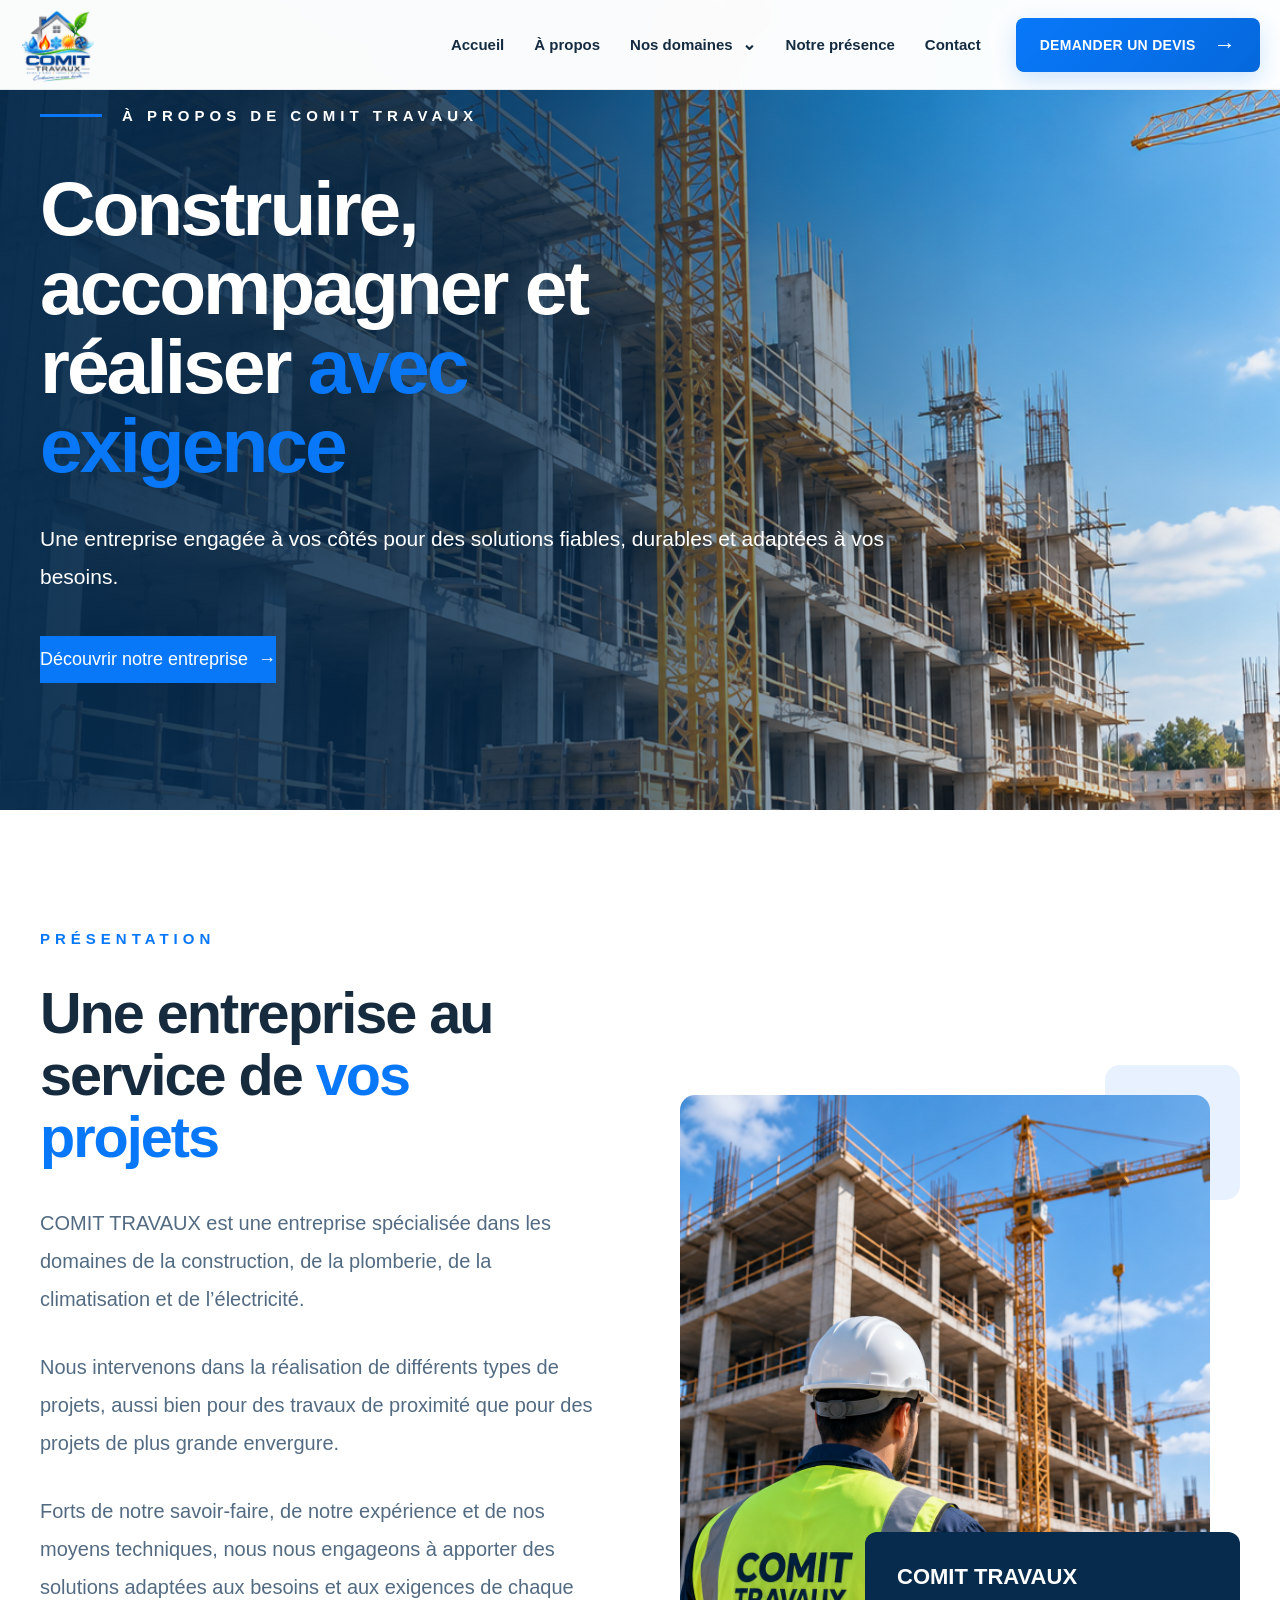
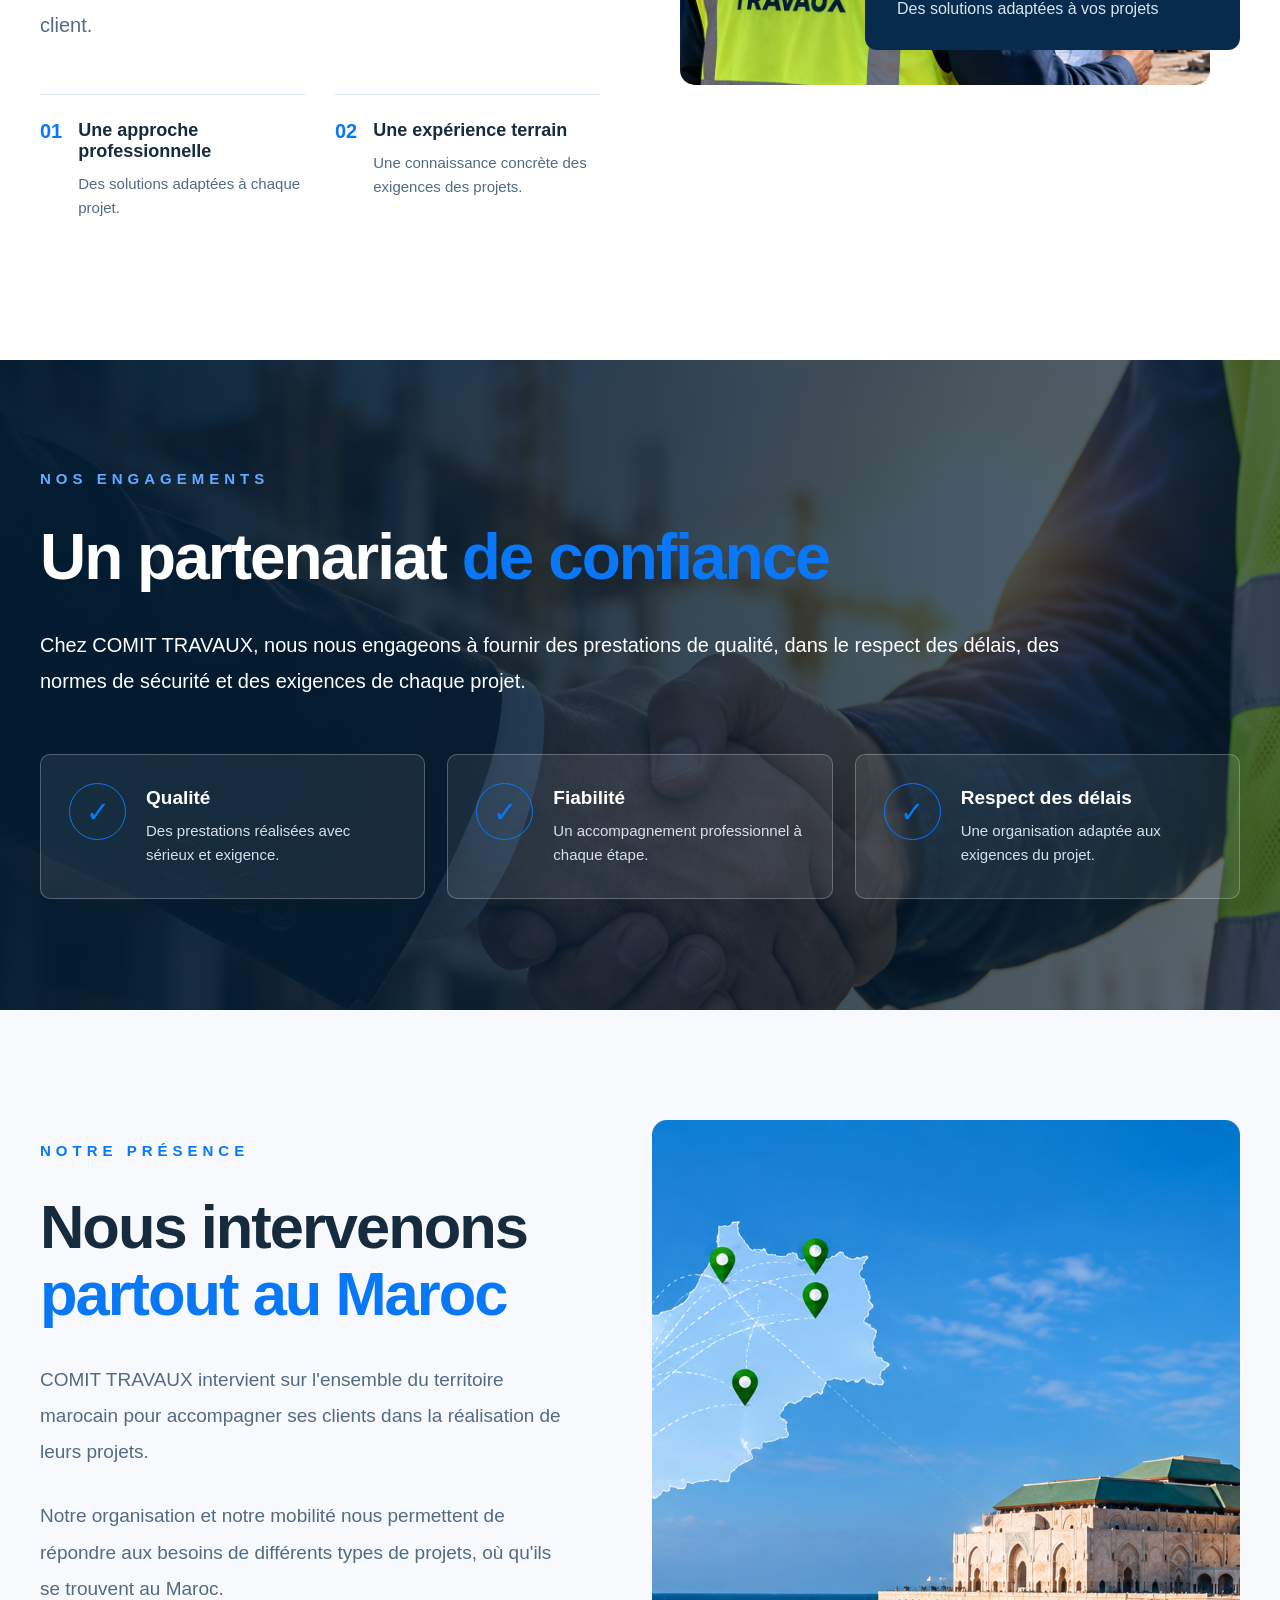
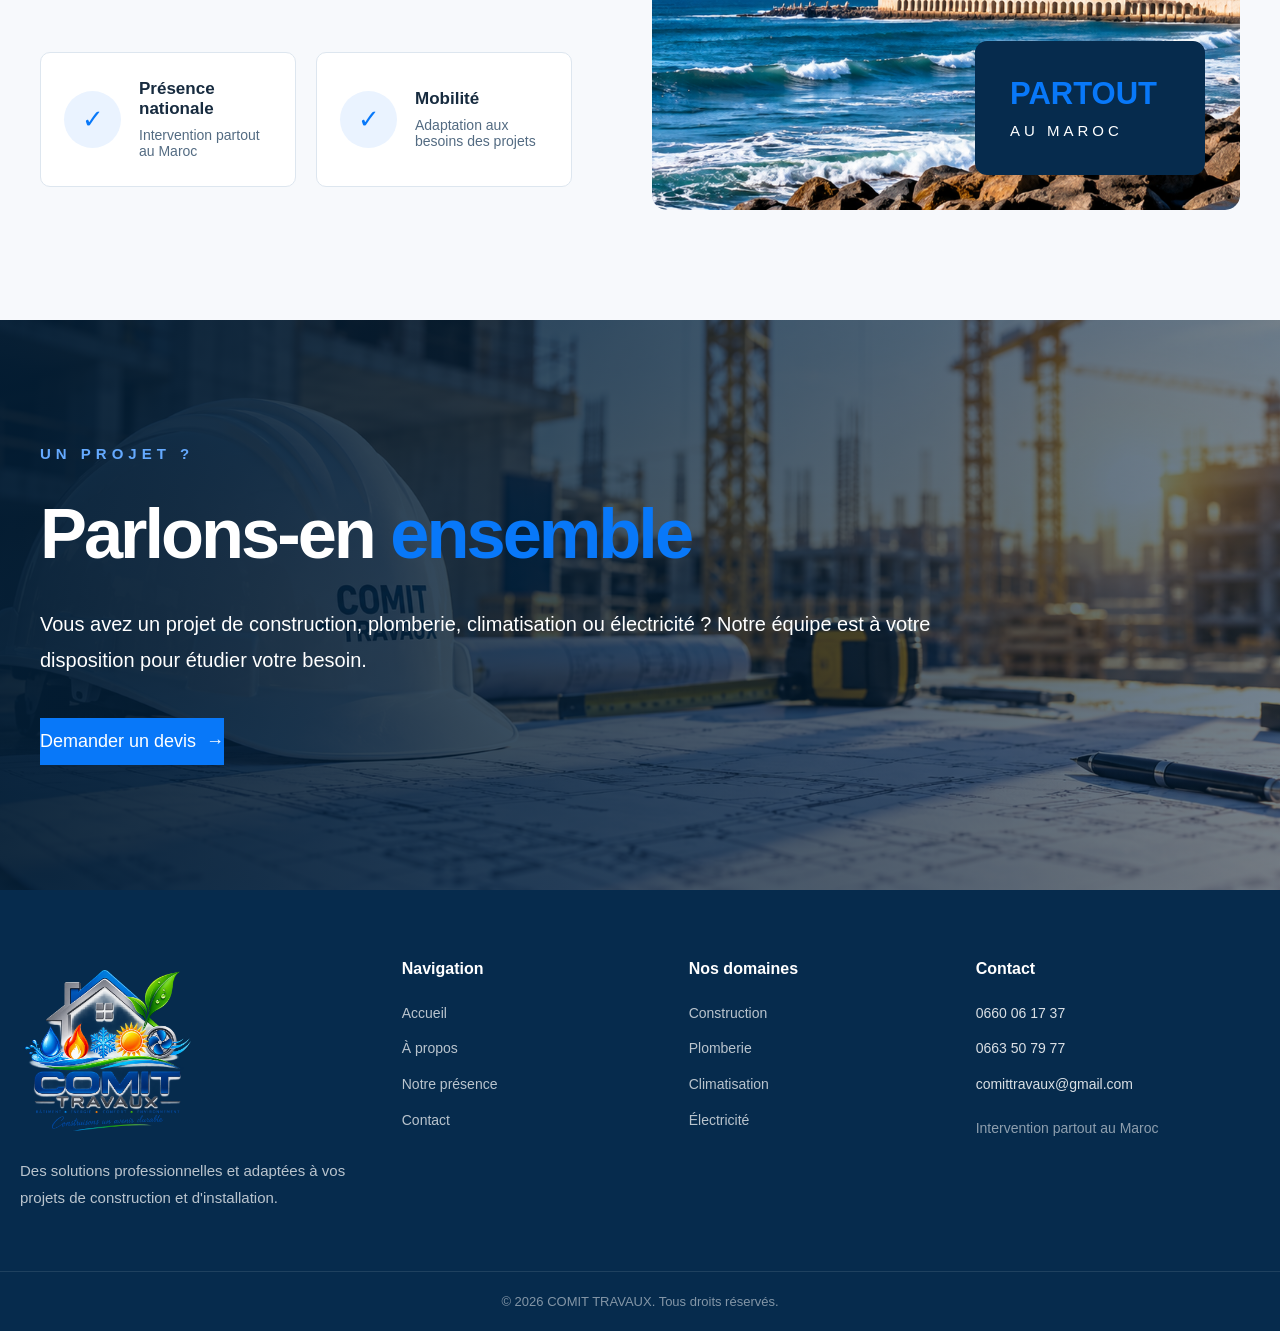
<file: pages/À propos/À propos.html>
<!DOCTYPE html>
<html lang="fr">

<head>
    <meta charset="UTF-8">
    <meta name="viewport" content="width=device-width, initial-scale=1.0">

    <title>À propos | COMIT TRAVAUX</title>

    <!-- CSS commun -->
    <link rel="stylesheet" href="../../style.css">

    <!-- CSS de la page -->
    <link rel="stylesheet" href="À propos.css">
</head>

<body>

    <!-- HEADER COMMUN -->
    <div id="site-header"></div>


    <main class="about-page">


        <!-- =====================================================
             HERO
        ====================================================== -->

        <section class="about-hero">

            <div class="about-hero-bg"></div>
            <div class="about-hero-overlay"></div>

            <div class="about-container hero-container">

                <div class="about-label">
                    <span></span>
                    À PROPOS DE COMIT TRAVAUX
                </div>

                <h1>
                    Construire,<br>
                    accompagner et<br>
                    réaliser
                    <span>avec<br>exigence</span>
                </h1>

                <p>
                    Une entreprise engagée à vos côtés pour des solutions
                    fiables, durables et adaptées à vos besoins.
                </p>

                <a href="#presentation" class="about-btn">
                    Découvrir notre entreprise
                    <span>→</span>
                </a>

            </div>

        </section>


        <!-- =====================================================
             PRESENTATION
        ====================================================== -->

        <section class="presentation" id="presentation">

            <div class="about-container presentation-grid">

                <!-- TEXTE -->
                <div class="presentation-text">

                    <div class="section-title">
                        PRÉSENTATION
                    </div>

                    <h2>
                        Une entreprise au
                        service de
                        <span>vos projets</span>
                    </h2>

                    <p>
                        COMIT TRAVAUX est une entreprise spécialisée dans
                        les domaines de la construction, de la plomberie,
                        de la climatisation et de l’électricité.
                    </p>

                    <p>
                        Nous intervenons dans la réalisation de différents
                        types de projets, aussi bien pour des travaux de
                        proximité que pour des projets de plus grande
                        envergure.
                    </p>

                    <p>
                        Forts de notre savoir-faire, de notre expérience et
                        de nos moyens techniques, nous nous engageons à
                        apporter des solutions adaptées aux besoins et aux
                        exigences de chaque client.
                    </p>


                    <div class="presentation-points">

                        <div class="presentation-point">

                            <span>01</span>

                            <div>
                                <h3>Une approche professionnelle</h3>
                                <p>
                                    Des solutions adaptées à chaque projet.
                                </p>
                            </div>

                        </div>


                        <div class="presentation-point">

                            <span>02</span>

                            <div>
                                <h3>Une expérience terrain</h3>
                                <p>
                                    Une connaissance concrète des exigences
                                    des projets.
                                </p>
                            </div>

                        </div>

                    </div>

                </div>


                <!-- IMAGE -->
                <div class="presentation-image">

                    <div class="image-decoration"></div>

                    <img
                        src="../../images/a-propos/presentation.jpg"
                        alt="COMIT TRAVAUX">

                    <div class="presentation-card">

                        <strong>COMIT TRAVAUX</strong>

                        <span>
                            Des solutions adaptées à vos projets
                        </span>

                    </div>

                </div>

            </div>

        </section>


        <!-- =====================================================
             ENGAGEMENTS
        ====================================================== -->

        <section class="engagements">

            <div class="engagements-bg"></div>
            <div class="engagements-overlay"></div>

            <div class="about-container engagements-content">

                <div class="section-title light">
                    NOS ENGAGEMENTS
                </div>

                <h2>
                    Un partenariat
                    <span>de confiance</span>
                </h2>

                <p class="engagement-description">
                    Chez COMIT TRAVAUX, nous nous engageons à fournir des
                    prestations de qualité, dans le respect des délais,
                    des normes de sécurité et des exigences de chaque projet.
                </p>


                <div class="engagement-cards">

                    <div class="engagement-card">

                        <div class="check">
                            ✓
                        </div>

                        <div>
                            <h3>Qualité</h3>
                            <p>
                                Des prestations réalisées avec sérieux
                                et exigence.
                            </p>
                        </div>

                    </div>


                    <div class="engagement-card">

                        <div class="check">
                            ✓
                        </div>

                        <div>
                            <h3>Fiabilité</h3>
                            <p>
                                Un accompagnement professionnel à chaque étape.
                            </p>
                        </div>

                    </div>


                    <div class="engagement-card">

                        <div class="check">
                            ✓
                        </div>

                        <div>
                            <h3>Respect des délais</h3>
                            <p>
                                Une organisation adaptée aux exigences
                                du projet.
                            </p>
                        </div>

                    </div>

                </div>

            </div>

        </section>


        <!-- =====================================================
             NOTRE PRESENCE
        ====================================================== -->

        <section class="presence">

            <div class="about-container presence-grid">

                <!-- TEXTE -->
                <div class="presence-text">

                    <div class="section-title">
                        NOTRE PRÉSENCE
                    </div>

                    <h2>
                        Nous intervenons
                        <span>partout au Maroc</span>
                    </h2>

                    <p>
                        COMIT TRAVAUX intervient sur l'ensemble du territoire
                        marocain pour accompagner ses clients dans la
                        réalisation de leurs projets.
                    </p>

                    <p>
                        Notre organisation et notre mobilité nous permettent
                        de répondre aux besoins de différents types de projets,
                        où qu'ils se trouvent au Maroc.
                    </p>


                    <div class="presence-cards">

                        <div class="presence-card">

                            <div class="presence-check">
                                ✓
                            </div>

                            <div>
                                <h3>Présence nationale</h3>
                                <p>
                                    Intervention partout au Maroc
                                </p>
                            </div>

                        </div>


                        <div class="presence-card">

                            <div class="presence-check">
                                ✓
                            </div>

                            <div>
                                <h3>Mobilité</h3>
                                <p>
                                    Adaptation aux besoins des projets
                                </p>
                            </div>

                        </div>

                    </div>

                </div>


                <!-- IMAGE -->
                <div class="presence-image">

                    <img
                        src="../../images/a-propos/maroc.jpg"
                        alt="Notre présence partout au Maroc">

                    <div class="presence-badge">
                        <strong>PARTOUT</strong>
                        <span>AU MAROC</span>
                    </div>

                </div>

            </div>

        </section>


        <!-- =====================================================
             CTA
        ====================================================== -->

        <section class="about-cta">

            <div class="cta-bg"></div>
            <div class="cta-overlay"></div>

            <div class="about-container cta-content">

                <div class="section-title light">
                    UN PROJET ?
                </div>

                <h2>
                    Parlons-en
                    <span>ensemble</span>
                </h2>

                <p>
                    Vous avez un projet de construction, plomberie,
                    climatisation ou électricité ? Notre équipe est à
                    votre disposition pour étudier votre besoin.
                </p>

                <a href="../Contact/Contact.html" class="about-btn">
                    Demander un devis
                    <span>→</span>
                </a>

            </div>

        </section>

    </main>


    <!-- FOOTER COMMUN -->
    <div id="site-footer"></div>


    <!-- JS COMMUN -->
    <script src="../../script.js"></script>

    <!-- JS À PROPOS -->
    <script src="À propos.js"></script>

</body>
</html>
</file>
<file: style.css>
/* =========================================================
   COMIT TRAVAUX - STYLE COMMUN
   Header / Footer / Index / Responsive
   ========================================================= */


/* =========================
   VARIABLES
   ========================= */

:root {
    --blue-dark: #062b4d;
    --blue: #0878f9;
    --blue-hover: #0568dc;

    --blue-soft: #eaf3ff;

    --green: #55b900;
    --orange: #f59e0b;

    --white: #ffffff;
    --black: #101828;

    --text: #536b82;
    --text-dark: #172b3f;

    --light: #f7f9fc;
    --border: #e4e9ef;

    --container: 1240px;

    --header-height: 90px;

    --radius: 8px;

    --transition: 0.3s ease;
}


/* =========================
   RESET
   ========================= */

* {
    margin: 0;
    padding: 0;
    box-sizing: border-box;
}

html {
    scroll-behavior: smooth;
}

body {
    margin: 0;
    font-family: Arial, Helvetica, sans-serif;
    color: var(--text-dark);
    background: var(--white);
}

img {
    max-width: 100%;
    display: block;
}

a {
    color: inherit;
    text-decoration: none;
}

button {
    font: inherit;
}

.container {
    width: min(100% - 40px, var(--container));
    margin-inline: auto;
}


/* =========================================================
   HEADER
   ========================================================= */

.site-header {
    position: fixed;
    top: 0;
    left: 0;

    width: 100%;
    height: var(--header-height);

    z-index: 1000;

    background: rgba(255, 255, 255, 0.98);

    border-bottom: 1px solid rgba(0, 0, 0, 0.06);

    transition:
        background var(--transition),
        box-shadow var(--transition),
        height var(--transition);
}


/* Header après scroll */

.site-header.scrolled {
    background: rgba(255, 255, 255, 0.98);

    box-shadow:
        0 8px 30px rgba(0, 0, 0, 0.08);
}


/* =========================
   HEADER INNER
   ========================= */

.header-inner {
    height: 100%;

    display: flex;
    align-items: center;
    justify-content: space-between;

    gap: 30px;
}


/* =========================
   LOGO
   ========================= */

.site-logo {
    display: flex;
    align-items: center;

    flex-shrink: 0;
}

.site-logo img {
    width: 85px;
    height: auto;

    object-fit: contain;
}


/* =========================
   NAVIGATION
   ========================= */

.main-nav {
    display: flex;
    align-items: center;

    gap: 30px;

    margin-left: auto;
}


.main-nav > a,
.dropdown-toggle {
    position: relative;

    display: inline-flex;
    align-items: center;
    gap: 6px;

    height: 50px;

    border: none;
    background: transparent;

    color: var(--text-dark);

    font-size: 15px;
    font-weight: 600;

    cursor: pointer;

    transition:
        color var(--transition);
}


.main-nav > a:hover,
.dropdown-toggle:hover {
    color: var(--blue);
}


/* ligne sous le lien */

.main-nav > a::after,
.dropdown-toggle::after {
    content: "";

    position: absolute;

    left: 0;
    bottom: 17px;

    width: 0;
    height: 2px;

    background: var(--blue);

    transition: width var(--transition);
}


.main-nav > a:hover::after,
.dropdown-toggle:hover::after {
    width: 100%;
}


/* =========================
   DROPDOWN
   ========================= */

.nav-dropdown {
    position: relative;
}


.dropdown-toggle span {
    font-size: 17px;

    transition:
        transform var(--transition);
}


.nav-dropdown.open .dropdown-toggle span {
    transform: rotate(180deg);
}


.dropdown-menu {
    position: absolute;

    top: calc(100% - 5px);
    left: 50%;

    min-width: 230px;

    padding: 12px;

    background: var(--white);

    border: 1px solid var(--border);

    border-radius: 8px;

    box-shadow:
        0 18px 45px rgba(0, 0, 0, 0.12);

    opacity: 0;
    visibility: hidden;

    transform:
        translate(-50%, 10px);

    transition:
        opacity var(--transition),
        visibility var(--transition),
        transform var(--transition);
}


.nav-dropdown.open .dropdown-menu {
    opacity: 1;
    visibility: visible;

    transform:
        translate(-50%, 0);
}


.dropdown-menu a {
    display: block;

    padding: 12px 14px;

    border-radius: 6px;

    color: var(--text-dark);

    font-size: 14px;
    font-weight: 600;

    transition:
        background var(--transition),
        color var(--transition);
}


.dropdown-menu a:hover {
    background: var(--blue-soft);
    color: var(--blue);
}


/* =========================
   BOUTON DEVIS
   ========================= */

.header-cta {
    flex-shrink: 0;

    display: inline-flex;
    align-items: center;
    justify-content: center;

    min-height: 46px;

    padding: 0 22px;

    background: var(--blue);

    color: var(--white);

    border-radius: 5px;

    font-size: 14px;
    font-weight: 700;

    transition:
        background var(--transition),
        transform var(--transition),
        box-shadow var(--transition);
}


.header-cta:hover {
    background: var(--blue-hover);

    transform: translateY(-2px);

    box-shadow:
        0 8px 20px rgba(8, 120, 249, 0.25);
}


/* =========================
   MENU MOBILE BUTTON
   ========================= */

.mobile-menu-button {
    display: none;

    width: 44px;
    height: 44px;

    border: 1px solid var(--border);
    border-radius: 6px;

    background: var(--white);

    cursor: pointer;

    align-items: center;
    justify-content: center;

    flex-direction: column;

    gap: 5px;
}


.mobile-menu-button span {
    width: 21px;
    height: 2px;

    background: var(--blue-dark);

    transition:
        transform var(--transition),
        opacity var(--transition);
}


.mobile-open .mobile-menu-button span:nth-child(1) {
    transform:
        translateY(7px)
        rotate(45deg);
}


.mobile-open .mobile-menu-button span:nth-child(2) {
    opacity: 0;
}


.mobile-open .mobile-menu-button span:nth-child(3) {
    transform:
        translateY(-7px)
        rotate(-45deg);
}


/* =========================================================
   MOBILE NAVIGATION
   ========================================================= */

.mobile-nav {
    display: none;
}


/* =========================================================
   FOOTER
   ========================================================= */

.site-footer {
    background: var(--blue-dark);

    color: var(--white);

    padding-top: 70px;
}


.footer-grid {
    display: grid;

    grid-template-columns:
        1.4fr
        1fr
        1fr
        1.2fr;

    gap: 50px;

    padding-bottom: 60px;
}


/* =========================
   FOOTER LOGO
   ========================= */

.footer-logo {
    display: inline-flex;

    margin-bottom: 22px;
}


.footer-logo img {
    width: 175px;
    height: auto;
}


.footer-company p {
    max-width: 360px;

    color: rgba(255, 255, 255, 0.72);

    font-size: 15px;
    line-height: 1.8;
}


/* =========================
   FOOTER COLUMNS
   ========================= */

.footer-column {
    display: flex;
    flex-direction: column;

    gap: 12px;
}


.footer-column h3 {
    margin-bottom: 12px;

    color: var(--white);

    font-size: 16px;
    font-weight: 700;
}


.footer-column a,
.footer-column p {
    color: rgba(255, 255, 255, 0.72);

    font-size: 14px;
    line-height: 1.7;

    transition:
        color var(--transition);
}


.footer-column a:hover {
    color: var(--white);
}


/* =========================
   FOOTER CONTACT
   ========================= */

.footer-contact a {
    color: rgba(255, 255, 255, 0.85);
}


.footer-contact p {
    margin-top: 8px;

    color: rgba(255, 255, 255, 0.55);
}


/* =========================
   FOOTER BOTTOM
   ========================= */

.footer-bottom {
    border-top:
        1px solid rgba(255, 255, 255, 0.1);

    padding: 22px 0;
}


.footer-bottom p {
    color: rgba(255, 255, 255, 0.5);

    font-size: 13px;

    text-align: center;
}


/* =========================================================
   INDEX
   ========================================================= */

.index-page {
    position: relative;

    min-height: 100vh;

    overflow: hidden;

    display: flex;
    align-items: center;
    justify-content: center;

    background: var(--blue-dark);

    color: var(--white);
}


.index-background {
    position: absolute;

    inset: 0;

    background:
        linear-gradient(
            90deg,
            rgba(6, 43, 77, 0.92),
            rgba(6, 43, 77, 0.5)
        ),
        url("images/index-bg.jpg")
        center / cover no-repeat;
}


.index-overlay {
    position: absolute;

    inset: 0;

    background:
        linear-gradient(
            135deg,
            rgba(6, 43, 77, 0.55),
            rgba(8, 120, 249, 0.08)
        );
}


.index-content {
    position: relative;

    z-index: 2;

    width: min(100% - 40px, 900px);

    text-align: center;
}


.index-logo {
    display: inline-block;

    margin-bottom: 30px;
}


.index-logo img {
    width: 210px;

    margin-inline: auto;
}


.index-label {
    display: block;

    margin-bottom: 18px;

    color: rgba(255, 255, 255, 0.8);

    font-size: 14px;
    font-weight: 700;

    letter-spacing: 5px;
}


.index-content h1 {
    margin-bottom: 22px;

    color: var(--white);

    font-size:
        clamp(45px, 7vw, 86px);

    line-height: 0.98;

    letter-spacing: -3px;
}


.index-content h1 span {
    color: var(--blue);
}


.index-content p {
    margin-bottom: 35px;

    color: rgba(255, 255, 255, 0.85);

    font-size: 18px;
}


.index-button {
    display: inline-flex;

    align-items: center;
    justify-content: center;

    gap: 15px;

    min-height: 52px;

    padding: 0 25px;

    background: var(--blue);

    color: var(--white);

    border-radius: 5px;

    font-weight: 700;

    transition:
        background var(--transition),
        transform var(--transition);
}


.index-button:hover {
    background: var(--blue-hover);

    transform: translateY(-3px);
}


.index-button span {
    font-size: 20px;
}


.index-bottom {
    position: absolute;

    left: 0;
    bottom: 30px;

    z-index: 2;

    width: 100%;

    padding:
        0 40px;

    display: flex;

    justify-content: space-between;

    color: rgba(255, 255, 255, 0.65);

    font-size: 11px;

    font-weight: 700;

    letter-spacing: 2px;
}


/* =========================================================
   RESPONSIVE - TABLETTE
   ========================================================= */

@media (max-width: 1100px) {

    .main-nav {
        gap: 18px;
    }

    .main-nav > a,
    .dropdown-toggle {
        font-size: 14px;
    }

    .header-cta {
        padding-inline: 16px;
    }

    .site-logo img {
        width: 145px;
    }

    .footer-grid {
        grid-template-columns:
            repeat(2, 1fr);
    }

}

/* =========================================================
   RESPONSIVE - MOBILE
   ========================================================= */

@media (max-width: 800px) {

    :root {
        --header-height: 60px;
    }

    .container {
        width: min(100% - 30px, var(--container));
    }


    /* =========================
       HEADER MOBILE
       ========================= */

    .site-header {
        height: var(--header-height);
    }

    .header-inner {
        height: 100%;
        padding: 0;
    }

    .main-nav,
    .header-cta {
        display: none;
    }

    .site-logo {
        height: 100%;
        display: flex;
        align-items: center;
    }

    .site-logo img {
        width: 80px;
        height: auto;
        max-height: 60px;
        object-fit: contain;
    }

    .mobile-menu-button {
        display: flex;

        width: 40px;
        height: 40px;
    }


    /* =========================
       MOBILE NAVIGATION
       ========================= */

    .mobile-nav {
        position: absolute;

        top: var(--header-height);
        left: 0;

        width: 100%;

        display: flex;
        flex-direction: column;

        padding: 15px;

        background: var(--white);

        border-top: 1px solid var(--border);

        box-shadow:
            0 15px 30px rgba(0, 0, 0, 0.08);

        opacity: 0;
        visibility: hidden;

        transform: translateY(-10px);

        transition:
            opacity var(--transition),
            visibility var(--transition),
            transform var(--transition);
    }

    .mobile-open .mobile-nav {
        opacity: 1;
        visibility: visible;

        transform: translateY(0);
    }


    /* =========================
       LIENS MOBILE
       ========================= */

    .mobile-nav > a,
    .mobile-domains-toggle {
        display: flex;

        align-items: center;
        justify-content: space-between;

        width: 100%;

        padding: 14px 10px;

        border: none;

        background: transparent;

        color: var(--text-dark);

        font-size: 15px;
        font-weight: 600;

        text-align: left;

        cursor: pointer;
    }

    .mobile-nav > a:hover,
    .mobile-domains-toggle:hover {
        color: var(--blue);
    }


    /* =========================
       BOUTON DEVIS
       ========================= */

    .mobile-cta {
        margin-top: 10px;

        justify-content: center !important;

        background: var(--blue) !important;

        color: var(--white) !important;

        border-radius: 5px;
    }


    /* =========================
       DOMAINES MOBILE
       ========================= */

    .mobile-domains {
        display: none;

        padding-left: 15px;
    }

    .mobile-domains.open {
        display: block;
    }

    .mobile-domains a {
        display: block;

        padding: 11px 10px;

        color: var(--text);

        font-size: 14px;
    }


    /* =========================
       FOOTER MOBILE
       ========================= */

    .site-footer {
        padding-top: 50px;
    }

    .footer-grid {
        grid-template-columns: 1fr;

        gap: 35px;

        padding-bottom: 45px;
    }


    /* =========================
       INDEX MOBILE
       ========================= */

    .index-content {
        width: min(100% - 30px, 700px);
    }

    .index-logo img {
        width: 170px;
    }

    .index-label {
        font-size: 11px;
        letter-spacing: 3px;
    }

    .index-content h1 {
        font-size: clamp(40px, 12vw, 65px);

        letter-spacing: -2px;
    }

    .index-content p {
        font-size: 15px;

        line-height: 1.6;
    }

    .index-bottom {
        padding: 0 20px;

        flex-direction: column;

        align-items: center;

        gap: 8px;

        text-align: center;
    }
}
/* =========================================================
   PETIT MOBILE
   ========================================================= */

@media (max-width: 520px) {

    .site-logo img {
        width: 120px;
    }


    .mobile-menu-button {
        width: 40px;
        height: 40px;
    }


    .footer-logo img {
        width: 150px;
    }


    .index-content h1 {
        font-size: 39px;
    }


    .index-content p {
        font-size: 14px;
    }


    .index-button {
        min-height: 48px;

        padding-inline: 20px;

        font-size: 14px;
    }

}
/* =========================================================
   NOUVEAU HEADER - COMIT TRAVAUX
   Desktop + Scroll + Mobile
   ========================================================= */


/* =========================
   HEADER PRINCIPAL
   ========================= */

.site-header {
    height: 90px;
    background: rgba(255, 255, 255, 0.98);
    backdrop-filter: blur(12px);
    -webkit-backdrop-filter: blur(12px);

    border-bottom: 1px solid rgba(6, 43, 77, 0.08);

    transition:
        height 0.35s ease,
        box-shadow 0.35s ease,
        background 0.35s ease;
}


/* =========================
   STRUCTURE
   ========================= */

.site-header .header-inner {
    height: 100%;
    display: flex;
    align-items: center;
    gap: 35px;
}


/* =========================
   IDENTITÉ
   ========================= */

.site-brand {
    display: flex;
    align-items: center;

    flex-shrink: 0;

    text-decoration: none;

    height: 100%;
}

/* =========================================================
   LOGO - TAILLE PROFESSIONNELLE
   ========================================================= */

.brand-logo {
    display: flex;
    align-items: center;
    justify-content: flex-start;

    width: 175px;
    height: 76px;

    flex-shrink: 0;
    overflow: hidden;

    transition:
        width 0.35s ease,
        opacity 0.3s ease,
        transform 0.3s ease;
}

.brand-logo img {
    display: block;

    width: auto;
    height: 76px;

    max-width: 175px;
    max-height: 76px;

    object-fit: contain;
}

/* Texte caché au départ */

.brand-text {
    display: none;

    white-space: nowrap;

    color: var(--blue-dark);

    font-size: 23px;
    font-weight: 800;

    letter-spacing: -0.5px;
}


.brand-text strong {
    font-weight: 400;
}


/* =========================
   NAVIGATION
   ========================= */

.site-header .main-nav {
    display: flex;
    align-items: center;

    gap: 30px;

    margin-left: auto;
}


.site-header .main-nav > a,
.site-header .dropdown-toggle {

    position: relative;

    display: inline-flex;
    align-items: center;

    height: 90px;

    padding: 0;

    border: none;

    background: transparent;

    color: #142b40;

    font-size: 15px;
    font-weight: 650;

    white-space: nowrap;

    cursor: pointer;

    transition:
        color 0.25s ease;
}


.site-header .main-nav > a:hover,
.site-header .dropdown-toggle:hover {
    color: var(--blue);
}


/* ligne active / hover */

.site-header .main-nav > a::after,
.site-header .dropdown-toggle::after {

    content: "";

    position: absolute;

    left: 0;
    bottom: 25px;

    width: 0;
    height: 3px;

    border-radius: 5px;

    background: var(--blue);

    transition: width 0.3s ease;
}


.site-header .main-nav > a:hover::after,
.site-header .dropdown-toggle:hover::after {

    width: 100%;
}


/* =========================
   FLECHE DOMAINES
   ========================= */

.dropdown-toggle {
    gap: 9px;
}


.dropdown-arrow {
    display: inline-block;

    font-size: 17px;

    line-height: 1;

    transition:
        transform 0.3s ease;
}


.nav-dropdown.open .dropdown-arrow {
    transform: rotate(180deg);
}


/* =========================
   DROPDOWN
   ========================= */

.site-header .dropdown-menu {

    position: absolute;

    top: 76px;
    left: 50%;

    width: 360px;

    padding: 10px;

    background: #ffffff;

    border: 1px solid rgba(6, 43, 77, 0.08);

    border-radius: 14px;

    box-shadow:
        0 25px 60px rgba(6, 43, 77, 0.18);

    opacity: 0;
    visibility: hidden;

    transform:
        translate(-50%, 12px);

    transition:
        opacity 0.25s ease,
        visibility 0.25s ease,
        transform 0.25s ease;

    z-index: 1100;
}


.site-header .nav-dropdown {
    position: relative;
}


.site-header .nav-dropdown.open .dropdown-menu {

    opacity: 1;
    visibility: visible;

    transform:
        translate(-50%, 0);
}


/* petit triangle */

.site-header .dropdown-menu::before {

    content: "";

    position: absolute;

    top: -7px;
    left: 50%;

    width: 13px;
    height: 13px;

    background: white;

    border-left: 1px solid rgba(6, 43, 77, 0.08);
    border-top: 1px solid rgba(6, 43, 77, 0.08);

    transform:
        translateX(-50%)
        rotate(45deg);
}


/* éléments */

.site-header .dropdown-menu a {

    position: relative;

    display: flex;
    align-items: center;

    gap: 15px;

    min-height: 66px;

    padding: 9px 12px;

    border-radius: 9px;

    color: var(--blue-dark);

    font-size: 15px;
    font-weight: 650;

    transition:
        background 0.25s ease,
        color 0.25s ease;
}


.site-header .dropdown-menu a + a {
    border-top: 1px solid #edf1f5;
}


.site-header .dropdown-menu a:hover {
    background: var(--blue-soft);

    color: var(--blue);
}


/* =========================
   ICÔNES DROPDOWN
   ========================= */

.dropdown-icon {

    width: 42px;
    height: 42px;

    flex: 0 0 42px;

    display: flex;
    align-items: center;
    justify-content: center;

    border-radius: 50%;
}


.dropdown-icon svg {

    width: 22px;
    height: 22px;

    fill: none;

    stroke: currentColor;

    stroke-width: 1.8;

    stroke-linecap: round;
    stroke-linejoin: round;
}


.construction-icon {
    background: #eaf3ff;
    color: #0878f9;
}


.plomberie-icon {
    background: #edf7ff;
    color: #008ed6;
}


.clim-icon {
    background: #eaf8ff;
    color: #009eea;
}


.electricite-icon {
    background: #fff7df;
    color: #f2a900;
}


.dropdown-arrow-right {

    margin-left: auto;

    font-size: 23px;

    font-weight: 400;

    transition:
        transform 0.25s ease;
}


.dropdown-menu a:hover .dropdown-arrow-right {
    transform: translateX(4px);
}


/* =========================
   BOUTON DEVIS
   ========================= */

.site-header .header-cta {

    display: inline-flex;
    align-items: center;
    justify-content: center;

    gap: 18px;

    min-width: 205px;
    min-height: 54px;

    padding: 0 24px;

    border-radius: 8px;

    background:
        linear-gradient(
            135deg,
            #0878f9,
            #0568dc
        );

    color: white;

    font-size: 14px;
    font-weight: 800;

    letter-spacing: 0.3px;

    box-shadow:
        0 8px 22px rgba(8, 120, 249, 0.18);

    transition:
        transform 0.3s ease,
        box-shadow 0.3s ease,
        background 0.3s ease;
}


.site-header .header-cta strong {

    font-size: 22px;
    font-weight: 400;

    transition:
        transform 0.3s ease;
}


.site-header .header-cta:hover {

    transform: translateY(-2px);

    box-shadow:
        0 12px 28px rgba(8, 120, 249, 0.28);
}


.site-header .header-cta:hover strong {
    transform: translateX(5px);
}


/* =========================================================
   HEADER APRÈS SCROLL
   ========================================================= */

.site-header.scrolled {

    height: 66px;

    background: rgba(255, 255, 255, 0.97);

    box-shadow:
        0 8px 30px rgba(6, 43, 77, 0.12);
}


/* logo disparaît */

.site-header.scrolled .brand-logo {

    width: 0;

    opacity: 0;

    transform: translateX(-15px);

    overflow: hidden;
}


/* texte apparaît */

.site-header.scrolled .brand-text {

    display: block;

    animation:
        brandTextIn 0.35s ease forwards;
}


@keyframes brandTextIn {

    from {
        opacity: 0;
        transform: translateX(-10px);
    }

    to {
        opacity: 1;
        transform: translateX(0);
    }
}


/* navigation réduite */

.site-header.scrolled .main-nav > a,
.site-header.scrolled .dropdown-toggle {

    height: 66px;
}


.site-header.scrolled .main-nav > a::after,
.site-header.scrolled .dropdown-toggle::after {

    bottom: 16px;
}


/* dropdown plus haut */

.site-header.scrolled .dropdown-menu {
    top: 60px;
}


/* bouton légèrement réduit */

.site-header.scrolled .header-cta {

    min-height: 46px;

    min-width: 190px;

    padding-inline: 20px;

    font-size: 13px;
}


/* =========================================================
   MOBILE
   ========================================================= */

@media (max-width: 800px) {

    .site-header {

        height: 62px;

    }


    .site-header .header-inner {

        width: 100%;

        padding:
            0 15px;

        gap: 15px;

    }


    /* identité */

    .site-brand {

        min-width: 0;

    }


   .brand-logo {
    width: 90px;
    height: 48px;
}

.brand-logo img {
    width: auto;
    height: 48px;
    max-width: 90px;
    max-height: 48px;
}


    .brand-text {

        font-size: 19px;

    }


    /* navigation desktop cachée */

    .site-header .main-nav,
    .site-header .header-cta {

        display: none;

    }


    /* hamburger */

    .site-header .mobile-menu-button {

        display: flex;

        margin-left: auto;

        width: 42px;
        height: 42px;

        border: none;

        background: transparent;

        border-radius: 8px;

        align-items: center;
        justify-content: center;

        gap: 5px;

        cursor: pointer;

    }


    .site-header .mobile-menu-button span {

        width: 25px;
        height: 2px;

        border-radius: 5px;

        background: var(--blue-dark);

        transition:
            transform 0.3s ease,
            opacity 0.3s ease;

    }


    /* hamburger ouvert */

    .mobile-open .mobile-menu-button span:nth-child(1) {

        transform:
            translateY(7px)
            rotate(45deg);

    }


    .mobile-open .mobile-menu-button span:nth-child(2) {

        opacity: 0;

    }


    .mobile-open .mobile-menu-button span:nth-child(3) {

        transform:
            translateY(-7px)
            rotate(-45deg);

    }


    /* =========================
       MOBILE APRÈS SCROLL
       ========================= */

    .site-header.scrolled {

        height: 54px;

    }


    .site-header.scrolled .brand-logo {

        width: 0;

    }


    .site-header.scrolled .brand-text {

        font-size: 17px;

    }


    .site-header.scrolled .mobile-menu-button {

        width: 38px;
        height: 38px;

    }


    /* =========================
       MENU MOBILE
       ========================= */

    .site-header .mobile-nav {

        position: absolute;

        top: 62px;
        left: 0;

        width: 100%;

        max-height:
            calc(100vh - 62px);

        overflow-y: auto;

        padding: 10px 15px 20px;

        background: #ffffff;

        border-top:
            1px solid #edf1f5;

        box-shadow:
            0 20px 45px rgba(6, 43, 77, 0.16);

        opacity: 0;
        visibility: hidden;

        transform:
            translateY(-10px);

        transition:
            opacity 0.3s ease,
            visibility 0.3s ease,
            transform 0.3s ease;

    }


    .mobile-open .mobile-nav {

        opacity: 1;

        visibility: visible;

        transform:
            translateY(0);

    }


    .site-header.scrolled .mobile-nav {

        top: 54px;

        max-height:
            calc(100vh - 54px);

    }


    /* liens */

    .site-header .mobile-nav > a,
    .site-header .mobile-domains-toggle {

        display: flex;

        align-items: center;
        justify-content: space-between;

        width: 100%;

        min-height: 54px;

        padding: 0 12px;

        border: none;

        border-bottom:
            1px solid #edf1f5;

        background: transparent;

        color: var(--blue-dark);

        font-size: 15px;
        font-weight: 650;

        text-align: left;

        cursor: pointer;

    }


    .site-header .mobile-nav > a strong,
    .mobile-domains-toggle strong {

        font-size: 21px;

        font-weight: 400;

        color: #7890a5;

    }


    .site-header .mobile-nav > a:hover,
    .mobile-domains-toggle:hover {

        color: var(--blue);

    }


    /* domaines */

    .mobile-domains {

        display: none;

        padding:
            5px 0 5px 12px;

        background: #f8fbff;

    }


    .mobile-domains.open {

        display: block;

    }


    .mobile-domains a {

        display: flex;

        align-items: center;

        gap: 12px;

        min-height: 48px;

        padding: 0 10px;

        border-bottom:
            1px solid #e7eef6;

        color: var(--text-dark);

        font-size: 14px;

        text-decoration: none;

    }


    .mobile-domains a:last-child {

        border-bottom: none;

    }


    .mobile-domains a strong {

        margin-left: auto;

        font-size: 20px;

        font-weight: 400;

        color: #7b91a5;

    }


    .mobile-domain-icon {

        width: 30px;
        height: 30px;

        display: flex;
        align-items: center;
        justify-content: center;

        border-radius: 50%;

        background: var(--blue-soft);

        color: var(--blue);

        font-size: 15px;

    }


    /* CTA mobile */

    .site-header .mobile-cta {

        display: flex !important;

        align-items: center;
        justify-content: center;

        gap: 15px;

        min-height: 52px;

        margin-top: 15px;

        border-radius: 8px;

        background:
            linear-gradient(
                135deg,
                #0878f9,
                #0568dc
            ) !important;

        color: #ffffff !important;

        font-size: 14px;

        font-weight: 800;

        box-shadow:
            0 8px 20px rgba(8, 120, 249, 0.18);

    }


    .site-header .mobile-cta strong {

        color: #ffffff;

        font-size: 21px;

    }

}


/* =========================================================
   PETIT MOBILE
   ========================================================= */

@media (max-width: 520px) {

    .site-header .header-inner {

        padding:
            0 12px;

    }


    .brand-logo {
    width: 85px;
    height: 45px;
}

.brand-logo img {
    width: auto;
    height: 45px;
    max-width: 85px;
    max-height: 45px;
}
    .brand-text {

        font-size: 17px;

    }


    .site-header .mobile-menu-button {

        width: 40px;
        height: 40px;

    }


    .site-header.scrolled .brand-text {

        font-size: 16px;

    }

}
</file>
<file: pages/Accueil/accueil.css>
/* =========================================================
   COMIT TRAVAUX
   ACCUEIL
========================================================= */


/* =========================================================
   GLOBAL ACCUEIL
========================================================= */

main {
    padding-top: 0;
}


.section-container {

    padding-left: 0;
    padding-right: 0;
}


/* =========================================================
   HERO
========================================================= */

.hero {

    position: relative;

    min-height: 700px;

    height: calc(100vh - 90px);

    max-height: 850px;

    margin-top: 90px;

    overflow: hidden;

    background-image:
        url("../../images/hero.jpg");

    background-size: cover;

    background-position: center center;

    color: white;
}


.hero-overlay {

    position: absolute;

    inset: 0;

    background:
        linear-gradient(
            90deg,
            rgba(7, 20, 33, 0.88) 0%,
            rgba(7, 20, 33, 0.68) 42%,
            rgba(7, 20, 33, 0.28) 100%
        );
}


.hero-container {

    position: relative;

    z-index: 2;

    width: min(
        1240px,
        calc(100% - 72px)
    );

    height: 100%;

    margin: auto;

    display: flex;

    flex-direction: column;

    justify-content: center;
}


.hero-content {

    max-width: 950px;

    margin-top: 15px;
}


.hero-label {

    display: block;

    margin-bottom: 28px;

    color: white;

    font-size: 13px;

    font-weight: 800;

    letter-spacing: 4px;
}


.hero h1 {

    margin-bottom: 27px;

    color: white;

    font-size: clamp(
        52px,
        5.1vw,
        76px
    );

    font-weight: 800;

    line-height: 1.06;

    letter-spacing: -2px;
}


.hero p {

    max-width: 900px;

    margin-bottom: 38px;

    color: rgba(255,255,255,0.92);

    font-size: 19px;

    line-height: 1.8;
}


/* =========================================================
   HERO BUTTONS
========================================================= */

.hero-buttons {

    display: flex;

    align-items: center;

    gap: 18px;
}


.primary-button {

    display: inline-flex;

    align-items: center;

    justify-content: center;

    gap: 13px;

    padding: 17px 28px;

    border-radius: 6px;

    background: var(--blue);

    color: white;

    font-size: 15px;

    font-weight: 700;

    transition:
        background var(--transition),
        transform var(--transition),
        box-shadow var(--transition);
}


.primary-button:hover {

    background: var(--blue-hover);

    transform: translateY(-2px);

    box-shadow:
        0 10px 25px rgba(8,120,249,0.30);
}


.primary-button span {

    font-size: 18px;

    transition:
        transform var(--transition);
}


.primary-button:hover span {

    transform: translateX(4px);
}


.secondary-button {

    display: inline-flex;

    align-items: center;

    justify-content: center;

    min-width: 215px;

    padding: 16px 27px;

    border: 1px solid rgba(255,255,255,0.55);

    border-radius: 6px;

    background: rgba(0,0,0,0.12);

    color: white;

    font-size: 15px;

    font-weight: 700;

    backdrop-filter: blur(4px);

    transition:
        background var(--transition),
        border-color var(--transition),
        transform var(--transition);
}


.secondary-button:hover {

    background: rgba(255,255,255,0.12);

    border-color: white;

    transform: translateY(-2px);
}


/* =========================================================
   HERO BOTTOM
========================================================= */

.hero-bottom {

    position: absolute;

    left: 0;
    right: 0;

    bottom: 35px;

    display: flex;

    align-items: center;

    justify-content: space-between;
}


.hero-domains {

    display: flex;

    align-items: center;

    gap: 28px;
}


.hero-domains span,
.hero-location {

    color: white;

    font-size: 12px;

    font-weight: 800;

    letter-spacing: 1px;
}


.hero-domains span {

    position: relative;
}


.hero-domains span:not(:last-child)::after {

    content: "";

    position: absolute;

    right: -16px;

    top: 50%;

    width: 4px;
    height: 4px;

    border-radius: 50%;

    background: var(--green);

    transform: translateY(-50%);
}


/* =========================================================
   EXPERTISE
========================================================= */

.expertise {

    padding: 100px 0 110px;

    background: white;
}


.expertise .section-container {

    display: grid;

    grid-template-columns:
        1fr
        1fr;

    align-items: center;

    gap: 85px;
}


.expertise-content {

    padding-right: 15px;
}


.section-label {

    display: flex;

    align-items: center;

    gap: 18px;

    margin-bottom: 34px;

    color: var(--blue);

    font-size: 13px;

    font-weight: 800;

    letter-spacing: 3px;
}


.section-label > span {

    width: 60px;

    height: 3px;

    background: var(--blue);

    flex-shrink: 0;
}


.expertise h2 {

    margin-bottom: 30px;

    color: var(--text-dark);

    font-size: clamp(
        44px,
        4.5vw,
        66px
    );

    font-weight: 800;

    line-height: 1.07;

    letter-spacing: -2px;
}


.expertise h2 strong {

    color: var(--blue);

    font-weight: 800;
}


.expertise-content > p {

    max-width: 680px;

    margin-bottom: 30px;

    color: var(--text);

    font-size: 17px;

    line-height: 1.95;
}


.text-button {

    display: inline-flex;

    align-items: center;

    gap: 12px;

    color: var(--blue);

    font-size: 14px;

    font-weight: 800;

    transition:
        color var(--transition);
}


.text-button span {

    font-size: 18px;

    transition:
        transform var(--transition);
}


.text-button:hover {

    color: var(--blue-hover);
}


.text-button:hover span {

    transform: translateX(5px);
}


/* =========================================================
   EXPERTISE IMAGE
========================================================= */

.expertise-image {

    position: relative;

    min-height: 540px;

    overflow: hidden;

    border-radius: 14px;

    box-shadow:
        0 20px 50px rgba(18,38,61,0.12);
}


.expertise-image > img {

    width: 100%;

    height: 100%;

    min-height: 540px;

    object-fit: cover;

    object-position: center;

    transition:
        transform 0.7s ease;
}


.expertise-image:hover > img {

    transform: scale(1.035);
}


.expertise-card {

    position: absolute;

    right: 0;
    bottom: 0;

    width: 42%;

    min-height: 200px;

    padding: 32px 35px;

    display: flex;

    flex-direction: column;

    justify-content: center;

    background:
        linear-gradient(
            135deg,
            rgba(18,64,125,0.96),
            rgba(0,89,190,0.94)
        );

    color: white;
}


.expertise-card span {

    margin-bottom: 10px;

    font-size: 14px;

    color: rgba(255,255,255,0.85);
}


.expertise-card strong {

    font-size: 27px;

    line-height: 1.2;
}


.expertise-card::after {

    content: "";

    width: 38px;
    height: 3px;

    margin-top: 17px;

    background: var(--green);
}


/* =========================================================
   DOMAIN SECTION
========================================================= */

.domains {

    padding: 95px 0 110px;

    background: #ffffff;
}


.section-heading {

    margin-bottom: 55px;
}


.section-heading h2 {

    margin-bottom: 15px;

    color: var(--text-dark);

    font-size: clamp(
        42px,
        4.2vw,
        62px
    );

    font-weight: 800;

    line-height: 1.1;

    letter-spacing: -1.5px;
}


.section-heading p {

    color: var(--text);

    font-size: 17px;
}


/* =========================================================
   DOMAIN GRID
========================================================= */

.domains-grid {

    display: grid;

    grid-template-columns:
        repeat(4, 1fr);

    gap: 28px;
}


.domain-card {

    position: relative;

    overflow: hidden;

    min-height: 510px;

    border: 1px solid var(--border);

    border-radius: 8px;

    background: white;

    box-shadow:
        0 8px 30px rgba(18,38,61,0.05);

    transition:
        transform var(--transition),
        box-shadow var(--transition);
}


.domain-card:hover {

    transform: translateY(-7px);

    box-shadow:
        0 20px 45px rgba(18,38,61,0.12);
}


/* =========================================================
   DOMAIN IMAGE
========================================================= */

.domain-image {

    width: 100%;

    height: 205px;

    overflow: hidden;
}


.domain-image img {

    width: 100%;
    height: 100%;

    object-fit: cover;

    transition:
        transform 0.6s ease;
}


.domain-card:hover
.domain-image img {

    transform: scale(1.06);
}


/* =========================================================
   DOMAIN ICON
========================================================= */

.domain-icon {

    position: relative;

    width: 76px;
    height: 76px;

    margin-top: -38px;

    margin-left: 30px;

    display: flex;

    align-items: center;
    justify-content: center;

    border: 1px solid #e2e8f0;

    border-radius: 50%;

    background: white;

    color: var(--blue);

    box-shadow:
        0 8px 22px rgba(18,38,61,0.10);

    z-index: 2;
}


.domain-icon svg {

    width: 31px;
    height: 31px;
}


/* =========================================================
   DOMAIN CONTENT
========================================================= */

.domain-content {

    padding: 18px 30px 30px;
}


.domain-content h3 {

    margin-bottom: 12px;

    color: #102b45;

    font-size: 27px;

    font-weight: 800;
}


.domain-line {

    display: block;

    width: 39px;

    height: 3px;

    margin-bottom: 19px;

    background: var(--green);
}


.domain-content p {

    min-height: 105px;

    margin-bottom: 22px;

    color: var(--text);

    font-size: 14px;

    line-height: 1.7;
}


.domain-content a {

    display: inline-flex;

    align-items: center;

    gap: 12px;

    color: var(--blue);

    font-size: 13px;

    font-weight: 800;

    transition:
        color var(--transition);
}


.domain-content a span {

    font-size: 18px;

    transition:
        transform var(--transition);
}


.domain-content a:hover {

    color: var(--blue-hover);
}


.domain-content a:hover span {

    transform: translateX(5px);
}


/* =========================================================
   PRESENCE
========================================================= */

.presence {

    position: relative;

    min-height: 500px;

    display: flex;

    align-items: center;

    overflow: hidden;

    background-image:
        url("../../images/maroc.jpg");

    background-size: cover;

    background-position: center;
}


.presence-overlay {

    position: absolute;

    inset: 0;

    background:
        linear-gradient(
            90deg,
            rgba(7,31,54,0.95),
            rgba(7,31,54,0.78),
            rgba(7,31,54,0.50)
        );
}


.presence-container {

    position: relative;

    z-index: 2;

    width: min(
        1240px,
        calc(100% - 72px)
    );

    margin: auto;

    color: white;
}


.section-label.light {

    color: #5ea5ff;
}


.section-label.light > span {

    background: #5ea5ff;
}


.presence h2 {

    margin-bottom: 22px;

    color: white;

    font-size: clamp(
        45px,
        5vw,
        70px
    );

    font-weight: 800;

    line-height: 1.05;

    letter-spacing: -2px;
}


.presence h2 strong {

    color: #3d91ff;
}


.presence p {

    max-width: 560px;

    margin-bottom: 30px;

    color: rgba(255,255,255,0.80);

    font-size: 17px;

    line-height: 1.8;
}


.presence-button {

    display: inline-flex;

    align-items: center;

    gap: 12px;

    padding: 15px 24px;

    border-radius: 7px;

    background: var(--blue);

    color: white;

    font-size: 14px;

    font-weight: 700;

    transition:
        background var(--transition),
        transform var(--transition);
}


.presence-button:hover {

    background: var(--blue-hover);

    transform: translateY(-2px);
}


/* =========================================================
   FINAL CTA
========================================================= */

.final-cta {

    background: #f5f8fb;

    padding: 65px 0;
}


.final-cta-container {

    width: min(
        var(--container),
        calc(100% - 72px)
    );

    margin: auto;

    display: flex;

    align-items: center;

    justify-content: space-between;

    gap: 40px;
}


.final-cta-container > div > span {

    display: block;

    margin-bottom: 10px;

    color: var(--blue);

    font-size: 11px;

    font-weight: 800;

    letter-spacing: 2px;
}


.final-cta h2 {

    color: var(--text-dark);

    font-size: 38px;

    line-height: 1.2;
}


.final-cta-button {

    display: inline-flex;

    align-items: center;

    gap: 12px;

    padding: 16px 25px;

    border-radius: 7px;

    background: var(--blue);

    color: white;

    font-size: 14px;

    font-weight: 700;

    white-space: nowrap;

    transition:
        background var(--transition),
        transform var(--transition);
}


.final-cta-button:hover {

    background: var(--blue-hover);

    transform: translateY(-2px);
}


.final-cta-button span {

    font-size: 18px;
}


/* =========================================================
   TABLET
========================================================= */

@media (max-width: 1100px) {

    .hero-container,
    .presence-container,
    .final-cta-container {

        width: calc(100% - 50px);
    }


    .expertise .section-container {

        gap: 45px;
    }


    .domains-grid {

        grid-template-columns:
            repeat(2, 1fr);

        gap: 25px;
    }


    .domain-card {

        min-height: 490px;
    }

}


/* =========================================================
   MOBILE
========================================================= */

@media (max-width: 800px) {

    .hero {

        min-height: 700px;

        height: auto;

        max-height: none;

        margin-top: 74px;

        padding:
            90px 0
            90px;
    }


    .hero-container {

        width: calc(100% - 40px);

        min-height: 600px;

        justify-content: center;
    }


    .hero-content {

        margin-top: 0;
    }


    .hero-label {

        margin-bottom: 20px;

        font-size: 10px;

        letter-spacing: 3px;
    }


    .hero h1 {

        font-size: clamp(
            40px,
            10vw,
            58px
        );

        line-height: 1.05;

        letter-spacing: -1px;
    }


    .hero p {

        font-size: 15px;

        line-height: 1.7;
    }


    .hero-buttons {

        align-items: stretch;

        flex-direction: column;

        width: 100%;

        max-width: 320px;
    }


    .primary-button,
    .secondary-button {

        width: 100%;
    }


    .hero-bottom {

        position: relative;

        left: auto;
        right: auto;
        bottom: auto;

        margin-top: 60px;

        flex-direction: column;

        align-items: flex-start;

        gap: 15px;
    }


    .hero-domains {

        flex-wrap: wrap;

        gap: 10px 24px;
    }


    .hero-domains span {

        font-size: 9px;
    }


    .hero-location {

        font-size: 9px;
    }


    /* EXPERTISE */

    .expertise {

        padding: 70px 0;
    }


    .expertise .section-container {

        grid-template-columns: 1fr;

        gap: 45px;

        width: calc(100% - 40px);
    }


    .section-label {

        margin-bottom: 23px;

        font-size: 10px;

        letter-spacing: 2.5px;

        gap: 12px;
    }


    .section-label > span {

        width: 40px;
    }


    .expertise h2 {

        font-size: 42px;

        letter-spacing: -1px;
    }


    .expertise-content > p {

        font-size: 15px;

        line-height: 1.8;
    }


    .expertise-image {

        min-height: 390px;

        border-radius: 10px;
    }


    .expertise-image > img {

        min-height: 390px;
    }


    .expertise-card {

        width: 68%;

        min-height: 145px;

        padding: 22px 24px;
    }


    .expertise-card span {

        font-size: 12px;
    }


    .expertise-card strong {

        font-size: 21px;
    }


    /* DOMAINES */

    .domains {

        padding: 70px 0;
    }


    .domains .section-container {

        width: calc(100% - 40px);
    }


    .section-heading {

        margin-bottom: 35px;
    }


    .section-heading h2 {

        font-size: 40px;

        line-height: 1.1;
    }


    .section-heading p {

        font-size: 15px;
    }


    .domains-grid {

        grid-template-columns: 1fr;

        gap: 25px;
    }


    .domain-card {

        min-height: auto;
    }


    .domain-image {

        height: 220px;
    }


    .domain-content p {

        min-height: auto;
    }


    /* PRESENCE */

    .presence {

        min-height: 500px;
    }


    .presence-container {

        width: calc(100% - 40px);

        padding: 80px 0;
    }


    .presence h2 {

        font-size: 43px;

        letter-spacing: -1px;
    }


    .presence p {

        font-size: 15px;
    }


    /* CTA */

    .final-cta {

        padding: 50px 0;
    }


    .final-cta-container {

        width: calc(100% - 40px);

        flex-direction: column;

        align-items: flex-start;

        gap: 25px;
    }


    .final-cta h2 {

        font-size: 31px;
    }

}


/* =========================================================
   SMALL MOBILE
========================================================= */

@media (max-width: 520px) {

    .hero {

        padding-top: 75px;

        padding-bottom: 70px;
    }


    .hero-container {

        width: calc(100% - 30px);
    }


    .hero h1 {

        font-size: 38px;
    }


    .hero p {

        font-size: 14px;
    }


    .hero-bottom {

        margin-top: 45px;
    }


    .hero-domains {

        gap: 8px 20px;
    }


    .hero-location {

        font-size: 8px;

        letter-spacing: 0.8px;
    }


    .expertise .section-container,
    .domains .section-container {

        width: calc(100% - 30px);
    }


    .expertise h2 {

        font-size: 36px;
    }


    .expertise-image {

        min-height: 340px;
    }


    .expertise-image > img {

        min-height: 340px;
    }


    .expertise-card {

        width: 75%;

        min-height: 125px;

        padding: 18px;
    }


    .expertise-card strong {

        font-size: 18px;
    }


    .section-heading h2 {

        font-size: 34px;
    }


    .domain-image {

        height: 200px;
    }


    .domain-icon {

        width: 68px;
        height: 68px;

        margin-top: -34px;

        margin-left: 22px;
    }


    .domain-content {

        padding:
            15px 22px 25px;
    }


    .domain-content h3 {

        font-size: 24px;
    }


    .presence h2 {

        font-size: 37px;
    }


    .final-cta h2 {

        font-size: 28px;
    }


    .final-cta-button {

        width: 100%;

        justify-content: center;
    }

}
</file>
<file: pages/Climatisation/Climatisation.css>
/* =========================================================
   COMIT TRAVAUX
   PAGE CLIMATISATION
========================================================= */

:root {
    --clim-blue-dark: #062b4d;
    --clim-blue: #0b5f91;
    --clim-blue-light: #1785bd;

    --clim-gold: #e0aa32;
    --clim-gold-dark: #c89420;

    --clim-white: #ffffff;
    --clim-black: #101820;
    --clim-text: #526b82;
    --clim-light: #f4f7fa;
    --clim-border: #dfe6ed;

    --clim-container: 1240px;

    --clim-transition: 0.35s ease;
}


/* =========================================================
   BASE
========================================================= */

.clim-hero *,
.expertise-section *,
.services-section *,
.service-details-section *,
.approach-section *,
.clim-cta * {
    box-sizing: border-box;
}

.clim-hero img,
.expertise-section img,
.services-section img,
.service-details-section img,
.clim-cta img {
    display: block;
    width: 100%;
}

.container {
    width: min(var(--clim-container), calc(100% - 120px));
    margin: 0 auto;
}

.section-label {
    display: flex;
    align-items: center;
    gap: 18px;

    font-size: 15px;
    font-weight: 800;
    letter-spacing: 4px;
}

.section-label span {
    display: block;
    width: 42px;
    height: 3px;
}


/* =========================================================
   HERO
========================================================= */

.clim-hero {
    position: relative;
    min-height: 780px;

    display: flex;
    align-items: center;

    overflow: hidden;
}

.clim-hero-bg {
    position: absolute;
    inset: 0;

    background-image: url("../../images/climatisation/hero.jpg");
    background-size: cover;
    background-position: center;
}

.clim-hero-overlay {
    position: absolute;
    inset: 0;

    background:
        linear-gradient(
            90deg,
            rgba(3, 28, 48, 0.94) 0%,
            rgba(3, 28, 48, 0.82) 38%,
            rgba(3, 28, 48, 0.36) 72%,
            rgba(3, 28, 48, 0.12) 100%
        );
}

.clim-hero-content {
    position: relative;
    z-index: 2;

    padding-top: 80px;
}

.hero-label {
    color: var(--clim-white);
    margin-bottom: 42px;
}

.hero-label span {
    background: var(--clim-gold);
}

.clim-hero h1 {
    max-width: 920px;

    margin: 0 0 35px;

    color: var(--clim-white);

    font-size: clamp(60px, 6.4vw, 100px);
    line-height: 0.98;
    font-weight: 800;
    letter-spacing: -3px;
}

.clim-hero h1 strong {
    color: var(--clim-gold);
    font-weight: 800;
}

.clim-hero p {
    max-width: 850px;

    margin: 0 0 48px;

    color: rgba(255, 255, 255, 0.93);

    font-size: 22px;
    line-height: 1.65;
}

.hero-buttons {
    display: flex;
    align-items: center;
    gap: 20px;
}

.btn {
    min-height: 76px;

    display: inline-flex;
    align-items: center;
    justify-content: center;

    padding: 0 40px;

    text-decoration: none;

    font-size: 15px;
    font-weight: 800;
    letter-spacing: 1px;

    transition:
        transform var(--clim-transition),
        background var(--clim-transition),
        color var(--clim-transition),
        border-color var(--clim-transition);
}

.btn span {
    margin-left: 20px;
    font-size: 22px;
}

.btn-gold {
    color: #071f34;
    background: var(--clim-gold);
}

.btn-gold:hover {
    background: #f0bc43;
    transform: translateY(-3px);
}

.btn-outline {
    color: var(--clim-white);
    border: 1px solid rgba(255, 255, 255, 0.6);
    background: rgba(255, 255, 255, 0.03);
}

.btn-outline:hover {
    color: var(--clim-blue-dark);
    background: var(--clim-white);
    border-color: var(--clim-white);
}


/* =========================================================
   EXPERTISE
========================================================= */

.expertise-section {
    padding: 100px 0;

    background: var(--clim-white);
}

.expertise-grid {
    display: grid;
    grid-template-columns: 1fr 1fr;

    min-height: 700px;

    border: 1px solid var(--clim-border);
}

.expertise-image {
    min-height: 700px;
    overflow: hidden;
}

.expertise-image img {
    height: 100%;
    object-fit: cover;

    transition: transform 0.7s ease;
}

.expertise-image:hover img {
    transform: scale(1.03);
}

.expertise-content {
    padding: 65px 60px;

    display: flex;
    flex-direction: column;
    justify-content: center;
}

.gold-label {
    color: var(--clim-blue-dark);
}

.gold-label span {
    background: var(--clim-gold);
}

.expertise-content h2 {
    max-width: 650px;

    margin: 30px 0;

    color: var(--clim-blue-dark);

    font-size: clamp(45px, 4vw, 67px);
    line-height: 1.08;
    letter-spacing: -2.5px;
}

.expertise-content > p {
    max-width: 680px;

    margin: 0 0 24px;

    color: var(--clim-text);

    font-size: 19px;
    line-height: 1.9;
}

.expertise-items {
    display: grid;
    grid-template-columns: repeat(3, 1fr);

    margin-top: 38px;
    padding-top: 32px;

    border-top: 1px solid var(--clim-border);

    gap: 28px;
}

.expertise-item {
    display: flex;
    align-items: flex-start;
    gap: 18px;
}

.expertise-icon {
    width: 70px;
    height: 70px;

    flex: 0 0 70px;

    display: flex;
    align-items: center;
    justify-content: center;

    border: 1px solid #d5e2f2;
    border-radius: 50%;

    background: #f3f7fc;
}

.expertise-icon svg {
    width: 30px;
    height: 30px;

    fill: none;
    stroke: var(--clim-gold);
    stroke-width: 1.8;
    stroke-linecap: round;
    stroke-linejoin: round;
}

.expertise-item h3 {
    margin: 6px 0 8px;

    color: var(--clim-blue-dark);

    font-size: 15px;
    letter-spacing: 1.5px;
}

.expertise-item p {
    margin: 0;

    color: var(--clim-text);

    font-size: 15px;
    line-height: 1.6;
}


/* =========================================================
   SERVICES
========================================================= */

.services-section {
    padding: 110px 0;

    background: var(--clim-light);
}

.services-heading {
    display: flex;
    align-items: flex-end;
    justify-content: space-between;

    margin-bottom: 55px;
}

.services-heading h2 {
    margin: 28px 0 0;

    color: var(--clim-blue-dark);

    font-size: clamp(48px, 5vw, 76px);
    line-height: 1;
    letter-spacing: -3px;
}

.services-link {
    color: var(--clim-blue-dark);

    text-decoration: none;

    font-size: 16px;
    font-weight: 800;

    white-space: nowrap;

    transition: color var(--clim-transition);
}

.services-link:hover {
    color: var(--clim-gold-dark);
}

.services-grid {
    display: grid;

    grid-template-columns: repeat(6, 1fr);

    gap: 16px;
}

.service-card {
    position: relative;

    min-height: 340px;

    overflow: hidden;

    grid-column: span 2;
}

.service-card.service-large {
    grid-column: span 3;
}

.service-card img {
    position: absolute;
    inset: 0;

    width: 100%;
    height: 100%;

    object-fit: cover;

    transition: transform 0.7s ease;
}

.service-card:hover img {
    transform: scale(1.06);
}

.service-overlay {
    position: absolute;
    inset: 0;

    background:
        linear-gradient(
            180deg,
            rgba(4, 31, 52, 0.08) 20%,
            rgba(4, 31, 52, 0.48) 55%,
            rgba(4, 31, 52, 0.94) 100%
        );
}

.service-content {
    position: absolute;
    z-index: 2;

    left: 38px;
    right: 38px;
    bottom: 35px;
}

.service-number {
    display: block;

    margin-bottom: 20px;

    color: var(--clim-gold);

    font-size: 31px;
    font-weight: 800;
}

.service-content h3 {
    max-width: 650px;

    margin: 0 0 12px;

    color: var(--clim-white);

    font-size: 28px;
    line-height: 1.15;
}

.service-content p {
    max-width: 650px;

    margin: 0 0 17px;

    color: rgba(255, 255, 255, 0.87);

    font-size: 16px;
    line-height: 1.55;
}

.service-content a {
    color: var(--clim-white);

    text-decoration: none;

    font-size: 15px;
    font-weight: 800;

    transition: color var(--clim-transition);
}

.service-content a:hover {
    color: var(--clim-gold);
}


/* =========================================================
   SERVICE DETAIL
========================================================= */

.service-details-section {
    padding: 100px 0;

    background: #eef2f6;
}

.detail-box {
    display: grid;
    grid-template-columns: 0.85fr 1.15fr;

    background: var(--clim-white);

    border: 1px solid var(--clim-border);
}

.detail-content {
    padding: 75px 55px;
}

.detail-number {
    display: block;

    margin-bottom: 28px;

    color: var(--clim-gold);

    font-size: 20px;
    font-weight: 800;
}

.detail-content h2 {
    margin: 0 0 30px;

    color: var(--clim-blue-dark);

    font-size: clamp(45px, 4vw, 68px);
    line-height: 1;
    letter-spacing: -2px;
}

.detail-content > p {
    margin: 0 0 40px;

    color: var(--clim-text);

    font-size: 18px;
    line-height: 1.8;
}

.detail-content h3 {
    margin: 0 0 15px;

    color: var(--clim-blue-dark);

    font-size: 15px;
    letter-spacing: 2px;
}

.detail-content ul {
    list-style: none;

    margin: 0;
    padding: 0;
}

.detail-content li {
    position: relative;

    padding: 16px 0 16px 30px;

    border-bottom: 1px solid var(--clim-border);

    color: var(--clim-blue-dark);

    font-size: 16px;
    line-height: 1.5;
}

.detail-content li::before {
    content: "✓";

    position: absolute;
    left: 0;
    top: 15px;

    color: var(--clim-gold);

    font-weight: 800;
}

.detail-gallery {
    padding: 55px;

    display: flex;
    flex-direction: column;
    justify-content: center;
}

.detail-main-image {
    position: relative;

    height: 580px;

    overflow: hidden;
}

.detail-main-image img {
    width: 100%;
    height: 100%;

    object-fit: cover;
}

.gallery-button {
    position: absolute;

    top: 50%;

    width: 60px;
    height: 70px;

    transform: translateY(-50%);

    border: none;

    color: var(--clim-white);
    background: rgba(3, 28, 48, 0.8);

    cursor: pointer;

    font-size: 24px;

    transition:
        background var(--clim-transition),
        transform var(--clim-transition);
}

.gallery-button:hover {
    background: var(--clim-gold);
    color: var(--clim-blue-dark);
}

.gallery-prev {
    left: 0;
}

.gallery-next {
    right: 0;
}

.detail-counter {
    display: flex;
    gap: 8px;

    margin-top: 16px;

    color: var(--clim-text);

    font-size: 14px;
    font-weight: 700;
}

.detail-counter #current-service {
    color: var(--clim-gold-dark);
}


/* =========================================================
   APPROACH
========================================================= */

.approach-section {
    position: relative;

    min-height: 650px;

    display: flex;
    align-items: center;

    overflow: hidden;
}

.approach-background {
    position: absolute;
    inset: 0;

    background-image:
        url("../../images/climatisation/hero.jpg");

    background-size: cover;
    background-position: center;
}

.approach-overlay {
    position: absolute;
    inset: 0;

    background:
        linear-gradient(
            90deg,
            rgba(2, 31, 51, 0.97),
            rgba(2, 31, 51, 0.86)
        );
}

.approach-content {
    position: relative;
    z-index: 2;

    padding: 100px 0;
}

.approach-label {
    margin-bottom: 32px;

    color: var(--clim-white);
}

.approach-label span {
    background: var(--clim-gold);
}

.approach-content h2 {
    max-width: 1100px;

    margin: 0 0 80px;

    color: var(--clim-white);

    font-size: clamp(48px, 5vw, 76px);
    line-height: 1.05;
    letter-spacing: -3px;
}

.approach-steps {
    display: grid;
    grid-template-columns: 1fr auto 1fr auto 1fr auto 1fr auto 1fr;

    align-items: start;

    gap: 24px;
}

.approach-step {
    min-width: 0;
}

.approach-icon {
    width: 120px;
    height: 120px;

    display: flex;
    align-items: center;
    justify-content: center;

    margin-bottom: 35px;

    border: 1px solid rgba(255, 255, 255, 0.5);
    border-radius: 50%;
}

.approach-icon svg {
    width: 42px;
    height: 42px;

    fill: none;
    stroke: var(--clim-gold);
    stroke-width: 1.7;
    stroke-linecap: round;
    stroke-linejoin: round;
}

.approach-step h3 {
    margin: 0 0 12px;

    color: var(--clim-white);

    font-size: 22px;
}

.approach-step p {
    margin: 0;

    color: rgba(255, 255, 255, 0.72);

    font-size: 15px;
    line-height: 1.6;
}

.step-arrow {
    padding-top: 50px;

    color: var(--clim-gold);

    font-size: 32px;
}


/* =========================================================
   CTA
========================================================= */

.clim-cta {
    position: relative;

    min-height: 620px;

    display: flex;
    align-items: center;

    overflow: hidden;
}

.cta-background {
    position: absolute;
    inset: 0;

    background-image:
        url("../../images/climatisation/cta.jpg");

    background-size: cover;
    background-position: center;
}

.cta-overlay {
    position: absolute;
    inset: 0;

    background:
        linear-gradient(
            90deg,
            rgba(2, 25, 43, 0.97) 0%,
            rgba(2, 25, 43, 0.87) 45%,
            rgba(2, 25, 43, 0.35) 100%
        );
}

.cta-content {
    position: relative;
    z-index: 2;
}

.cta-label {
    margin-bottom: 32px;

    color: var(--clim-gold);

    font-size: 15px;
    font-weight: 800;
    letter-spacing: 4px;
}

.cta-content h2 {
    max-width: 900px;

    margin: 0 0 30px;

    color: var(--clim-white);

    font-size: clamp(50px, 5.5vw, 82px);
    line-height: 1.03;
    letter-spacing: -3px;
}

.cta-content p {
    max-width: 750px;

    margin: 0 0 40px;

    color: rgba(255, 255, 255, 0.9);

    font-size: 19px;
    line-height: 1.7;
}


/* =========================================================
   RESPONSIVE TABLET
========================================================= */

@media (max-width: 1100px) {

    .container {
        width: min(var(--clim-container), calc(100% - 70px));
    }

    .clim-hero {
        min-height: 700px;
    }

    .clim-hero h1 {
        font-size: clamp(55px, 7vw, 78px);
    }

    .expertise-grid {
        grid-template-columns: 1fr;
    }

    .expertise-image {
        min-height: 500px;
    }

    .expertise-content {
        padding: 55px;
    }

    .services-grid {
        grid-template-columns: repeat(2, 1fr);
    }

    .service-card,
    .service-card.service-large {
        grid-column: span 1;
    }

    .service-card.service-large {
        min-height: 380px;
    }

    .detail-box {
        grid-template-columns: 1fr;
    }

    .detail-main-image {
        height: 520px;
    }

    .approach-steps {
        grid-template-columns: repeat(3, 1fr);
        gap: 55px 30px;
    }

    .step-arrow {
        display: none;
    }

}


/* =========================================================
   MOBILE
========================================================= */

@media (max-width: 800px) {

    .container {
        width: calc(100% - 36px);
    }

    /* HERO */

    .clim-hero {
        min-height: 700px;

        align-items: center;
    }

    .clim-hero-content {
        padding-top: 70px;
    }

    .hero-label {
        gap: 10px;

        margin-bottom: 30px;

        font-size: 11px;
        letter-spacing: 3px;
    }

    .hero-label span {
        width: 25px;
        height: 2px;
    }

    .clim-hero h1 {
        max-width: 100%;

        margin-bottom: 25px;

        font-size: clamp(42px, 12vw, 64px);
        line-height: 1;
        letter-spacing: -1.5px;
    }

    .clim-hero p {
        margin-bottom: 32px;

        font-size: 17px;
        line-height: 1.55;
    }

    .hero-buttons {
        flex-direction: column;
        align-items: stretch;

        gap: 12px;
    }

    .btn {
        width: 100%;
        min-height: 62px;

        padding: 0 20px;

        font-size: 13px;
    }

    /* EXPERTISE */

    .expertise-section {
        padding: 60px 0;
    }

    .expertise-grid {
        display: block;
    }

    .expertise-image {
        min-height: 350px;
    }

    .expertise-content {
        padding: 42px 25px;
    }

    .expertise-content h2 {
        margin: 22px 0;

        font-size: 40px;
        line-height: 1.05;
    }

    .expertise-content > p {
        font-size: 16px;
        line-height: 1.7;
    }

    .expertise-items {
        grid-template-columns: 1fr;

        gap: 25px;
    }

    /* SERVICES */

    .services-section {
        padding: 65px 0;
    }

    .services-heading {
        display: block;

        margin-bottom: 35px;
    }

    .services-heading h2 {
        margin-top: 22px;

        font-size: 42px;
        letter-spacing: -1.5px;
    }

    .services-link {
        display: inline-block;

        margin-top: 22px;
    }

    .services-grid {
        grid-template-columns: 1fr;

        gap: 14px;
    }

    .service-card,
    .service-card.service-large {
        grid-column: span 1;

        min-height: 390px;
    }

    .service-content {
        left: 25px;
        right: 25px;
        bottom: 25px;
    }

    .service-number {
        margin-bottom: 12px;

        font-size: 25px;
    }

    .service-content h3 {
        font-size: 25px;
    }

    .service-content p {
        font-size: 15px;
    }

    /* DETAIL */

    .service-details-section {
        padding: 55px 0;
    }

    .detail-content {
        padding: 40px 25px;
    }

    .detail-content h2 {
        font-size: 42px;
    }

    .detail-content > p {
        font-size: 16px;
        line-height: 1.7;
    }

    .detail-gallery {
        padding: 20px 25px 35px;
    }

    .detail-main-image {
        height: 340px;
    }

    .gallery-button {
        width: 48px;
        height: 58px;
    }

    /* APPROACH */

    .approach-section {
        min-height: auto;
    }

    .approach-content {
        padding: 70px 0;
    }

    .approach-content h2 {
        margin-bottom: 55px;

        font-size: 42px;
        letter-spacing: -1.5px;
    }

    .approach-steps {
        grid-template-columns: 1fr;

        gap: 40px;
    }

    .approach-icon {
        width: 90px;
        height: 90px;

        margin-bottom: 20px;
    }

    .approach-icon svg {
        width: 32px;
        height: 32px;
    }

    .approach-step h3 {
        font-size: 21px;
    }

    /* CTA */

    .clim-cta {
        min-height: 570px;
    }

    .cta-content h2 {
        font-size: 44px;
        letter-spacing: -1.5px;
    }

    .cta-content p {
        font-size: 16px;
        line-height: 1.6;
    }

}


/* =========================================================
   PETIT MOBILE
========================================================= */

@media (max-width: 480px) {

    .container {
        width: calc(100% - 28px);
    }

    .clim-hero {
        min-height: 670px;
    }

    .clim-hero-content {
        padding-top: 55px;
    }

    .clim-hero h1 {
        font-size: 42px;
    }

    .clim-hero p {
        font-size: 16px;
    }

    .expertise-image {
        min-height: 290px;
    }

    .expertise-content {
        padding: 35px 20px;
    }

    .expertise-content h2 {
        font-size: 34px;
    }

    .expertise-item {
        gap: 14px;
    }

    .expertise-icon {
        width: 58px;
        height: 58px;

        flex-basis: 58px;
    }

    .services-heading h2 {
        font-size: 36px;
    }

    .service-card,
    .service-card.service-large {
        min-height: 360px;
    }

    .service-content h3 {
        font-size: 22px;
    }

    .detail-content h2 {
        font-size: 36px;
    }

    .detail-main-image {
        height: 280px;
    }

    .approach-content h2 {
        font-size: 35px;
    }

    .cta-content h2 {
        font-size: 37px;
    }

}
/* =========================================================
   ANIMATION DES CARTES
========================================================= */

.service-card {
    opacity: 0;
    transform: translateY(25px);
    transition:
        opacity 0.6s ease,
        transform 0.6s ease;
}

.service-card.service-visible {
    opacity: 1;
    transform: translateY(0);
}

.service-card:nth-child(2) {
    transition-delay: 0.08s;
}

.service-card:nth-child(3) {
    transition-delay: 0.16s;
}

.service-card:nth-child(4) {
    transition-delay: 0.24s;
}

.service-card:nth-child(5) {
    transition-delay: 0.32s;
}
</file>
<file: pages/construction/construction.css>
/* =========================================================
   CONSTRUCTION - COMIT TRAVAUX
========================================================= */

.construction-page {
    --construction-blue: #0878f9;
    --construction-dark: #062b4d;
    --construction-text: #536b82;
    --construction-black: #101828;
    --construction-light: #f6f8fa;
}


/* =========================================================
   GENERAL
========================================================= */

.construction-page *,
.construction-page *::before,
.construction-page *::after {
    box-sizing: border-box;
}

.construction-page {
    width: 100%;
    overflow: hidden;
}

.construction-container {
    width: min(1240px, calc(100% - 80px));
    margin: 0 auto;
}

.construction-page img {
    display: block;
    width: 100%;
}


/* =========================================================
   LABELS
========================================================= */

.construction-section-label {
    color: #075f91;

    font-size: 15px;
    font-weight: 800;

    letter-spacing: 5px;
}

.construction-section-label.light {
    color: #65adff;
}


/* =========================================================
   HERO
========================================================= */

.construction-hero {
    position: relative;

    min-height: calc(100vh - 90px);

    display: flex;
    align-items: center;

    overflow: hidden;
}

.construction-hero-bg {
    position: absolute;
    inset: 0;

    background:
        url("../../images/construction/hero.jpg")
        center / cover no-repeat;
}

.construction-hero-overlay {
    position: absolute;
    inset: 0;

    background:
        linear-gradient(
            90deg,
            rgba(3, 24, 42, 0.94) 0%,
            rgba(3, 24, 42, 0.68) 48%,
            rgba(3, 24, 42, 0.10) 100%
        );
}

.hero-content {
    position: relative;
    z-index: 2;

    padding-top: 70px;
    padding-bottom: 70px;
}

.construction-label {
    display: flex;
    align-items: center;
    gap: 20px;

    color: white;

    font-size: 15px;
    font-weight: 800;

    letter-spacing: 5px;
}

.construction-label span {
    width: 68px;
    height: 3px;

    background: var(--construction-blue);
}

.construction-hero h1 {
    margin: 45px 0 25px;

    color: white;

    font-size: clamp(65px, 7vw, 112px);
    line-height: 1;

    font-weight: 800;
    letter-spacing: -3px;
}

.construction-hero p {
    max-width: 900px;

    margin-bottom: 45px;

    color: white;

    font-size: 23px;
    line-height: 1.8;
}

.construction-btn {
    display: inline-flex;
    align-items: center;
    gap: 28px;

    padding: 26px 36px;

    background: #126c9b;

    color: white;

    font-size: 18px;
    font-weight: 700;

    text-decoration: none;

    transition: 0.3s ease;
}

.construction-btn:hover {
    background: var(--construction-blue);
}

.construction-btn span {
    font-size: 25px;
}


/* =========================================================
   PRESENTATION
========================================================= */

.construction-presentation {
    padding: 90px 0 45px;

    background: white;
}

.presentation-grid {
    display: grid;

    grid-template-columns: 0.95fr 1.05fr;

    gap: 75px;

    align-items: center;
}

.presentation-text h2 {
    max-width: 650px;

    margin: 30px 0 35px;

    color: var(--construction-black);

    font-size: clamp(50px, 4.8vw, 72px);
    line-height: 1.12;

    letter-spacing: -2px;
}

.presentation-text h2 span {
    display: block;

    color: #126294;
}

.blue-line {
    width: 82px;
    height: 4px;

    margin-bottom: 40px;

    background: #126294;
}

.presentation-text p {
    margin-bottom: 32px;

    color: var(--construction-text);

    font-size: 20px;
    line-height: 1.9;
}

.presentation-text strong {
    color: #101828;
}


/* =========================================================
   PRESENTATION IMAGE
========================================================= */

.presentation-image {
    position: relative;

    padding: 0 20px 0 0;
}

.presentation-image img {
    height: 705px;

    object-fit: cover;
}

.presentation-badge {
    position: absolute;

    left: 35px;
    bottom: 40px;

    width: 335px;

    padding: 27px 34px;

    background: rgba(3, 30, 51, 0.92);

    color: white;
}

.presentation-badge span {
    display: block;

    margin-bottom: 13px;

    color: #70b9ff;

    font-size: 13px;
    font-weight: 800;

    letter-spacing: 4px;
}

.presentation-badge strong {
    font-size: 21px;
}


/* =========================================================
   PRESTATIONS
========================================================= */

.prestations {
    padding: 100px 0 120px;

    background: #f5f7f9;
}

.section-heading {
    text-align: center;

    margin-bottom: 75px;
}

.section-heading h2 {
    margin: 30px 0;

    color: var(--construction-black);

    font-size: clamp(48px, 5vw, 70px);
    line-height: 1.1;

    letter-spacing: -2px;
}

.section-heading p {
    margin: 0 auto;

    color: var(--construction-text);

    font-size: 20px;
    line-height: 1.7;
}


/* =========================================================
   PRESTATION CARDS
========================================================= */

.prestations-grid {
    display: grid;

    grid-template-columns: repeat(3, 1fr);

    gap: 26px;
}

.prestation-card {
    min-height: 355px;

    padding: 45px;

    background: white;

    border: 1px solid #dce3e9;

    transition: 0.3s ease;
}

.prestation-card:hover {
    transform: translateY(-6px);

    border-color: #9fcaf0;

    box-shadow: 0 18px 45px rgba(6, 43, 77, 0.08);
}

.prestation-icon {
    width: 72px;
    height: 72px;

    display: flex;
    align-items: center;
    justify-content: center;

    margin-bottom: 40px;

    background: #edf5fa;

    font-size: 32px;
}

.prestation-card h3 {
    margin-bottom: 22px;

    color: #081a2d;

    font-size: 25px;
    line-height: 1.35;
}

.prestation-card p {
    margin: 0;

    color: var(--construction-text);

    font-size: 18px;
    line-height: 1.8;
}


/* =========================================================
   METHOD
========================================================= */

.construction-method {
    position: relative;

    min-height: 650px;

    display: flex;
    align-items: center;

    overflow: hidden;
}

.method-bg {
    position: absolute;
    inset: 0;

    background:
        url("../../images/construction/presentation.jpg")
        center / cover no-repeat;
}

.method-overlay {
    position: absolute;
    inset: 0;

    background: rgba(3, 32, 54, 0.91);
}

.method-content {
    position: relative;
    z-index: 2;

    padding: 95px 0;

    text-align: center;
}

.method-content h2 {
    margin: 30px 0;

    color: white;

    font-size: clamp(45px, 5vw, 70px);
    line-height: 1.1;
}

.method-description {
    max-width: 1000px;

    margin: 0 auto 85px;

    color: white;

    font-size: 20px;
    line-height: 1.8;
}


/* =========================================================
   METHOD STEPS
========================================================= */

.method-steps {
    display: grid;

    grid-template-columns:
        1fr 70px
        1fr 70px
        1fr 70px
        1fr 70px
        1fr;

    align-items: start;
}

.method-step {
    text-align: center;
}

.method-icon {
    width: 108px;
    height: 108px;

    display: flex;
    align-items: center;
    justify-content: center;

    margin: 0 auto 30px;

    background: white;

    border-radius: 50%;

    font-size: 35px;
}

.method-step h3 {
    margin-bottom: 15px;

    color: white;

    font-size: 23px;
}

.method-step p {
    max-width: 190px;

    margin: 0 auto;

    color: #dce7ef;

    font-size: 16px;
    line-height: 1.6;
}

.method-arrow {
    padding-top: 48px;

    color: white;

    font-size: 40px;
}


/* =========================================================
   REALISATIONS
========================================================= */

.realisations {
    padding: 100px 0 120px;

    background: #f5f7f9;
}

.realisations-grid {
    display: grid;

    grid-template-columns: 1.25fr 0.9fr 0.9fr;

    grid-template-rows: 375px 375px;

    gap: 22px;
}

.realisation {
    overflow: hidden;
}

.realisation img {
    width: 100%;
    height: 100%;

    object-fit: cover;

    transition: transform 0.5s ease;
}

.realisation:hover img {
    transform: scale(1.04);
}

.realisation-large {
    grid-row: span 2;
}


/* =========================================================
   TRUST
========================================================= */

.trust {
    padding: 105px 0 120px;

    background: white;
}

.trust-grid {
    display: grid;

    grid-template-columns: repeat(4, 1fr);

    gap: 55px;
}

.trust-item {
    display: flex;
    align-items: flex-start;

    gap: 25px;
}

.trust-icon {
    flex-shrink: 0;

    width: 85px;
    height: 85px;

    display: flex;
    align-items: center;
    justify-content: center;

    background: #edf5fa;

    border-radius: 50%;

    font-size: 30px;
}

.trust-item h3 {
    margin: 5px 0 15px;

    color: #07182a;

    font-size: 23px;
}

.trust-item p {
    margin: 0;

    color: var(--construction-text);

    font-size: 17px;
    line-height: 1.75;
}


/* =========================================================
   CTA
========================================================= */

.construction-cta {
    position: relative;

    min-height: 610px;

    display: flex;
    align-items: center;

    overflow: hidden;
}

.cta-bg {
    position: absolute;
    inset: 0;

    background:
        url("../../images/construction/realisation-4.jpg")
        center / cover no-repeat;
}

.cta-overlay {
    position: absolute;
    inset: 0;

    background:
        linear-gradient(
            90deg,
            rgba(3, 29, 50, 0.95),
            rgba(3, 29, 50, 0.62)
        );
}

.cta-content {
    position: relative;
    z-index: 2;

    padding: 100px 0;
}

.cta-content h2 {
    max-width: 850px;

    margin: 30px 0;

    color: white;

    font-size: clamp(50px, 5.5vw, 80px);
    line-height: 1.08;

    letter-spacing: -3px;
}

.cta-content h2 span {
    color: white;
}

.cta-content > p {
    max-width: 900px;

    margin-bottom: 40px;

    color: white;

    font-size: 20px;
    line-height: 1.8;
}

.cta-button {
    display: inline-flex;
    align-items: center;
    gap: 40px;

    padding: 25px 36px;

    background: white;

    color: #081a2d;

    font-size: 18px;
    font-weight: 700;

    text-decoration: none;

    transition: 0.3s ease;
}

.cta-button:hover {
    background: var(--construction-blue);
    color: white;
}

.cta-button span {
    font-size: 25px;
}


/* =========================================================
   TABLET
========================================================= */

@media (max-width: 1050px) {

    .construction-container {
        width: min(100% - 50px, 900px);
    }

    .presentation-grid {
        grid-template-columns: 1fr;

        gap: 60px;
    }

    .presentation-image {
        max-width: 750px;
        margin: auto;
    }

    .prestations-grid {
        grid-template-columns: repeat(2, 1fr);
    }

    .method-steps {
        grid-template-columns: repeat(5, 1fr);

        gap: 20px;
    }

    .method-arrow {
        display: none;
    }

    .trust-grid {
        grid-template-columns: repeat(2, 1fr);

        gap: 45px;
    }

    .realisations-grid {
        grid-template-columns: 1fr 1fr;

        grid-template-rows: 350px 350px;
    }

    .realisation-large {
        grid-row: span 2;
    }
}

/* =========================================================
   MOBILE
========================================================= */

@media (max-width: 700px) {

    .construction-container {
        width: calc(100% - 32px);
    }


    /* =========================
       HERO
    ========================= */

    .construction-hero {
        min-height: calc(100vh - 60px);
    }

    .hero-content {
        padding-top: 50px;
        padding-bottom: 45px;
    }

    .construction-label {
        gap: 14px;

        font-size: 10px;
        letter-spacing: 3px;
    }

    .construction-label span {
        width: 42px;
        height: 3px;
    }

    .construction-hero h1 {
        margin: 32px 0 22px;

        /*
         * IMPORTANT :
         * taille adaptée aux petits téléphones
         */
        font-size: 40px;

        line-height: 1;

        letter-spacing: -1.5px;

        white-space: nowrap;
    }

    .construction-hero p {
        max-width: 320px;

        margin-bottom: 32px;

        font-size: 17px;
        line-height: 1.7;
    }

    .construction-btn {
        width: auto;

        padding: 18px 22px;

        gap: 20px;

        font-size: 15px;
    }

    .construction-btn span {
        font-size: 22px;
    }


    /* =========================
       PRESENTATION
    ========================= */

    .construction-presentation {
        padding: 70px 0;
    }

    .construction-section-label {
        font-size: 11px;
        letter-spacing: 3px;
    }

    .presentation-grid {
        grid-template-columns: 1fr;

        gap: 45px;
    }

    .presentation-text h2 {
        margin: 25px 0 28px;

        font-size: 40px;

        line-height: 1.1;

        letter-spacing: -1px;
    }

    .blue-line {
        width: 65px;

        margin-bottom: 30px;
    }

    .presentation-text p {
        margin-bottom: 25px;

        font-size: 17px;

        line-height: 1.75;
    }

    .presentation-image {
        padding: 0;
    }

    .presentation-image img {
        width: 100%;
        height: 400px;

        object-fit: cover;
    }

    .presentation-badge {
        left: 15px;
        right: 15px;
        bottom: 18px;

        width: auto;

        padding: 20px;
    }

    .presentation-badge span {
        font-size: 10px;
        letter-spacing: 3px;
    }

    .presentation-badge strong {
        font-size: 18px;
    }


    /* =========================
       PRESTATIONS
    ========================= */

    .prestations {
        padding: 70px 0;
    }

    .section-heading {
        margin-bottom: 45px;
    }

    .section-heading h2 {
        margin: 22px 0;

        font-size: 40px;

        line-height: 1.1;

        letter-spacing: -1px;
    }

    .section-heading p {
        font-size: 17px;

        line-height: 1.7;
    }

    .prestations-grid {
        grid-template-columns: 1fr;

        gap: 18px;
    }

    .prestation-card {
        min-height: auto;

        padding: 30px 25px;
    }

    .prestation-icon {
        width: 62px;
        height: 62px;

        margin-bottom: 25px;

        font-size: 28px;
    }

    .prestation-card h3 {
        margin-bottom: 15px;

        font-size: 21px;
    }

    .prestation-card p {
        font-size: 16px;

        line-height: 1.7;
    }


    /* =========================
       NOTRE MÉTHODE
    ========================= */

    .construction-method {
        min-height: auto;
    }

    .method-content {
        padding: 70px 0;
    }

    .method-content h2 {
        margin: 25px 0;

        font-size: 39px;

        line-height: 1.1;

        letter-spacing: -1px;
    }

    .method-description {
        margin-bottom: 45px;

        font-size: 17px;

        line-height: 1.7;
    }

    .method-steps {
        grid-template-columns: 1fr;

        gap: 35px;
    }

    .method-arrow {
        display: none;
    }

    .method-icon {
        width: 80px;
        height: 80px;

        margin-bottom: 20px;

        font-size: 30px;
    }

    .method-step h3 {
        font-size: 21px;
    }

    .method-step p {
        font-size: 15px;
    }


    /* =========================
       RÉALISATIONS
    ========================= */

    .realisations {
        padding: 70px 0;
    }

    .realisations-grid {
        grid-template-columns: 1fr;

        grid-template-rows: repeat(4, 280px);

        gap: 15px;
    }

    .realisation-large {
        grid-row: auto;
    }


    /* =========================
       POURQUOI NOUS
    ========================= */

    .trust {
        padding: 70px 0;
    }

    .trust-grid {
        grid-template-columns: 1fr;

        gap: 35px;
    }

    .trust-item {
        gap: 16px;
    }

    .trust-icon {
        width: 62px;
        height: 62px;

        font-size: 23px;
    }

    .trust-item h3 {
        margin-top: 2px;

        font-size: 20px;
    }

    .trust-item p {
        font-size: 16px;

        line-height: 1.7;
    }


    /* =========================
       CTA FINAL
    ========================= */

    .construction-cta {
        min-height: 520px;
    }

    .cta-content {
        padding: 70px 0;
    }

    .cta-content h2 {
        font-size: 42px;

        line-height: 1.1;

        letter-spacing: -1px;
    }

    .cta-content > p {
        font-size: 17px;

        line-height: 1.7;
    }

    .cta-button {
        padding: 19px 23px;

        gap: 25px;

        font-size: 15px;
    }

}


/* =========================================================
   TRÈS PETITS ÉCRANS
   iPhone SE / 375px
========================================================= */

@media (max-width: 390px) {

    .construction-container {
        width: calc(100% - 30px);
    }

    .construction-hero h1 {
        /*
         * CONSTRUCTION doit rester entièrement
         * visible sur 375px
         */
        font-size: 35px;

        letter-spacing: -1px;
    }

    .construction-hero p {
        font-size: 16px;
    }

    .construction-btn {
        padding: 17px 19px;

        font-size: 14px;
    }

    .presentation-text h2,
    .section-heading h2,
    .method-content h2 {
        font-size: 36px;
    }

    .cta-content h2 {
        font-size: 38px;
    }

}
/* =========================================================
   PETITS TELEPHONES
========================================================= */

@media (max-width: 420px) {

    .construction-container {
        width: calc(100% - 28px);
    }

    .construction-hero h1 {
        font-size: 44px;
    }

    .presentation-text h2,
    .section-heading h2,
    .method-content h2 {
        font-size: 38px;
    }

    .cta-content h2 {
        font-size: 41px;
    }
}
</file>
<file: pages/Contact/Contact.css>
/* =========================================================
   CONTACT PAGE
========================================================= */

.contact-page {
    padding-top: var(--header-height);
    background: #ffffff;
}


/* =========================================================
   ELEMENT COMMUN
========================================================= */

.contact-page .section-label {
    display: flex;
    align-items: center;
    gap: 18px;
    margin-bottom: 38px;
}

.contact-page .section-label span {
    display: block;
    width: 48px;
    height: 3px;
    background: var(--blue);
}

.contact-page .section-label strong {
    color: var(--text-dark);
    font-size: 17px;
    font-weight: 800;
    letter-spacing: 1.5px;
}


/* =========================================================
   HERO
========================================================= */
/* =========================================================
   HERO CONTACT
========================================================= */

.contact-hero {
    position: relative;

    min-height: calc(100vh - var(--header-height));

    display: flex;
    align-items: center;

    overflow: hidden;

    background-image: url("../../images/contact/hero.jpg");
    background-size: cover;
    background-position: center;
}

/* Voile pour rendre le texte lisible */
.contact-hero-overlay {
    position: absolute;
    inset: 0;

    background:
        linear-gradient(
            90deg,
            rgba(244, 248, 252, 0.98) 0%,
            rgba(244, 248, 252, 0.94) 28%,
            rgba(244, 248, 252, 0.65) 48%,
            rgba(244, 248, 252, 0.08) 75%,
            rgba(244, 248, 252, 0) 100%
        );

    z-index: 1;
}

.contact-hero-content {
    position: relative;
    z-index: 2;

    width: 100%;
    max-width: 850px;

    padding: 90px 5vw;
}

.contact-hero-content h1 {
    max-width: 700px;

    margin: 0;

    color: #082d52;

    font-size: clamp(60px, 6vw, 105px);
    line-height: .95;

    letter-spacing: -4px;
    font-weight: 800;
}

.contact-hero-content h1 span {
    display: block;
    color: var(--blue);
}

.contact-hero-content p {
    max-width: 620px;

    margin: 35px 0 40px;

    color: #526d87;

    font-size: 21px;
    line-height: 1.6;
}

/* =========================================================
   BUTTON
========================================================= */

.contact-button {
    width: fit-content;

    display: inline-flex;
    align-items: center;
    justify-content: center;
    gap: 28px;

    padding: 21px 34px;

    background: var(--blue);
    color: #ffffff;

    text-decoration: none;

    font-size: 18px;
    font-weight: 700;

    border-radius: 8px;

    transition:
        transform .3s ease,
        background .3s ease,
        box-shadow .3s ease;
}

.contact-button span {
    font-size: 24px;
}

.contact-button:hover {
    background: var(--blue-hover);
    transform: translateY(-3px);
    box-shadow: 0 14px 30px rgba(8, 120, 249, .22);
}


/* =========================================================
   COORDONNÉES
========================================================= */

.contact-info {
    background: #f2f7fd;
    padding: 105px 5vw 110px;
}

.contact-info-intro {
    max-width: 1000px;
}

.contact-info-intro h2,
.contact-location h2 {
    margin: 0;

    color: #082d52;

    font-size: clamp(50px, 5vw, 78px);
    line-height: 1;
    letter-spacing: -3px;
    font-weight: 800;
}

.contact-info-intro h2 span,
.contact-location h2 span {
    display: block;
    color: var(--blue);
}

.contact-info-intro p {
    max-width: 950px;

    margin: 35px 0 75px;

    color: #627a92;

    font-size: 20px;
    line-height: 1.65;
}


/* =========================================================
   CONTACT CARDS
========================================================= */

.contact-info-grid {
    display: grid;
    grid-template-columns: repeat(2, minmax(0, 1fr));
    gap: 28px;
}

.contact-card {
    min-height: 245px;

    display: flex;
    align-items: flex-start;
    gap: 28px;

    padding: 40px;

    background: #ffffff;

    border: 1px solid #e3eaf2;
    border-radius: 16px;

    box-shadow: 0 12px 35px rgba(17, 55, 88, .04);

    transition:
        transform .3s ease,
        box-shadow .3s ease;
}

.contact-card:hover {
    transform: translateY(-5px);
    box-shadow: 0 18px 45px rgba(17, 55, 88, .10);
}

.contact-icon {
    flex: 0 0 80px;
    width: 80px;
    height: 80px;

    display: flex;
    align-items: center;
    justify-content: center;

    background: var(--blue);
    border-radius: 50%;
}

.contact-icon svg {
    width: 36px;
    height: 36px;

    fill: none;
    stroke: #ffffff;
    stroke-width: 1.7;
    stroke-linecap: round;
    stroke-linejoin: round;
}

.contact-card-content {
    padding-top: 3px;
}

.contact-card-label {
    display: block;

    margin-bottom: 13px;

    color: var(--blue);

    font-size: 17px;
    font-weight: 800;
    letter-spacing: 1px;
}

.contact-card h3 {
    margin: 0 0 12px;

    color: #082d52;

    font-size: 26px;
    line-height: 1.25;
}

.contact-card p {
    margin: 0;

    color: #6b8197;

    font-size: 19px;
    line-height: 1.7;
}

.contact-card a {
    color: inherit;
    text-decoration: none;
    transition: color .25s ease;
}

.contact-card a:hover {
    color: var(--blue);
}


/* =========================================================
   LOCALISATION
========================================================= */

.contact-location {
    display: grid;
    grid-template-columns: 42% 58%;

    gap: 70px;

    padding: 105px 5vw;

    background: #ffffff;
}

.location-content {
    display: flex;
    flex-direction: column;
    justify-content: center;
}

.location-content > p {
    max-width: 670px;

    margin: 38px 0 42px;

    color: #627a92;

    font-size: 20px;
    line-height: 1.7;
}

.location-address {
    max-width: 680px;

    display: flex;
    align-items: center;
    gap: 24px;

    padding: 30px 28px;

    background: #f2f7fd;

    border-radius: 14px;
}

.location-icon {
    flex: 0 0 68px;

    width: 68px;
    height: 68px;

    display: flex;
    align-items: center;
    justify-content: center;

    background: var(--blue);

    border-radius: 50%;
}

.location-icon svg {
    width: 31px;
    height: 31px;

    fill: none;
    stroke: #ffffff;
    stroke-width: 1.8;
    stroke-linecap: round;
    stroke-linejoin: round;
}

.location-address strong {
    display: block;

    margin-bottom: 7px;

    color: #082d52;

    font-size: 20px;
}

.location-address p {
    margin: 0;

    color: #6b8197;

    font-size: 17px;
    line-height: 1.55;
}

.maps-link {
    width: fit-content;

    margin-top: 35px;

    color: var(--blue);

    font-size: 19px;
    font-weight: 700;

    text-decoration: none;

    transition: transform .25s ease;
}

.maps-link span {
    margin-left: 8px;
    font-size: 22px;
}

.maps-link:hover {
    transform: translateX(5px);
}

.location-map {
    min-height: 640px;

    overflow: hidden;

    border-radius: 16px;

    box-shadow: 0 15px 45px rgba(17, 55, 88, .12);
}

.location-map iframe {
    width: 100%;
    height: 100%;

    min-height: 640px;

    display: block;

    border: 0;
}


/* =========================================================
   CTA
========================================================= */

.contact-cta {
    position: relative;

    min-height: 380px;

    display: flex;
    align-items: center;

    overflow: hidden;

    background-image: url("../../images/contact/cta.jpg");
    background-size: cover;
    background-position: center;
}

.contact-cta-overlay {
    position: absolute;
    inset: 0;

    background:
        linear-gradient(
            90deg,
            rgba(2, 39, 70, .96),
            rgba(3, 64, 105, .82)
        );
}

.contact-cta-content {
    position: relative;
    z-index: 2;

    width: 100%;

    display: flex;
    align-items: center;
    justify-content: space-between;
    gap: 60px;

    padding: 75px 5vw;
}

.cta-brand {
    display: block;

    margin-bottom: 20px;

    color: #52a9ff;

    font-size: 18px;
    font-weight: 800;
    letter-spacing: 1.5px;
}

.contact-cta h2 {
    margin: 0 0 15px;

    color: #ffffff;

    font-size: clamp(42px, 4vw, 64px);
    line-height: 1;
    letter-spacing: -2px;
}

.contact-cta p {
    max-width: 800px;

    margin: 0;

    color: rgba(255, 255, 255, .88);

    font-size: 20px;
    line-height: 1.6;
}

.cta-button {
    flex: 0 0 auto;

    display: inline-flex;
    align-items: center;
    gap: 25px;

    padding: 24px 35px;

    background: #ffffff;
    color: #082d52;

    text-decoration: none;

    border-radius: 10px;

    font-size: 18px;
    font-weight: 800;

    transition:
        transform .3s ease,
        background .3s ease;
}

.cta-button span {
    font-size: 23px;
}

.cta-button:hover {
    transform: translateY(-4px);
    background: #f2f7fd;
}


/* =========================================================
   TABLET
========================================================= */

@media (max-width: 1000px) {

    .contact-hero {
        grid-template-columns: 1fr;
    }

    .contact-hero-content {
        min-height: 620px;
        padding: 80px 7vw;
    }

    .contact-hero-image {
        min-height: 500px;
    }

    .contact-info-grid {
        grid-template-columns: 1fr;
    }

    .contact-location {
        grid-template-columns: 1fr;
        gap: 50px;
    }

    .location-map,
    .location-map iframe {
        min-height: 500px;
    }

    .contact-cta-content {
        flex-direction: column;
        align-items: flex-start;
    }
}

/* =========================================================
   MOBILE
========================================================= */

@media (max-width: 700px) {

    .contact-page {
        padding-top: var(--header-height);
    }


    /* =====================================================
       LABEL
    ===================================================== */

    .contact-page .section-label {
        gap: 12px;
        margin-bottom: 25px;
    }

    .contact-page .section-label span {
        width: 35px;
        height: 2px;
    }

    .contact-page .section-label strong {
        font-size: 13px;
        letter-spacing: 1px;
    }


    /* =====================================================
       HERO
    ===================================================== */

    .contact-hero {
        min-height: 650px;

        display: flex;
        align-items: center;

        background-image:
            url("../../images/contact/hero.jpg");

        background-size: cover;

        /*
         * Ajuste la position de l'image
         * pour garder les ouvriers visibles
         */
        background-position: 65% center;
    }

    .contact-hero-overlay {
        background:
            linear-gradient(
                90deg,
                rgba(244, 248, 252, .98) 0%,
                rgba(244, 248, 252, .93) 38%,
                rgba(244, 248, 252, .68) 65%,
                rgba(244, 248, 252, .20) 100%
            );
    }

    .contact-hero-content {
        width: 100%;
        min-height: auto;

        padding: 70px 24px;
    }

    .contact-hero-content h1 {
        max-width: 500px;

        font-size: 56px;
        line-height: .96;

        letter-spacing: -2.5px;
    }

    .contact-hero-content p {
        max-width: 450px;

        margin: 28px 0 32px;

        font-size: 17px;
        line-height: 1.65;
    }


    /* =====================================================
       BOUTON
    ===================================================== */

    .contact-button {
        padding: 18px 25px;

        font-size: 16px;
    }


    /* =====================================================
       COORDONNÉES
    ===================================================== */

    .contact-info {
        padding: 70px 24px;
    }

    .contact-info-intro h2,
    .contact-location h2 {
        font-size: 48px;
        line-height: 1;

        letter-spacing: -2px;
    }

    .contact-info-intro p,
    .location-content > p {
        margin: 25px 0 45px;

        font-size: 17px;
        line-height: 1.65;
    }


    /* =====================================================
       CARTES CONTACT
    ===================================================== */

    .contact-card {
        min-height: auto;

        gap: 20px;

        padding: 27px 22px;

        border-radius: 12px;
    }

    .contact-icon {
        flex: 0 0 62px;

        width: 62px;
        height: 62px;
    }

    .contact-icon svg {
        width: 29px;
        height: 29px;
    }

    .contact-card-label {
        font-size: 13px;
    }

    .contact-card h3 {
        font-size: 21px;
    }

    .contact-card p {
        font-size: 16px;
        line-height: 1.55;
    }


    /* =====================================================
       LOCALISATION
    ===================================================== */

    .contact-location {
        padding: 70px 24px;

        gap: 40px;
    }

    .location-address {
        padding: 22px;

        gap: 18px;
    }

    .location-icon {
        flex: 0 0 58px;

        width: 58px;
        height: 58px;
    }

    .location-address strong {
        font-size: 17px;
    }

    .location-address p {
        font-size: 15px;
    }

    .location-map,
    .location-map iframe {
        min-height: 400px;
    }


    /* =====================================================
       CTA
    ===================================================== */

    .contact-cta {
        min-height: 450px;
    }

    .contact-cta-content {
        padding: 60px 24px;

        gap: 35px;
    }

    .contact-cta h2 {
        font-size: 43px;
    }

    .contact-cta p {
        font-size: 17px;
    }

    .cta-button {
        width: 100%;

        justify-content: center;

        padding: 20px;
    }
}
/* =========================================================
   ANIMATION JS
========================================================= */

.contact-hidden {
    opacity: 0;
    transform: translateY(30px);
}

.contact-visible {
    opacity: 1;
    transform: translateY(0);

    transition:
        opacity .7s ease,
        transform .7s ease;
}
</file>
<file: pages/electricite/electricite.css>
/* =========================================================
   COMIT TRAVAUX
   PAGE ÉLECTRICITÉ
   CSS SPÉCIFIQUE
   ========================================================= */


.electricite-page {

    --elec-navy: #03283f;
    --elec-navy-dark: #021b2b;
    --elec-green: #20e879;
    --elec-green-dark: #12c964;
    --elec-blue: #0878f9;
    --elec-white: #ffffff;
    --elec-light: #f6f8fa;
    --elec-border: #dce4ea;
    --elec-text: #587086;
    --elec-dark: #142d43;

    color: var(--elec-dark);
}


/* =========================================================
   CONTAINER
   ========================================================= */

.elec-container {

    width: min(1240px, calc(100% - 60px));

    margin: 0 auto;
}


/* =========================================================
   LABEL
   ========================================================= */

.elec-label {

    display: flex;
    align-items: center;
    gap: 13px;

    margin-bottom: 18px;

    color: var(--elec-green);

    font-size: 12px;
    font-weight: 800;

    letter-spacing: 2px;
}

.elec-label span {

    width: 38px;
    height: 2px;

    background: var(--elec-green);
}

.elec-label-green {

    color: var(--elec-green);
}


/* =========================================================
   BOUTONS
   ========================================================= */

.elec-btn {

    min-height: 54px;

    display: inline-flex;
    align-items: center;
    justify-content: center;

    gap: 15px;

    padding: 0 27px;

    text-decoration: none;

    font-size: 13px;
    font-weight: 800;

    transition:
        transform .3s ease,
        background .3s ease,
        border-color .3s ease;
}

.elec-btn span {

    font-size: 20px;

    transition: transform .3s ease;
}

.elec-btn:hover {

    transform: translateY(-3px);
}

.elec-btn:hover span {

    transform: translateX(5px);
}

.elec-btn-green {

    background: var(--elec-green);

    color: #03283f;
}

.elec-btn-green:hover {

    background: #35f28a;
}

.elec-btn-outline {

    border: 1px solid rgba(255,255,255,.55);

    color: #fff;

    background: rgba(0,0,0,.08);
}

.elec-btn-outline:hover {

    border-color: var(--elec-green);

    color: var(--elec-green);
}


/* =========================================================
   HERO
   ========================================================= */

.elec-hero {

    position: relative;

    min-height: 760px;

    display: flex;
    align-items: center;

    overflow: hidden;

    background: var(--elec-navy-dark);
}

.elec-hero-overlay {

    position: absolute;

    inset: 0;

    z-index: 2;

    background:
        linear-gradient(
            90deg,
            rgba(2,25,40,.98) 0%,
            rgba(2,25,40,.90) 38%,
            rgba(2,25,40,.50) 67%,
            rgba(2,25,40,.12) 100%
        );
}

.elec-hero-images {

    position: absolute;

    inset: 0;

    z-index: 1;
}

.hero-image {

    position: absolute;

    background-size: cover;
    background-position: center;
}

.hero-image-1 {

    inset: 0 28% 0 30%;

    background-image:
        url("../../images/electricite/hero.jpg");

    clip-path: polygon(
        15% 0,
        100% 0,
        84% 100%,
        0 100%
    );
}

.hero-image-2 {

    top: 8%;
    right: 0;

    width: 31%;
    height: 48%;

    background-image:
        url("../../images/electricite/services/03-tableaux-electriques/01.jpg");

    clip-path: polygon(
        22% 0,
        100% 0,
        100% 100%,
        0 100%
    );
}

.hero-image-3 {

    right: 0;
    bottom: 0;

    width: 34%;
    height: 50%;

    background-image:
        url("../../images/electricite/services/04-distribution-electrique/01.jpg");

    clip-path: polygon(
        17% 0,
        100% 0,
        100% 100%,
        0 100%
    );
}

.elec-hero-content {

    position: relative;

    z-index: 4;

    padding-top: 70px;
}

.elec-hero h1 {

    max-width: 800px;

    margin: 0 0 25px;

    color: #fff;

    font-size: clamp(50px, 6vw, 82px);

    line-height: .98;

    letter-spacing: -3px;

    font-weight: 850;
}

.elec-hero h1 strong {

    color: var(--elec-green);
}

.elec-hero-content > p {

    max-width: 650px;

    margin: 0 0 35px;

    color: rgba(255,255,255,.82);

    font-size: 17px;

    line-height: 1.7;
}

.elec-hero-buttons {

    display: flex;

    gap: 18px;
}


/* =========================================================
   HERO BENEFITS
   ========================================================= */

.elec-hero-benefits {

    position: absolute;

    z-index: 5;

    left: 0;
    right: 0;
    bottom: 0;

    padding: 27px 0;

    background:
        rgba(1,26,42,.82);

    border-top:
        1px solid rgba(255,255,255,.10);
}

.benefits-grid {

    display: grid;

    grid-template-columns:
        repeat(3, 1fr);

    gap: 35px;
}

.benefit-item {

    display: flex;

    align-items: center;

    gap: 15px;

    color: #fff;
}

.benefit-icon {

    width: 55px;
    height: 55px;

    flex-shrink: 0;

    display: flex;
    align-items: center;
    justify-content: center;

    border:
        1px solid var(--elec-green);

    border-radius: 50%;

    color: var(--elec-green);

    font-size: 22px;
}

.benefit-item strong {

    display: block;

    margin-bottom: 5px;

    font-size: 13px;

    letter-spacing: .5px;
}

.benefit-item small {

    display: block;

    max-width: 200px;

    color: rgba(255,255,255,.58);

    font-size: 10px;

    line-height: 1.5;
}


/* =========================================================
   EXPERTISE
   ========================================================= */

.elec-expertise {

    padding: 110px 0;

    background: #fff;
}

.expertise-grid {

    display: grid;

    grid-template-columns:
        1.15fr .85fr;

    gap: 70px;

    align-items: center;
}

.expertise-text h2 {

    max-width: 720px;

    margin: 0 0 25px;

    color: var(--elec-dark);

    font-size: clamp(40px, 4.3vw, 62px);

    line-height: 1.02;

    letter-spacing: -2px;
}

.expertise-text > p {

    max-width: 720px;

    margin: 0 0 35px;

    color: var(--elec-text);

    font-size: 16px;

    line-height: 1.8;
}

.expertise-items {

    display: grid;

    grid-template-columns:
        repeat(2, 1fr);

    gap: 25px;
}

.expertise-item {

    display: flex;

    gap: 15px;

    align-items: flex-start;
}

.expertise-icon {

    width: 60px;
    height: 60px;

    flex-shrink: 0;

    display: flex;
    align-items: center;
    justify-content: center;

    border: 1px solid var(--elec-border);

    color: var(--elec-green);

    font-size: 23px;
}

.expertise-item strong {

    display: block;

    margin: 5px 0 5px;

    color: var(--elec-dark);

    font-size: 12px;
}

.expertise-item small {

    display: block;

    color: var(--elec-text);

    font-size: 10px;

    line-height: 1.5;
}


/* IMAGE EXPERTISE */

.expertise-visual {

    position: relative;

    min-height: 520px;
}

.expertise-visual > img {

    width: 100%;
    height: 520px;

    display: block;

    object-fit: cover;
}

.expertise-card {

    position: absolute;

    right: -30px;
    bottom: -35px;

    width: 255px;

    padding: 30px;

    background: var(--elec-navy);

    color: #fff;

    box-shadow:
        0 20px 50px rgba(0,0,0,.15);
}

.expertise-card-title {

    font-size: 18px;

    line-height: 1.4;

    font-weight: 700;
}

.expertise-card-line {

    width: 45px;
    height: 3px;

    margin: 18px 0;

    background: var(--elec-green);
}

.expertise-card-item {

    display: flex;

    gap: 12px;

    margin-top: 16px;
}

.expertise-card-item > span {

    color: var(--elec-green);
}

.expertise-card-item strong {

    display: block;

    font-size: 12px;
}

.expertise-card-item small {

    display: block;

    color: rgba(255,255,255,.60);

    font-size: 10px;
}


/* =========================================================
   SERVICES
   ========================================================= */

.elec-services {

    padding: 105px 0;

    background: var(--elec-navy);
    color: #fff;
}

.services-heading {

    display: flex;

    align-items: flex-end;

    justify-content: space-between;

    gap: 60px;

    margin-bottom: 45px;
}

.services-heading h2 {

    max-width: 850px;

    margin: 0;

    color: #fff;

    font-size: clamp(38px, 4.3vw, 58px);

    line-height: 1;

    letter-spacing: -2px;
}

.services-heading > p {

    max-width: 330px;

    margin: 0;

    color: rgba(255,255,255,.60);

    font-size: 12px;

    line-height: 1.7;
}


/* =========================================================
   SERVICES INTERFACE
   ========================================================= */

.services-interface {

    display: grid;

    grid-template-columns: 370px 1fr;

    min-height: 590px;

    border: 1px solid rgba(35,213,255,.25);
}


/* MENU */

.services-menu {

    border-right:
        1px solid rgba(35,213,255,.25);
}

.service-tab {

    position: relative;

    width: 100%;

    min-height: 98px;

    display: grid;

    grid-template-columns:
        50px 50px 1fr 20px;

    align-items: center;

    gap: 10px;

    padding: 15px 20px;

    border: 0;

    border-bottom:
        1px solid rgba(35,213,255,.18);

    background: transparent;

    color: #fff;

    text-align: left;

    cursor: pointer;

    transition:
        background .3s ease,
        color .3s ease;
}

.service-tab:hover {

    background: rgba(32,232,121,.08);
}

.service-tab.active {

    background: var(--elec-green);

    color: var(--elec-navy);
}

.service-number {

    font-size: 20px;

    font-weight: 800;
}

.service-tab-icon {

    font-size: 22px;

    text-align: center;
}

.service-tab-title {

    font-size: 12px;

    line-height: 1.3;

    font-weight: 700;
}

.service-arrow {

    font-size: 25px;

    text-align: right;
}


/* DISPLAY */

.service-display {

    display: grid;

    grid-template-columns:
        .75fr 1.25fr;

    gap: 45px;

    padding: 60px 38px;

    align-items: center;
}

.service-display-content {

    min-width: 0;
}

.display-number {

    display: block;

    margin-bottom: 5px;

    color: var(--elec-green);

    font-size: 60px;

    line-height: 1;

    font-weight: 900;
}

.service-display-content h3 {

    margin: 0 0 20px;

    color: #fff;

    font-size: 40px;

    line-height: 1;

    letter-spacing: -1px;
}

.service-display-content > p {

    margin: 0 0 25px;

    color: rgba(255,255,255,.62);

    font-size: 13px;

    line-height: 1.7;
}

.service-display-content ul {

    margin: 0 0 28px;

    padding: 0;

    list-style: none;
}

.service-display-content li {

    position: relative;

    padding: 6px 0 6px 25px;

    color: rgba(255,255,255,.85);

    font-size: 12px;
}

.service-display-content li::before {

    content: "✓";

    position: absolute;

    left: 0;

    color: var(--elec-green);

    font-weight: 900;
}


/* =========================================================
   SERVICE GALLERY
   ========================================================= */

.service-gallery {

    min-width: 0;
}

.service-main-image {

    width: 100%;

    height: 350px;

    overflow: hidden;
}

.service-main-image img {

    width: 100%;
    height: 100%;

    display: block;

    object-fit: cover;

    transition: opacity .25s ease;
}

.service-gallery-bottom {

    display: grid;

    grid-template-columns:
        50px 1fr 50px;

    gap: 12px;

    align-items: center;

    margin-top: 12px;
}

.gallery-arrow {

    width: 50px;
    height: 50px;

    border:
        1px solid #00cfff;

    border-radius: 50%;

    background: transparent;

    color: #fff;

    font-size: 28px;

    cursor: pointer;

    transition:
        background .25s ease,
        color .25s ease;
}

.gallery-arrow:hover {

    background: var(--elec-green);

    color: var(--elec-navy);

    border-color: var(--elec-green);
}

.service-thumbnails {

    display: flex;

    gap: 8px;

    overflow: hidden;
}

.service-thumbnail {

    width: 90px;
    height: 60px;

    flex: 0 0 auto;

    padding: 0;

    border: 2px solid transparent;

    background: transparent;

    cursor: pointer;

    overflow: hidden;
}

.service-thumbnail img {

    width: 100%;
    height: 100%;

    display: block;

    object-fit: cover;
}

.service-thumbnail.active {

    border-color: var(--elec-green);
}


/* =========================================================
   OVERVIEW
   ========================================================= */

.elec-overview {

    padding: 100px 0;

    background: #fff;
}

.elec-overview h2 {

    margin: 0 0 45px;

    color: var(--elec-dark);

    font-size: clamp(38px, 4vw, 56px);

    line-height: 1;

    letter-spacing: -2px;
}

.overview-grid {

    display: grid;

    grid-template-columns:
        repeat(6, 1fr);

    gap: 12px;
}

.overview-card {

    min-height: 250px;

    display: flex;

    flex-direction: column;

    align-items: center;

    padding: 30px 18px;

    border:
        1px solid var(--elec-border);

    color: var(--elec-dark);

    text-align: center;

    text-decoration: none;

    transition:
        border-color .3s ease,
        transform .3s ease,
        box-shadow .3s ease;
}

.overview-card:hover {

    transform: translateY(-6px);

    border-color: var(--elec-green);

    box-shadow:
        0 20px 45px rgba(0,0,0,.08);
}

.overview-icon {

    height: 55px;

    margin-bottom: 18px;

    color: #0568a0;

    font-size: 32px;
}

.overview-card > span {

    margin-bottom: 15px;

    color: var(--elec-green);

    font-size: 12px;

    font-weight: 900;
}

.overview-card h3 {

    margin: 0 0 10px;

    font-size: 14px;

    line-height: 1.25;
}

.overview-card p {

    margin: 0;

    color: var(--elec-text);

    font-size: 10px;

    line-height: 1.5;
}


/* =========================================================
   MÉTHODE
   ========================================================= */

.elec-method {

    padding: 100px 0 120px;

    background: var(--elec-navy-dark);

    color: #fff;
}

.elec-method h2 {

    max-width: 950px;

    margin: 0 0 85px;

    color: #fff;

    font-size: clamp(40px, 4.5vw, 60px);

    line-height: 1;

    letter-spacing: -2px;
}

.method-timeline {

    position: relative;

    display: grid;

    grid-template-columns:
        repeat(6, 1fr);

    gap: 20px;
}

.method-line {

    position: absolute;

    left: 8%;
    right: 8%;

    top: 38px;

    height: 1px;

    background: rgba(0,207,255,.45);
}

.method-step {

    position: relative;

    z-index: 2;

    text-align: center;
}

.method-number {

    width: 76px;
    height: 76px;

    display: flex;

    align-items: center;
    justify-content: center;

    margin: 0 auto 18px;

    border:
        2px solid #00cfff;

    border-radius: 50%;

    background: var(--elec-navy-dark);

    box-shadow:
        0 0 20px rgba(0,207,255,.18);

    color: var(--elec-green);

    font-size: 14px;

    font-weight: 900;
}

.method-step h3 {

    margin: 0 0 8px;

    color: #fff;

    font-size: 14px;
}

.method-step p {

    max-width: 130px;

    margin: 0 auto;

    color: rgba(255,255,255,.55);

    font-size: 10px;

    line-height: 1.5;
}


/* =========================================================
   SOLAIRE
   ========================================================= */

.elec-solar {

    display: grid;

    grid-template-columns:
        1.1fr 1fr .55fr;

    min-height: 330px;

    background: #fff;
}

.solar-image {

    min-height: 330px;
}

.solar-image img {

    width: 100%;
    height: 100%;

    display: block;

    object-fit: cover;
}

.solar-content {

    padding: 60px 45px;

    align-self: center;
}

.solar-content h2 {

    margin: 0 0 18px;

    color: var(--elec-dark);

    font-size: 32px;

    line-height: 1.05;
}

.solar-content p {

    margin: 0 0 25px;

    color: var(--elec-text);

    font-size: 13px;

    line-height: 1.7;
}

.solar-list {

    align-self: center;

    padding: 35px;

    color: var(--elec-dark);

    font-size: 11px;

    line-height: 2.3;
}

.solar-list div {

    color: var(--elec-text);
}

.solar-list div::first-letter {

    color: var(--elec-green);
}


/* =========================================================
   CTA
   ========================================================= */

.elec-cta {

    position: relative;

    min-height: 300px;

    display: flex;

    align-items: center;

    background:
        url("../../images/electricite/cta.jpg")
        center / cover no-repeat;
}

.elec-cta-overlay {

    position: absolute;

    inset: 0;

    background:
        linear-gradient(
            90deg,
            rgba(2,27,43,.94),
            rgba(2,27,43,.65)
        );
}

.elec-cta-inner {

    position: relative;

    z-index: 2;

    display: flex;

    align-items: center;

    justify-content: space-between;

    gap: 50px;
}

.elec-cta h2 {

    max-width: 850px;

    margin: 0;

    color: #fff;

    font-size: clamp(38px, 4vw, 58px);

    line-height: 1;

    letter-spacing: -2px;
}


/* =========================================================
   RESPONSIVE TABLET
   ========================================================= */

@media (max-width: 1100px) {

    .elec-container {

        width: min(100% - 45px, 900px);
    }

    .elec-hero {

        min-height: 700px;
    }

    .hero-image-1 {

        left: 25%;

        right: 0;
    }

    .hero-image-2 {

        display: none;
    }

    .hero-image-3 {

        width: 42%;
    }

    .expertise-grid {

        grid-template-columns: 1fr;

    }

    .expertise-visual {

        max-width: 800px;
    }

    .overview-grid {

        grid-template-columns:
            repeat(3, 1fr);
    }

    .services-interface {

        grid-template-columns:
            300px 1fr;
    }

    .service-display {

        grid-template-columns: 1fr;

    }

    .service-main-image {

        height: 330px;
    }

    .elec-solar {

        grid-template-columns:
            1fr 1fr;
    }

    .solar-list {

        display: none;
    }
}


/* =========================================================
   RESPONSIVE MOBILE
   ========================================================= */

@media (max-width: 700px) {

    .elec-container {

        width: calc(100% - 32px);
    }

    .elec-hero {

        min-height: 760px;
    }

    .elec-hero-images {

        opacity: .7;
    }

    .hero-image-1 {

        left: 0;

        width: 100%;

        clip-path: none;
    }

    .hero-image-3 {

        display: none;
    }

    .elec-hero-overlay {

        background:
            linear-gradient(
                90deg,
                rgba(2,25,40,.96),
                rgba(2,25,40,.72)
            );
    }

    .elec-hero-content {

        padding-top: 40px;
    }

    .elec-hero h1 {

        font-size: 48px;

        letter-spacing: -2px;
    }

    .elec-hero-content > p {

        font-size: 14px;
    }

    .elec-hero-buttons {

        flex-direction: column;

        align-items: stretch;

        max-width: 330px;
    }

    .elec-btn {

        width: 100%;
    }

    .elec-hero-benefits {

        padding: 20px 0;
    }

    .benefits-grid {

        grid-template-columns:
            1fr;

        gap: 14px;
    }

    .benefit-icon {

        width: 42px;
        height: 42px;

        font-size: 17px;
    }


    .elec-expertise {

        padding: 75px 0;
    }

    .expertise-text h2 {

        font-size: 40px;
    }

    .expertise-items {

        grid-template-columns:
            1fr;
    }

    .expertise-visual {

        min-height: 380px;
    }

    .expertise-visual > img {

        height: 380px;
    }

    .expertise-card {

        right: 12px;
        bottom: -20px;

        width: 220px;

        padding: 22px;
    }


    .elec-services {

        padding: 75px 0;
    }

    .services-heading {

        display: block;
    }

    .services-heading > p {

        margin-top: 20px;
    }

    .services-interface {

        display: block;

        min-height: auto;
    }

    .services-menu {

        display: grid;

        grid-template-columns:
            repeat(2, 1fr);

        border-right: 0;
    }

    .service-tab {

        min-height: 80px;

        grid-template-columns:
            30px 30px 1fr 15px;

        padding: 10px;
    }

    .service-tab-title {

        font-size: 10px;
    }

    .service-number {

        font-size: 14px;
    }

    .service-tab-icon {

        font-size: 16px;
    }

    .service-display {

        display: block;

        padding: 35px 20px;
    }

    .service-display-content {

        margin-bottom: 35px;
    }

    .service-display-content h3 {

        font-size: 34px;
    }

    .display-number {

        font-size: 50px;
    }

    .service-main-image {

        height: 280px;
    }


    .elec-overview {

        padding: 75px 0;
    }

    .overview-grid {

        grid-template-columns:
            repeat(2, 1fr);
    }

    .overview-card {

        min-height: 220px;

        padding: 25px 12px;
    }


    .elec-method {

        padding: 75px 0;
    }

    .elec-method h2 {

        margin-bottom: 55px;
    }

    .method-timeline {

        grid-template-columns:
            1fr;

        gap: 30px;
    }

    .method-line {

        left: 38px;
        right: auto;

        top: 38px;
        bottom: 38px;

        width: 1px;
        height: auto;
    }

    .method-step {

        display: grid;

        grid-template-columns:
            76px 1fr;

        text-align: left;

        align-items: center;
    }

    .method-number {

        margin: 0;

        grid-row: span 2;
    }

    .method-step h3 {

        align-self: end;

        margin: 0;
    }

    .method-step p {

        margin: 5px 0 0;

        max-width: none;

        align-self: start;
    }


    .elec-solar {

        display: block;
    }

    .solar-image {

        height: 280px;

        min-height: 0;
    }

    .solar-content {

        padding: 55px 20px;
    }


    .elec-cta {

        min-height: 430px;
    }

    .elec-cta-inner {

        flex-direction: column;

        align-items: flex-start;
    }

    .elec-cta h2 {

        font-size: 40px;
    }
}


/* =========================================================
   PETIT MOBILE
   ========================================================= */

@media (max-width: 430px) {

    .elec-hero h1 {

        font-size: 42px;
    }

    .services-menu {

        grid-template-columns:
            1fr;
    }

    .service-tab {

        min-height: 68px;
    }

    .overview-grid {

        grid-template-columns:
            1fr;
    }

    .service-main-image {

        height: 240px;
    }

    .service-thumbnail {

        width: 65px;
        height: 48px;
    }
}
</file>
<file: pages/Plomberie/Plomberie.css>
/* =========================================================
   COMIT TRAVAUX
   PAGE PLOMBERIE
   CSS SPÉCIFIQUE
   ========================================================= */


/* =========================================================
   VARIABLES
   ========================================================= */

.plomberie-page {
    --pl-navy: #062b4d;
    --pl-navy-2: #04223c;
    --pl-blue: #0878f9;
    --pl-green: #55b900;
    --pl-gold: #f59e0b;
    --pl-white: #ffffff;
    --pl-light: #f5f8fb;
    --pl-border: #dfe7ef;
    --pl-text: #536b82;
    --pl-dark: #172b3f;
}


/* =========================================================
   CONTAINER
   ========================================================= */

.pl-container {
    width: min(1240px, calc(100% - 60px));
    margin: 0 auto;
}


/* =========================================================
   BOUTONS
   ========================================================= */

.pl-btn {
    display: inline-flex;
    align-items: center;
    justify-content: center;
    gap: 14px;

    min-height: 52px;
    padding: 0 26px;

    text-decoration: none;
    font-size: 13px;
    font-weight: 800;
    letter-spacing: .5px;

    transition:
        transform .3s ease,
        background .3s ease;
}

.pl-btn span {
    font-size: 20px;
    transition: transform .3s ease;
}

.pl-btn:hover {
    transform: translateY(-3px);
}

.pl-btn:hover span {
    transform: translateX(5px);
}

.pl-btn-primary {
    background: var(--pl-gold);
    color: #fff;
}

.pl-btn-primary:hover {
    background: #dc8c00;
}

.pl-btn-dark {
    background: var(--pl-navy);
    color: #fff;
}

.pl-btn-dark:hover {
    background: var(--pl-blue);
}


/* =========================================================
   HERO
   ========================================================= */

.pl-hero {
    position: relative;
    min-height: 700px;

    display: flex;
    align-items: center;

    background:
        url("../../images/plomberie/hero.jpg")
        center center / cover no-repeat;
}

.pl-hero-overlay {
    position: absolute;
    inset: 0;

    background:
        linear-gradient(
            90deg,
            rgba(3, 31, 55, .96) 0%,
            rgba(3, 31, 55, .88) 35%,
            rgba(3, 31, 55, .40) 72%,
            rgba(3, 31, 55, .18) 100%
        );
}

.pl-hero-inner {
    position: relative;
    z-index: 2;

    padding-top: 70px;
}

.pl-hero-content {
    max-width: 760px;
}

.pl-eyebrow {
    display: flex;
    align-items: center;
    gap: 13px;

    margin-bottom: 22px;

    color: var(--pl-gold);

    font-size: 13px;
    font-weight: 800;
    letter-spacing: 2px;
}

.pl-eyebrow span {
    width: 38px;
    height: 3px;
    background: var(--pl-gold);
}

.pl-hero h1 {
    margin: 0 0 15px;

    color: #fff;

    font-size: clamp(58px, 7vw, 92px);
    line-height: .95;
    font-weight: 900;
    letter-spacing: -3px;
}

.pl-hero-title {
    max-width: 720px;

    margin: 0 0 15px;

    color: #fff;

    font-size: clamp(22px, 2.4vw, 32px);
    line-height: 1.15;
    font-weight: 700;
}

.pl-hero-description {
    max-width: 620px;

    margin: 0 0 30px;

    color: rgba(255,255,255,.78);

    font-size: 16px;
    line-height: 1.7;
}

.pl-hero-services {
    display: flex;
    align-items: flex-start;
    gap: 35px;

    margin-top: 65px;
}

.pl-hero-service {
    display: flex;
    flex-direction: column;
    align-items: center;
    gap: 10px;

    min-width: 90px;

    color: #fff;
    text-decoration: none;

    text-align: center;
}

.pl-icon {
    width: 46px;
    height: 46px;

    display: flex;
    align-items: center;
    justify-content: center;
}

.pl-icon svg {
    width: 30px;
    height: 30px;

    fill: none;
    stroke: currentColor;
    stroke-width: 1.7;
    stroke-linecap: round;
    stroke-linejoin: round;
}

.pl-hero-service span {
    font-size: 12px;
    font-weight: 600;
    color: rgba(255,255,255,.88);
}

.pl-hero-service:hover {
    color: var(--pl-gold);
}


/* =========================================================
   SECTION LABEL
   ========================================================= */

.pl-section-label {
    display: flex;
    align-items: center;
    gap: 12px;

    margin-bottom: 18px;

    color: var(--pl-blue);

    font-size: 12px;
    font-weight: 800;
    letter-spacing: 2px;
}

.pl-section-label span {
    width: 38px;
    height: 2px;
    background: var(--pl-blue);
}


/* =========================================================
   EXPERTISE
   ========================================================= */

.pl-expertise {
    padding: 110px 0;

    background: #fff;
}

.pl-expertise-grid {
    display: grid;
    grid-template-columns: 1fr 1.25fr;
    gap: 75px;

    align-items: center;
}

.pl-expertise-content h2 {
    max-width: 650px;

    margin: 0 0 28px;

    color: var(--pl-dark);

    font-size: clamp(40px, 4.2vw, 62px);
    line-height: 1.02;
    letter-spacing: -2px;
}

.pl-expertise-content p {
    max-width: 620px;

    margin: 0 0 15px;

    color: var(--pl-text);

    font-size: 16px;
    line-height: 1.8;
}

.pl-expertise-features {
    display: grid;
    grid-template-columns: repeat(4, 1fr);

    gap: 15px;

    margin-top: 35px;
}

.pl-feature {
    display: flex;
    flex-direction: column;

    font-size: 12px;
    color: var(--pl-text);
}

.pl-feature-icon {
    width: 42px;
    height: 42px;

    display: flex;
    align-items: center;
    justify-content: center;

    margin-bottom: 10px;

    border-radius: 50%;

    background: #eaf3ff;
    color: var(--pl-blue);

    font-weight: 900;
}

.pl-feature strong {
    color: var(--pl-dark);
}

.pl-feature span {
    margin-top: 2px;
}


.pl-expertise-visual {
    position: relative;

    min-height: 510px;

    overflow: hidden;
}

.pl-expertise-visual > img {
    width: 100%;
    height: 510px;

    display: block;

    object-fit: cover;
}

.pl-expertise-badge {
    position: absolute;

    top: 0;
    right: 0;
    bottom: 0;

    width: 145px;

    display: flex;
    flex-direction: column;
    justify-content: center;

    gap: 50px;

    padding: 25px 15px;

    background: rgba(3, 43, 76, .94);

    color: #fff;

    text-align: center;
}

.pl-expertise-badge div {
    display: flex;
    flex-direction: column;
    align-items: center;
}

.badge-icon {
    margin-bottom: 8px;

    color: #24a5ff;

    font-size: 25px;
}

.pl-expertise-badge strong {
    font-size: 12px;
    letter-spacing: .5px;
}

.pl-expertise-badge small {
    margin-top: 4px;

    color: rgba(255,255,255,.68);

    font-size: 10px;
}


/* =========================================================
   SERVICES
   ========================================================= */

.pl-services {
    padding: 100px 0;

    background: var(--pl-light);
}

.pl-services-heading {
    display: flex;
    align-items: end;
    justify-content: space-between;

    gap: 50px;

    margin-bottom: 40px;
}

.pl-services-heading h2 {
    margin: 0;

    color: var(--pl-dark);

    font-size: clamp(38px, 4vw, 58px);
    line-height: 1;
    letter-spacing: -2px;
}

.pl-services-heading p {
    max-width: 360px;

    margin: 0;

    color: var(--pl-text);

    font-size: 14px;
    line-height: 1.7;
}


/* =========================================================
   SERVICE CARDS
   ========================================================= */

.pl-service-grid {
    display: grid;

    grid-template-columns: repeat(3, 1fr);

    gap: 12px;
}

.pl-service-card {
    position: relative;

    height: 350px;

    display: block;

    overflow: hidden;

    color: #fff;
    text-decoration: none;

    background: var(--pl-navy);
}

.pl-service-card img {
    width: 100%;
    height: 100%;

    display: block;

    object-fit: cover;

    transition: transform .7s ease;
}

.pl-service-card:hover img {
    transform: scale(1.07);
}

.pl-card-overlay {
    position: absolute;
    inset: 0;

    background:
        linear-gradient(
            to top,
            rgba(3, 31, 55, .96) 0%,
            rgba(3, 31, 55, .52) 50%,
            rgba(3, 31, 55, .08) 100%
        );
}

.pl-card-content {
    position: absolute;

    left: 24px;
    right: 24px;
    bottom: 24px;

    z-index: 2;
}

.pl-card-number {
    display: block;

    margin-bottom: 8px;

    color: var(--pl-gold);

    font-size: 16px;
    font-weight: 900;
}

.pl-card-content h3 {
    max-width: 200px;

    margin: 0 0 20px;

    color: #fff;

    font-size: 24px;
    line-height: 1.05;
}

.pl-card-link {
    display: inline-flex;
    align-items: center;
    gap: 9px;

    font-size: 11px;
    font-weight: 800;
    letter-spacing: 1px;
}

.pl-card-link b {
    font-size: 18px;

    transition: transform .3s ease;
}

.pl-service-card:hover .pl-card-link b {
    transform: translateX(6px);
}


/* =========================================================
   SERVICE DETAIL
   ========================================================= */

.pl-detail {
    padding: 110px 0;

    background: #fff;
}

.pl-detail:nth-of-type(even) {
    background: var(--pl-light);
}

.pl-detail-grid {
    display: grid;

    grid-template-columns: 1.15fr .85fr;

    gap: 75px;

    align-items: center;
}

.pl-detail-reverse .pl-detail-grid {
    grid-template-columns: .85fr 1.15fr;
}

.pl-detail-reverse .pl-gallery {
    order: 2;
}

.pl-detail-reverse .pl-detail-content {
    order: 1;
}


/* =========================================================
   GALLERY
   ========================================================= */

.pl-gallery {
    min-width: 0;
}

.pl-gallery-main {
    position: relative;

    width: 100%;
    height: 520px;

    overflow: hidden;

    background: #e9eef3;
}

.pl-gallery-image {
    width: 100%;
    height: 100%;

    display: block;

    object-fit: cover;

    transition: opacity .25s ease;
}

.pl-gallery-controls {
    display: grid;

    grid-template-columns: 52px 1fr 52px;

    gap: 12px;

    align-items: center;

    margin-top: 12px;
}

.pl-gallery-prev,
.pl-gallery-next {
    width: 52px;
    height: 52px;

    border: 0;

    background: var(--pl-navy);

    color: #fff;

    font-size: 20px;

    cursor: pointer;

    transition:
        background .25s ease,
        transform .25s ease;
}

.pl-gallery-prev:hover,
.pl-gallery-next:hover {
    background: var(--pl-blue);

    transform: translateY(-2px);
}

.pl-gallery-thumbnails {
    display: flex;

    gap: 8px;

    overflow: hidden;
}

.pl-gallery-thumb {
    width: 72px;
    height: 52px;

    flex: 0 0 auto;

    padding: 0;

    overflow: hidden;

    border: 2px solid transparent;

    background: #fff;

    cursor: pointer;
}

.pl-gallery-thumb img {
    width: 100%;
    height: 100%;

    display: block;

    object-fit: cover;
}

.pl-gallery-thumb.active {
    border-color: var(--pl-gold);
}


/* =========================================================
   DETAIL CONTENT
   ========================================================= */

.pl-detail-content {
    max-width: 520px;
}

.pl-detail-label {
    display: flex;
    align-items: center;
    gap: 12px;

    margin-bottom: 20px;

    color: var(--pl-blue);

    font-size: 12px;
    font-weight: 800;
    letter-spacing: 1.5px;
}

.pl-detail-label span {
    color: var(--pl-gold);

    font-size: 16px;
}

.pl-detail-content h2 {
    margin: 0 0 25px;

    color: var(--pl-dark);

    font-size: clamp(42px, 4.5vw, 64px);
    line-height: .98;
    letter-spacing: -2px;
}

.pl-detail-content p {
    margin: 0 0 28px;

    color: var(--pl-text);

    font-size: 15px;
    line-height: 1.8;
}

.pl-detail-content ul {
    margin: 0 0 32px;

    padding: 0;

    list-style: none;
}

.pl-detail-content li {
    position: relative;

    padding: 9px 0 9px 28px;

    border-bottom: 1px solid var(--pl-border);

    color: var(--pl-dark);

    font-size: 14px;
}

.pl-detail-content li::before {
    content: "✓";

    position: absolute;

    left: 0;
    top: 8px;

    width: 20px;
    height: 20px;

    display: flex;
    align-items: center;
    justify-content: center;

    border-radius: 50%;

    background: var(--pl-gold);

    color: #fff;

    font-size: 11px;
    font-weight: 900;
}


/* =========================================================
   MÉTHODE
   ========================================================= */

.pl-method {
    padding: 90px 0;

    background: var(--pl-navy);

    color: #fff;
}

.pl-method-heading {
    max-width: 650px;

    margin-bottom: 60px;
}

.pl-label-light {
    color: var(--pl-gold);
}

.pl-label-light span {
    background: var(--pl-gold);
}

.pl-method-heading h2 {
    margin: 0 0 18px;

    color: #fff;

    font-size: clamp(38px, 4vw, 58px);
    line-height: 1;
    letter-spacing: -2px;
}

.pl-method-heading p {
    margin: 0;

    color: rgba(255,255,255,.7);

    font-size: 15px;
    line-height: 1.7;
}

.pl-method-steps {
    display: grid;

    grid-template-columns:
        1fr 40px
        1fr 40px
        1fr 40px
        1fr 40px
        1fr;

    align-items: center;
}

.pl-method-step {
    display: flex;
    flex-direction: column;
    align-items: center;

    text-align: center;
}

.pl-method-step span {
    width: 58px;
    height: 58px;

    display: flex;
    align-items: center;
    justify-content: center;

    margin-bottom: 14px;

    border: 1px solid rgba(255,255,255,.2);

    border-radius: 50%;

    color: var(--pl-gold);

    font-weight: 800;
}

.pl-method-step strong {
    font-size: 13px;
}

.pl-method-step small {
    margin-top: 4px;

    color: rgba(255,255,255,.55);

    font-size: 11px;
}

.pl-method-arrow {
    color: var(--pl-gold);

    font-size: 25px;

    text-align: center;
}


/* =========================================================
   STATS
   ========================================================= */

.pl-stats {
    padding: 45px 0;

    background: #fff;
}

.pl-stats-grid {
    display: grid;

    grid-template-columns: repeat(4, 1fr);
}

.pl-stat {
    display: flex;
    flex-direction: column;
    align-items: center;

    padding: 15px 25px;

    border-right: 1px solid var(--pl-border);

    text-align: center;
}

.pl-stat:last-child {
    border-right: 0;
}

.pl-stat strong {
    margin-bottom: 7px;

    color: var(--pl-navy);

    font-size: 30px;
    font-weight: 900;
}

.pl-stat span {
    color: var(--pl-text);

    font-size: 12px;
    font-weight: 600;
}


/* =========================================================
   CTA FINAL
   ========================================================= */

.pl-final-cta {
    position: relative;

    min-height: 430px;

    display: flex;
    align-items: center;

    background:
        url("../../images/plomberie/hero.jpg")
        center / cover no-repeat;
}

.pl-final-overlay {
    position: absolute;
    inset: 0;

    background: rgba(3, 31, 55, .88);
}

.pl-final-inner {
    position: relative;
    z-index: 2;

    display: flex;
    align-items: center;
    justify-content: space-between;

    gap: 60px;
}

.pl-final-inner h2 {
    max-width: 700px;

    margin: 0 0 15px;

    color: #fff;

    font-size: clamp(40px, 5vw, 64px);
    line-height: .98;
    letter-spacing: -2px;
}

.pl-final-inner p {
    max-width: 620px;

    margin: 0;

    color: rgba(255,255,255,.72);

    font-size: 15px;
    line-height: 1.7;
}


/* =========================================================
   TABLET
   ========================================================= */

@media (max-width: 1050px) {

    .pl-container {
        width: min(100% - 45px, 900px);
    }

    .pl-hero {
        min-height: 680px;
    }

    .pl-hero-services {
        gap: 18px;
    }

    .pl-expertise-grid {
        grid-template-columns: 1fr;
        gap: 50px;
    }

    .pl-expertise-content {
        max-width: 800px;
    }

    .pl-service-grid {
        grid-template-columns: repeat(2, 1fr);
    }

    .pl-detail-grid,
    .pl-detail-reverse .pl-detail-grid {
        grid-template-columns: 1fr;
        gap: 50px;
    }

    .pl-detail-reverse .pl-gallery {
        order: 1;
    }

    .pl-detail-reverse .pl-detail-content {
        order: 2;
    }

    .pl-detail-content {
        max-width: 800px;
    }

    .pl-method-steps {
        grid-template-columns: repeat(5, 1fr);
        gap: 15px;
    }

    .pl-method-arrow {
        display: none;
    }

    .pl-final-inner {
        flex-direction: column;
        align-items: flex-start;
    }
}


/* =========================================================
   MOBILE
   ========================================================= */

@media (max-width: 700px) {

    .pl-container {
        width: calc(100% - 32px);
    }

    .pl-hero {
        min-height: 720px;

        background-position: 65% center;
    }

    .pl-hero-inner {
        padding-top: 60px;
    }

    .pl-hero h1 {
        font-size: 52px;
        letter-spacing: -2px;
    }

    .pl-hero-title {
        font-size: 22px;
    }

    .pl-hero-description {
        font-size: 14px;
    }

    .pl-hero-services {
        display: grid;

        grid-template-columns: repeat(3, 1fr);

        gap: 25px 10px;

        margin-top: 45px;
    }

    .pl-hero-service {
        min-width: 0;
    }

    .pl-icon {
        width: 38px;
        height: 38px;
    }

    .pl-icon svg {
        width: 25px;
        height: 25px;
    }

    .pl-hero-service span {
        font-size: 10px;
    }


    .pl-expertise {
        padding: 75px 0;
    }

    .pl-expertise-features {
        grid-template-columns: repeat(2, 1fr);
        gap: 25px 15px;
    }

    .pl-expertise-visual {
        min-height: 400px;
    }

    .pl-expertise-visual > img {
        height: 400px;
    }

    .pl-expertise-badge {
        width: 105px;
        gap: 28px;
    }


    .pl-services {
        padding: 75px 0;
    }

    .pl-services-heading {
        display: block;
    }

    .pl-services-heading p {
        margin-top: 20px;
    }

    .pl-service-grid {
        grid-template-columns: 1fr;
    }

    .pl-service-card {
        height: 330px;
    }


    .pl-detail {
        padding: 75px 0;
    }

    .pl-gallery-main {
        height: 350px;
    }

    .pl-gallery-controls {
        grid-template-columns: 44px 1fr 44px;
        gap: 7px;
    }

    .pl-gallery-prev,
    .pl-gallery-next {
        width: 44px;
        height: 44px;
    }

    .pl-gallery-thumbnails {
        gap: 5px;
    }

    .pl-gallery-thumb {
        width: 58px;
        height: 44px;
    }


    .pl-method {
        padding: 75px 0;
    }

    .pl-method-steps {
        display: flex;

        flex-direction: column;

        align-items: stretch;

        gap: 18px;
    }

    .pl-method-step {
        display: grid;

        grid-template-columns: 50px 1fr;

        text-align: left;
    }

    .pl-method-step span {
        grid-row: span 2;

        width: 45px;
        height: 45px;

        margin: 0;
    }

    .pl-method-step strong {
        align-self: end;
    }

    .pl-method-step small {
        align-self: start;
    }


    .pl-stats-grid {
        grid-template-columns: repeat(2, 1fr);
    }

    .pl-stat {
        border-bottom: 1px solid var(--pl-border);
    }

    .pl-stat:nth-child(2) {
        border-right: 0;
    }

    .pl-stat:nth-child(3),
    .pl-stat:nth-child(4) {
        border-bottom: 0;
    }


    .pl-final-cta {
        min-height: 500px;
    }

    .pl-final-inner {
        gap: 35px;
    }

    .pl-final-inner .pl-btn {
        width: 100%;
    }
}


/* =========================================================
   PETIT MOBILE
   ========================================================= */

@media (max-width: 430px) {

    .pl-hero h1 {
        font-size: 45px;
    }

    .pl-hero-services {
        gap: 20px 5px;
    }

    .pl-expertise-badge {
        position: relative;

        width: 100%;
        min-height: 100px;

        flex-direction: row;

        gap: 15px;

        padding: 15px;

        margin-top: -100px;
    }

    .pl-expertise-visual {
        padding-bottom: 100px;
    }

    .pl-expertise-visual > img {
        height: 330px;
    }

    .pl-gallery-main {
        height: 290px;
    }

    .pl-detail-content h2 {
        font-size: 40px;
    }

    .pl-gallery-thumb {
        width: 50px;
        height: 40px;
    }
}
/* =========================================================
   ANIMATION APPARITION
   ========================================================= */

.pl-detail,
.pl-expertise,
.pl-services {
    opacity: 0;
    transform: translateY(25px);

    transition:
        opacity .7s ease,
        transform .7s ease;
}

.pl-detail.pl-visible,
.pl-expertise.pl-visible,
.pl-services.pl-visible {
    opacity: 1;
    transform: translateY(0);
}
</file>
<file: pages/À propos/À propos.css>
/* =========================================================
   PAGE À PROPOS - COMIT TRAVAUX
========================================================= */

.about-page {
    --about-blue: #0878f9;
    --about-dark: #062b4d;
    --about-text: #536b82;
    --about-black: #172b3f;
    --about-light: #f7f9fc;
}


/* =========================================================
   GENERAL
========================================================= */

.about-page *,
.about-page *::before,
.about-page *::after {
    box-sizing: border-box;
}

.about-page {
    width: 100%;
    overflow: hidden;
}

.about-container {
    width: min(1240px, calc(100% - 80px));
    margin: 0 auto;
}

.about-page img {
    display: block;
    width: 100%;
}


/* =========================================================
   LABEL
========================================================= */

.section-title {
    color: var(--about-blue);

    font-size: 15px;
    font-weight: 800;

    letter-spacing: 5px;
}

.section-title.light {
    color: #65aaff;
}


/* =========================================================
   BUTTON
========================================================= */

.about-btn {
    display: inline-flex;
    align-items: center;
    gap: 10px;

    padding: 13px 0;

    background: var(--about-blue);
    color: white;

    font-size: 18px;
    text-decoration: none;

    transition: 0.3s ease;
}

.about-btn:hover {
    padding-left: 8px;
    padding-right: 8px;
}


/* =========================================================
   HERO
========================================================= */

.about-hero {
    position: relative;

    min-height: calc(100vh - 90px);

    display: flex;
    align-items: center;

    overflow: hidden;
}

.about-hero-bg {
    position: absolute;
    inset: 0;

    background:
        url("../../images/a-propos/hero.jpg")
        center / cover no-repeat;
}

.about-hero-overlay {
    position: absolute;
    inset: 0;

    background:
        linear-gradient(
            90deg,
            rgba(6, 43, 77, 0.95) 0%,
            rgba(6, 43, 77, 0.78) 42%,
            rgba(6, 43, 77, 0.20) 78%,
            rgba(6, 43, 77, 0.05)
        );
}

.hero-container {
    position: relative;
    z-index: 2;

    padding-top: 50px;
    padding-bottom: 70px;
}

.about-label {
    display: flex;
    align-items: center;
    gap: 20px;

    color: white;

    font-size: 15px;
    font-weight: 800;

    letter-spacing: 5px;
}

.about-label span {
    width: 62px;
    height: 3px;

    background: var(--about-blue);
}

.about-hero h1 {
    max-width: 850px;

    margin: 45px 0 35px;

    color: white;

    font-size: clamp(58px, 6vw, 94px);
    line-height: 1.03;

    letter-spacing: -3px;
}

.about-hero h1 span {
    color: var(--about-blue);
}

.about-hero p {
    max-width: 850px;

    margin-bottom: 40px;

    color: white;

    font-size: 21px;
    line-height: 1.8;
}


/* =========================================================
   PRESENTATION
========================================================= */

.presentation {
    padding: 120px 0 140px;

    background: white;
}

.presentation-grid {
    display: grid;

    grid-template-columns: 1fr 1fr;

    gap: 80px;

    align-items: center;
}

.presentation-text h2 {
    margin: 35px 0;

    color: var(--about-black);

    font-size: clamp(45px, 4.5vw, 70px);
    line-height: 1.08;

    letter-spacing: -2px;
}

.presentation-text h2 span {
    color: var(--about-blue);
}

.presentation-text > p {
    margin-bottom: 30px;

    color: var(--about-text);

    font-size: 20px;
    line-height: 1.9;
}


/* =========================================================
   PRESENTATION POINTS
========================================================= */

.presentation-points {
    display: grid;

    grid-template-columns: 1fr 1fr;

    gap: 30px;

    margin-top: 50px;
}

.presentation-point {
    display: flex;
    gap: 16px;

    padding-top: 25px;

    border-top: 1px solid #dce4ec;
}

.presentation-point > span {
    color: var(--about-blue);

    font-size: 20px;
    font-weight: 800;
}

.presentation-point h3 {
    margin: 0 0 10px;

    color: var(--about-black);

    font-size: 18px;
}

.presentation-point p {
    margin: 0;

    color: var(--about-text);

    font-size: 15px;
    line-height: 1.6;
}


/* =========================================================
   PRESENTATION IMAGE
========================================================= */

.presentation-image {
    position: relative;

    padding: 30px 30px 0 0;
}

.presentation-image img {
    position: relative;
    z-index: 2;

    height: 590px;

    object-fit: cover;

    border-radius: 15px;
}

.image-decoration {
    position: absolute;

    top: 0;
    right: 0;

    width: 135px;
    height: 135px;

    background: #e7f1ff;

    border-radius: 15px;
}

.presentation-card {
    position: absolute;
    z-index: 3;

    right: 0;
    bottom: 35px;

    width: 375px;

    padding: 32px;

    background: var(--about-dark);

    border-radius: 12px;

    color: white;
}

.presentation-card strong {
    display: block;

    margin-bottom: 10px;

    font-size: 22px;
}

.presentation-card span {
    color: #d9e5f0;

    font-size: 16px;
}


/* =========================================================
   ENGAGEMENTS
========================================================= */

.engagements {
    position: relative;

    min-height: 650px;

    display: flex;
    align-items: center;

    overflow: hidden;
}

.engagements-bg {
    position: absolute;
    inset: 0;

    background:
        url("../../images/a-propos/engagements.jpg")
        center / cover no-repeat;
}

.engagements-overlay {
    position: absolute;
    inset: 0;

    background:
        linear-gradient(
            90deg,
            rgba(3, 28, 49, 0.97),
            rgba(3, 28, 49, 0.65)
        );
}

.engagements-content {
    position: relative;
    z-index: 2;

    padding-top: 100px;
    padding-bottom: 100px;
}

.engagements h2 {
    margin: 35px 0;

    color: white;

    font-size: clamp(48px, 5vw, 72px);
    line-height: 1.1;

    letter-spacing: -2px;
}

.engagements h2 span {
    color: var(--about-blue);
}

.engagement-description {
    max-width: 1050px;

    margin-bottom: 55px;

    color: white;

    font-size: 20px;
    line-height: 1.8;
}


/* =========================================================
   ENGAGEMENT CARDS
========================================================= */

.engagement-cards {
    display: grid;

    grid-template-columns: repeat(3, 1fr);

    gap: 22px;
}

.engagement-card {
    display: flex;
    gap: 20px;

    min-height: 145px;

    padding: 28px;

    background: rgba(255, 255, 255, 0.08);

    border: 1px solid rgba(255, 255, 255, 0.25);

    border-radius: 10px;
}

.check {
    flex-shrink: 0;

    width: 57px;
    height: 57px;

    display: flex;
    align-items: center;
    justify-content: center;

    border: 1px solid var(--about-blue);
    border-radius: 50%;

    color: var(--about-blue);

    font-size: 29px;
}

.engagement-card h3 {
    margin: 4px 0 10px;

    color: white;

    font-size: 19px;
}

.engagement-card p {
    margin: 0;

    color: #d6e0ea;

    font-size: 15px;
    line-height: 1.6;
}


/* =========================================================
   PRESENCE
========================================================= */

.presence {
    padding: 110px 0;

    background: #f7f9fc;
}

.presence-grid {
    display: grid;

    grid-template-columns: 0.95fr 1.05fr;

    gap: 80px;

    align-items: center;
}

.presence-text h2 {
    margin: 35px 0;

    color: var(--about-black);

    font-size: clamp(48px, 4.8vw, 70px);
    line-height: 1.08;

    letter-spacing: -2px;
}

.presence-text h2 span {
    display: block;

    color: var(--about-blue);
}

.presence-text > p {
    margin-bottom: 28px;

    color: var(--about-text);

    font-size: 19px;
    line-height: 1.9;
}


/* =========================================================
   PRESENCE CARDS
========================================================= */

.presence-cards {
    display: grid;

    grid-template-columns: 1fr 1fr;

    gap: 20px;

    margin-top: 45px;
}

.presence-card {
    display: flex;
    align-items: center;
    gap: 18px;

    min-height: 135px;

    padding: 23px;

    background: white;

    border: 1px solid #dde6ef;

    border-radius: 10px;
}

.presence-check {
    flex-shrink: 0;

    width: 57px;
    height: 57px;

    display: flex;
    align-items: center;
    justify-content: center;

    background: #eaf3ff;

    border-radius: 50%;

    color: var(--about-blue);

    font-size: 26px;
}

.presence-card h3 {
    margin: 0 0 8px;

    color: var(--about-black);

    font-size: 17px;
}

.presence-card p {
    margin: 0;

    color: var(--about-text);

    font-size: 14px;
}


/* =========================================================
   PRESENCE IMAGE
========================================================= */

.presence-image {
    position: relative;
}

.presence-image img {
    height: 690px;

    object-fit: cover;

    border-radius: 15px;
}

.presence-badge {
    position: absolute;

    right: 35px;
    bottom: 35px;

    min-width: 230px;

    padding: 35px;

    background: var(--about-dark);

    border-radius: 12px;

    color: white;
}

.presence-badge strong {
    display: block;

    margin-bottom: 10px;

    color: var(--about-blue);

    font-size: 31px;
}

.presence-badge span {
    font-size: 15px;
    letter-spacing: 4px;
}


/* =========================================================
   CTA
========================================================= */

.about-cta {
    position: relative;

    min-height: 570px;

    display: flex;
    align-items: center;

    overflow: hidden;
}

.cta-bg {
    position: absolute;
    inset: 0;

    background:
        url("../../images/a-propos/devis.jpg")
        center / cover no-repeat;
}

.cta-overlay {
    position: absolute;
    inset: 0;

    background:
        linear-gradient(
            90deg,
            rgba(3, 29, 52, 0.94),
            rgba(3, 29, 52, 0.55)
        );
}

.cta-content {
    position: relative;
    z-index: 2;

    padding-top: 100px;
    padding-bottom: 100px;
}

.cta-content h2 {
    margin: 35px 0;

    color: white;

    font-size: clamp(50px, 5.5vw, 80px);
    line-height: 1.05;

    letter-spacing: -3px;
}

.cta-content h2 span {
    color: var(--about-blue);
}

.cta-content > p {
    max-width: 950px;

    margin-bottom: 40px;

    color: white;

    font-size: 20px;
    line-height: 1.8;
}


/* =========================================================
   TABLET
========================================================= */

@media (max-width: 1000px) {

    .about-container {
        width: min(100% - 50px, 900px);
    }

    .presentation-grid,
    .presence-grid {
        grid-template-columns: 1fr;
        gap: 60px;
    }

    .presentation-image,
    .presence-image {
        max-width: 700px;
        margin: auto;
    }

    .engagement-cards {
        grid-template-columns: 1fr;
    }
}


/* =========================================================
   MOBILE
========================================================= */

@media (max-width: 700px) {

    .about-container {
        width: calc(100% - 36px);
    }


    /* HERO */

    .about-hero {
        min-height: 700px;
    }

    .hero-container {
        padding-top: 60px;
        padding-bottom: 50px;
    }

    .about-label {
        font-size: 10px;
        letter-spacing: 3px;
    }

    .about-label span {
        width: 40px;
    }

    .about-hero h1 {
        margin: 30px 0;

        font-size: 43px;
        line-height: 1.06;

        letter-spacing: -1.5px;
    }

    .about-hero p {
        font-size: 17px;
        line-height: 1.7;
    }


    /* PRESENTATION */

    .presentation {
        padding: 80px 0;
    }

    .presentation-text h2 {
        margin: 25px 0 30px;

        font-size: 42px;
    }

    .presentation-text > p {
        font-size: 17px;
        line-height: 1.75;
    }

    .presentation-points {
        grid-template-columns: 1fr;
    }

    .presentation-image {
        padding: 20px 15px 0 0;
    }

    .presentation-image img {
        height: 430px;
    }

    .image-decoration {
        width: 80px;
        height: 80px;
    }

    .presentation-card {
        width: calc(100% - 30px);

        right: 0;
        bottom: 20px;

        padding: 22px;
    }


    /* ENGAGEMENTS */

    .engagements-content {
        padding-top: 80px;
        padding-bottom: 80px;
    }

    .engagements h2 {
        margin: 25px 0;

        font-size: 42px;
    }

    .engagement-description {
        font-size: 17px;
        line-height: 1.7;
    }

    .engagement-card {
        padding: 22px;
    }


    /* PRESENCE */

    .presence {
        padding: 80px 0;
    }

    .presence-text h2 {
        margin: 25px 0 30px;

        font-size: 42px;
    }

    .presence-text > p {
        font-size: 17px;
        line-height: 1.75;
    }

    .presence-cards {
        grid-template-columns: 1fr;
    }

    .presence-image img {
        height: 480px;
    }

    .presence-badge {
        right: 15px;
        bottom: 15px;

        min-width: 180px;

        padding: 24px;
    }

    .presence-badge strong {
        font-size: 25px;
    }


    /* CTA */

    .about-cta {
        min-height: 500px;
    }

    .cta-content {
        padding-top: 80px;
        padding-bottom: 80px;
    }

    .cta-content h2 {
        margin: 25px 0;

        font-size: 48px;
    }

    .cta-content > p {
        font-size: 17px;
        line-height: 1.7;
    }
}


/* =========================================================
   PETITS TELEPHONES
========================================================= */

@media (max-width: 420px) {

    .about-container {
        width: calc(100% - 28px);
    }

    .about-hero h1 {
        font-size: 39px;
    }

    .presentation-text h2,
    .engagements h2,
    .presence-text h2 {
        font-size: 37px;
    }

    .presentation-image img {
        height: 360px;
    }

    .presence-image img {
        height: 400px;
    }
}
</file>
